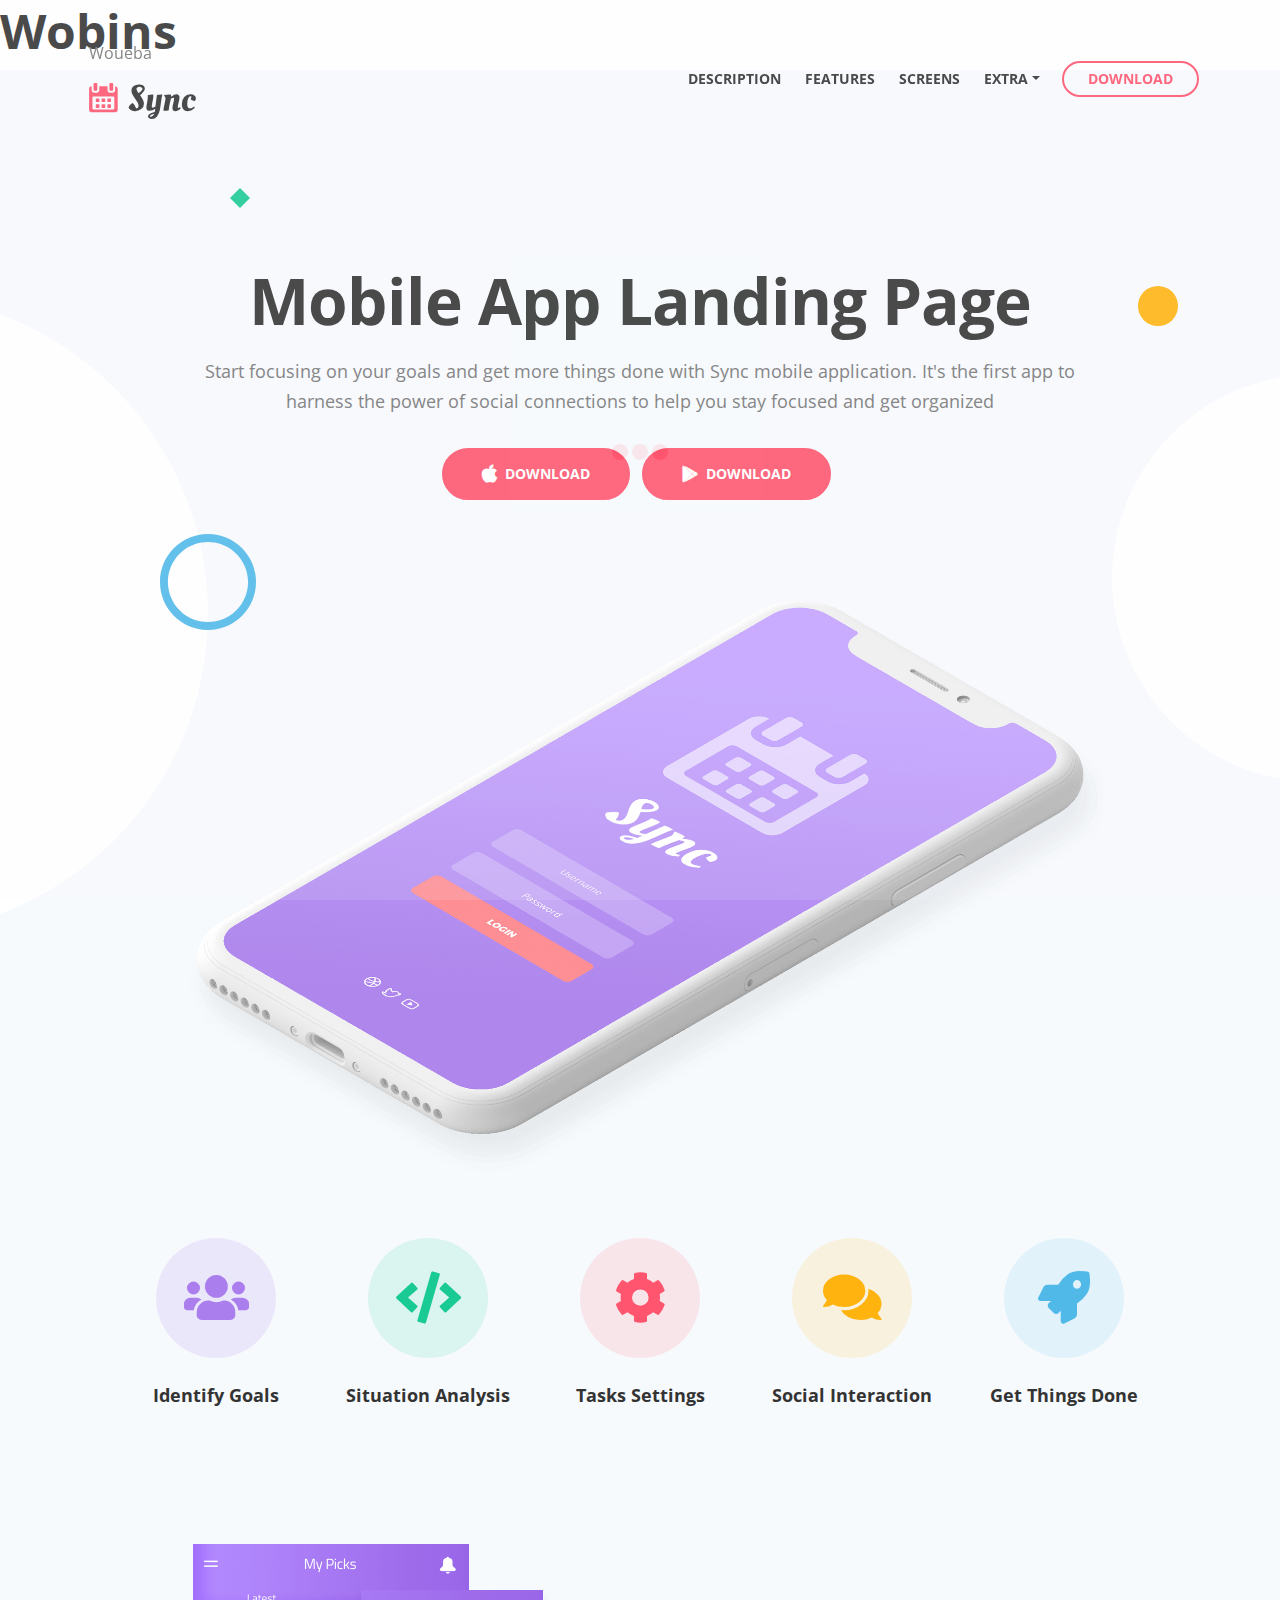
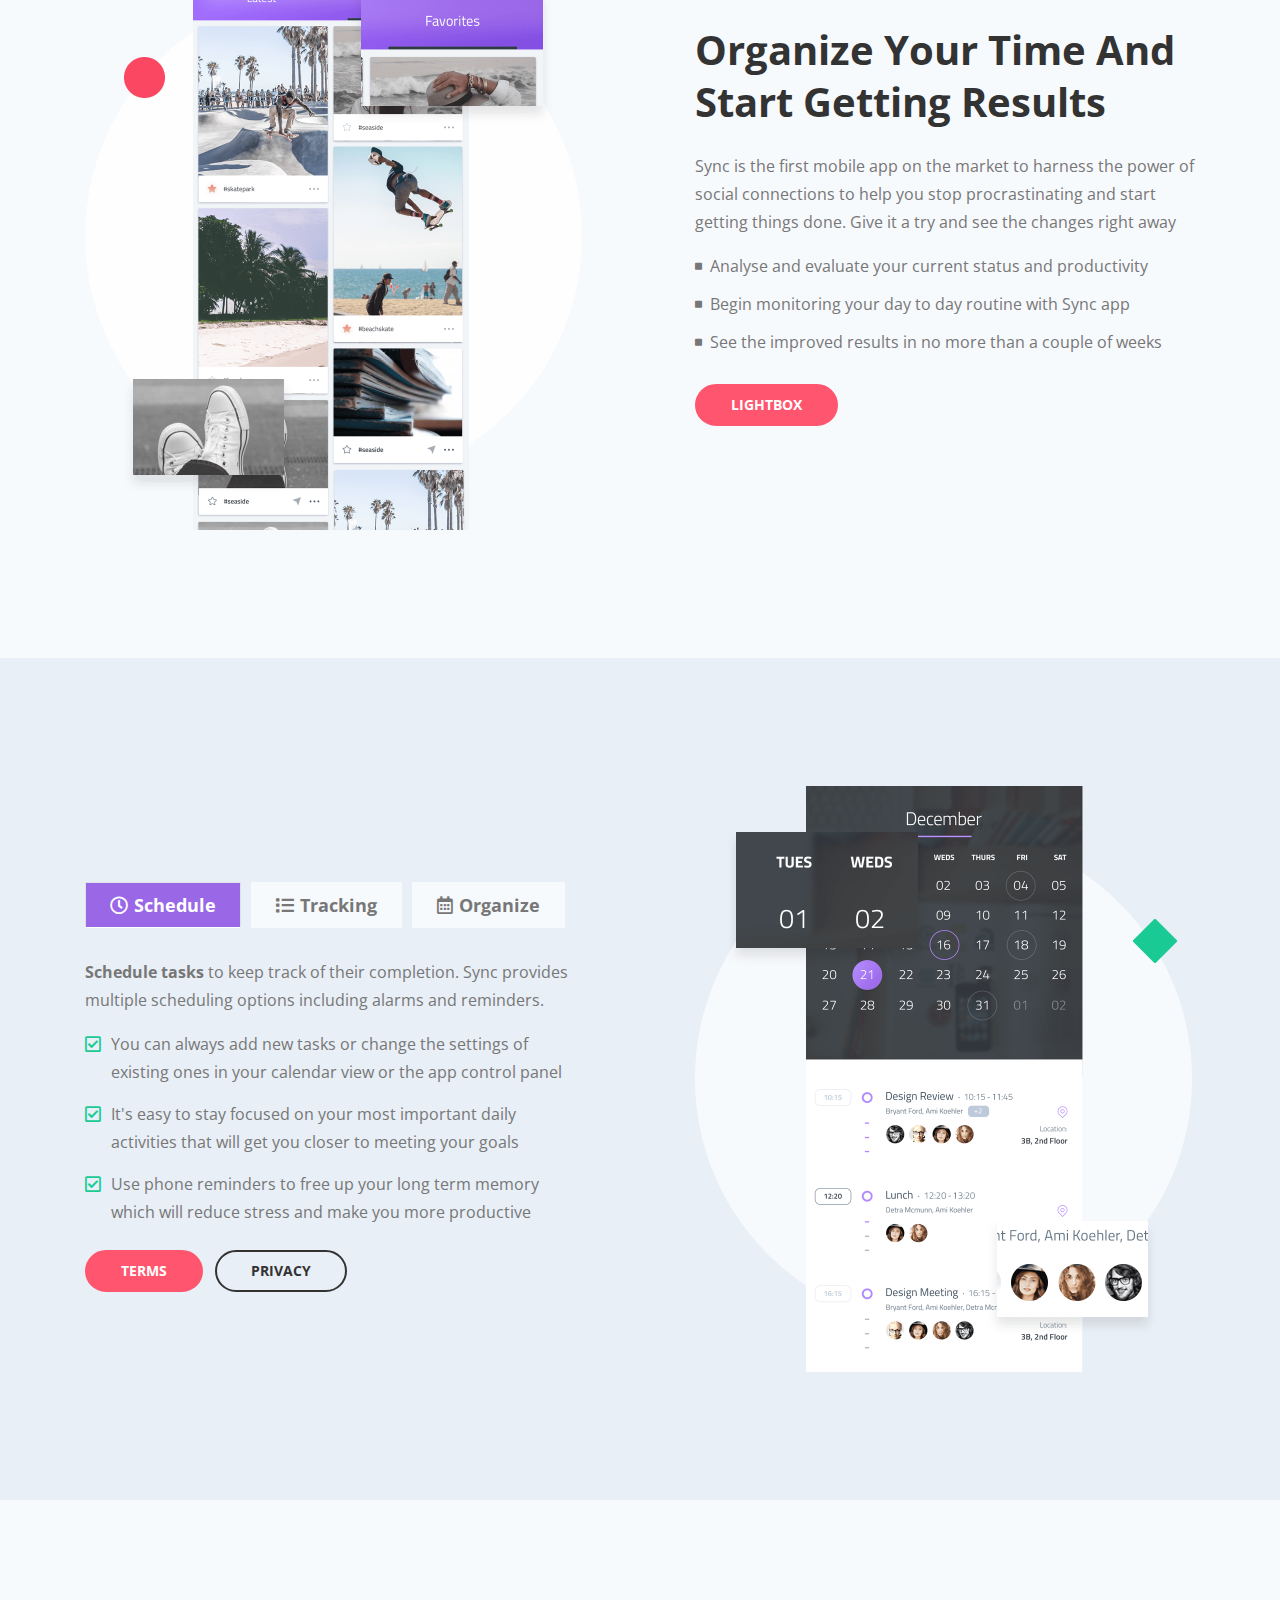
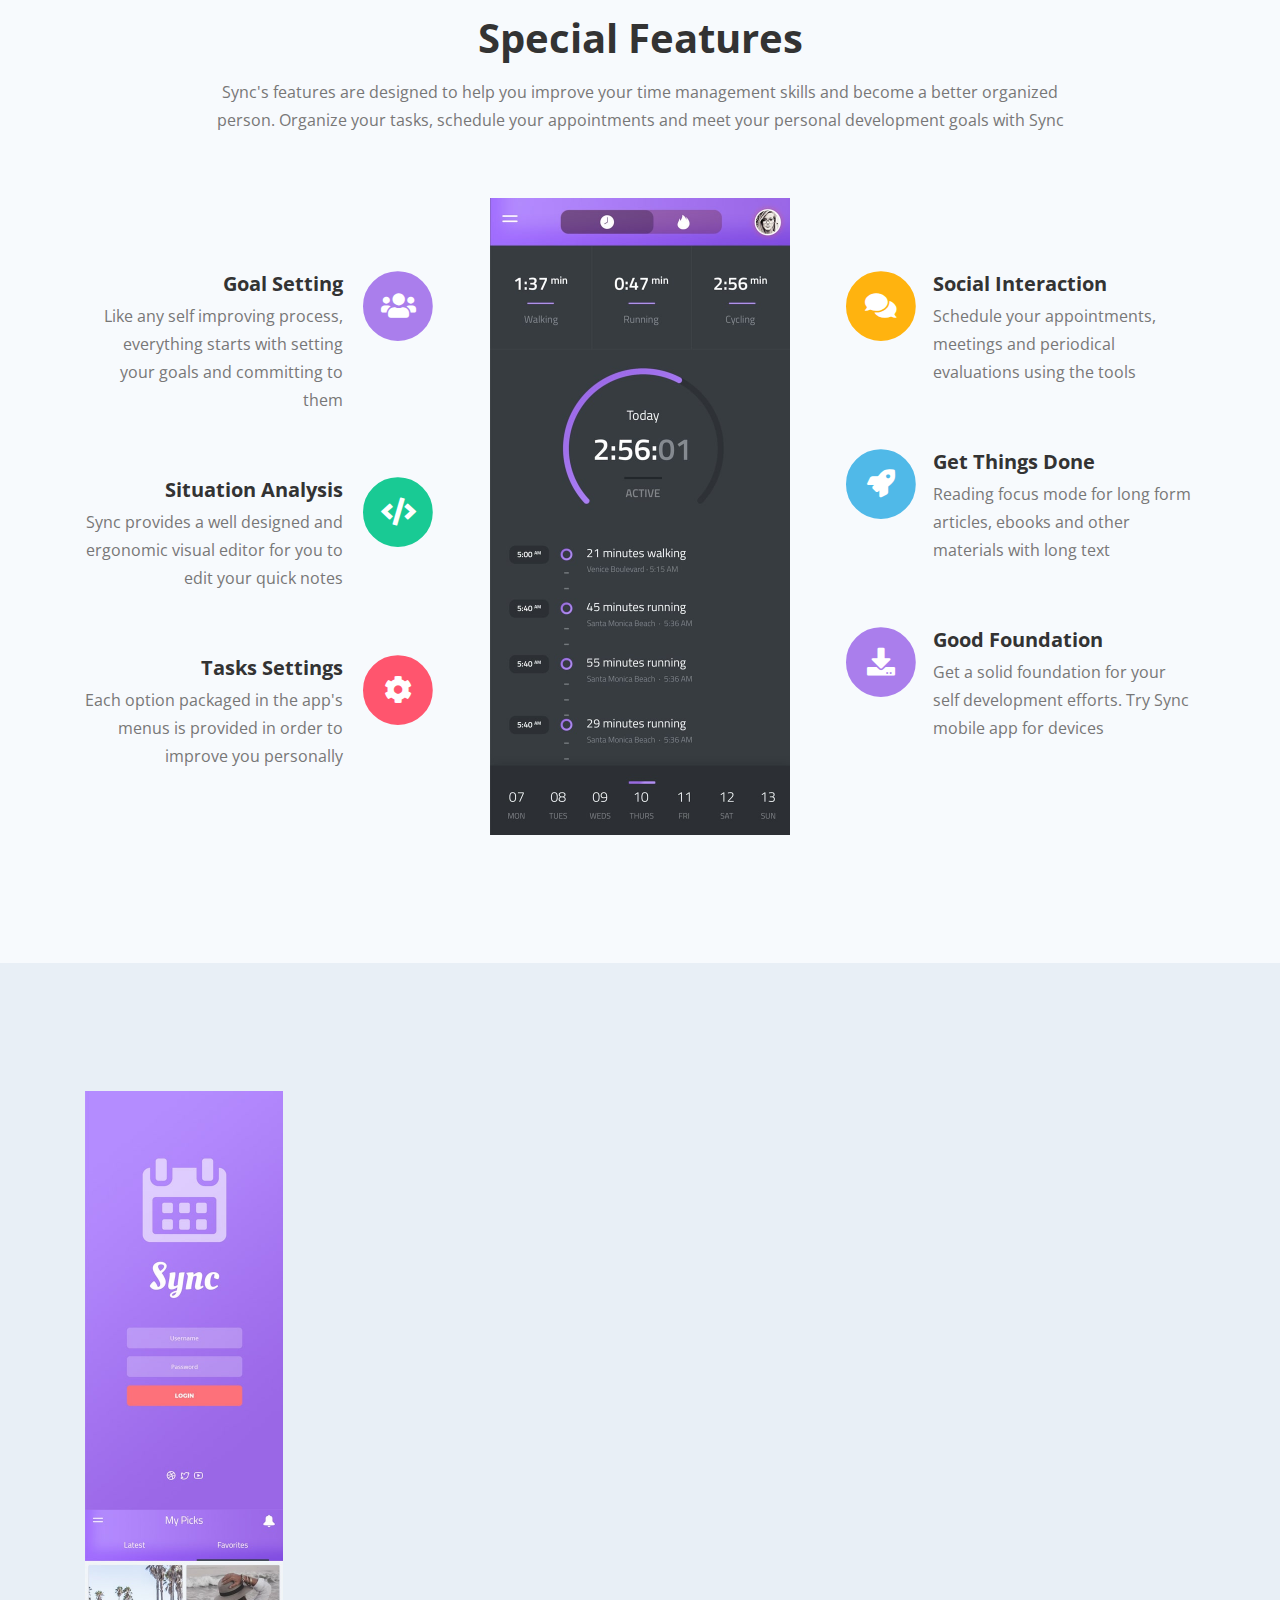
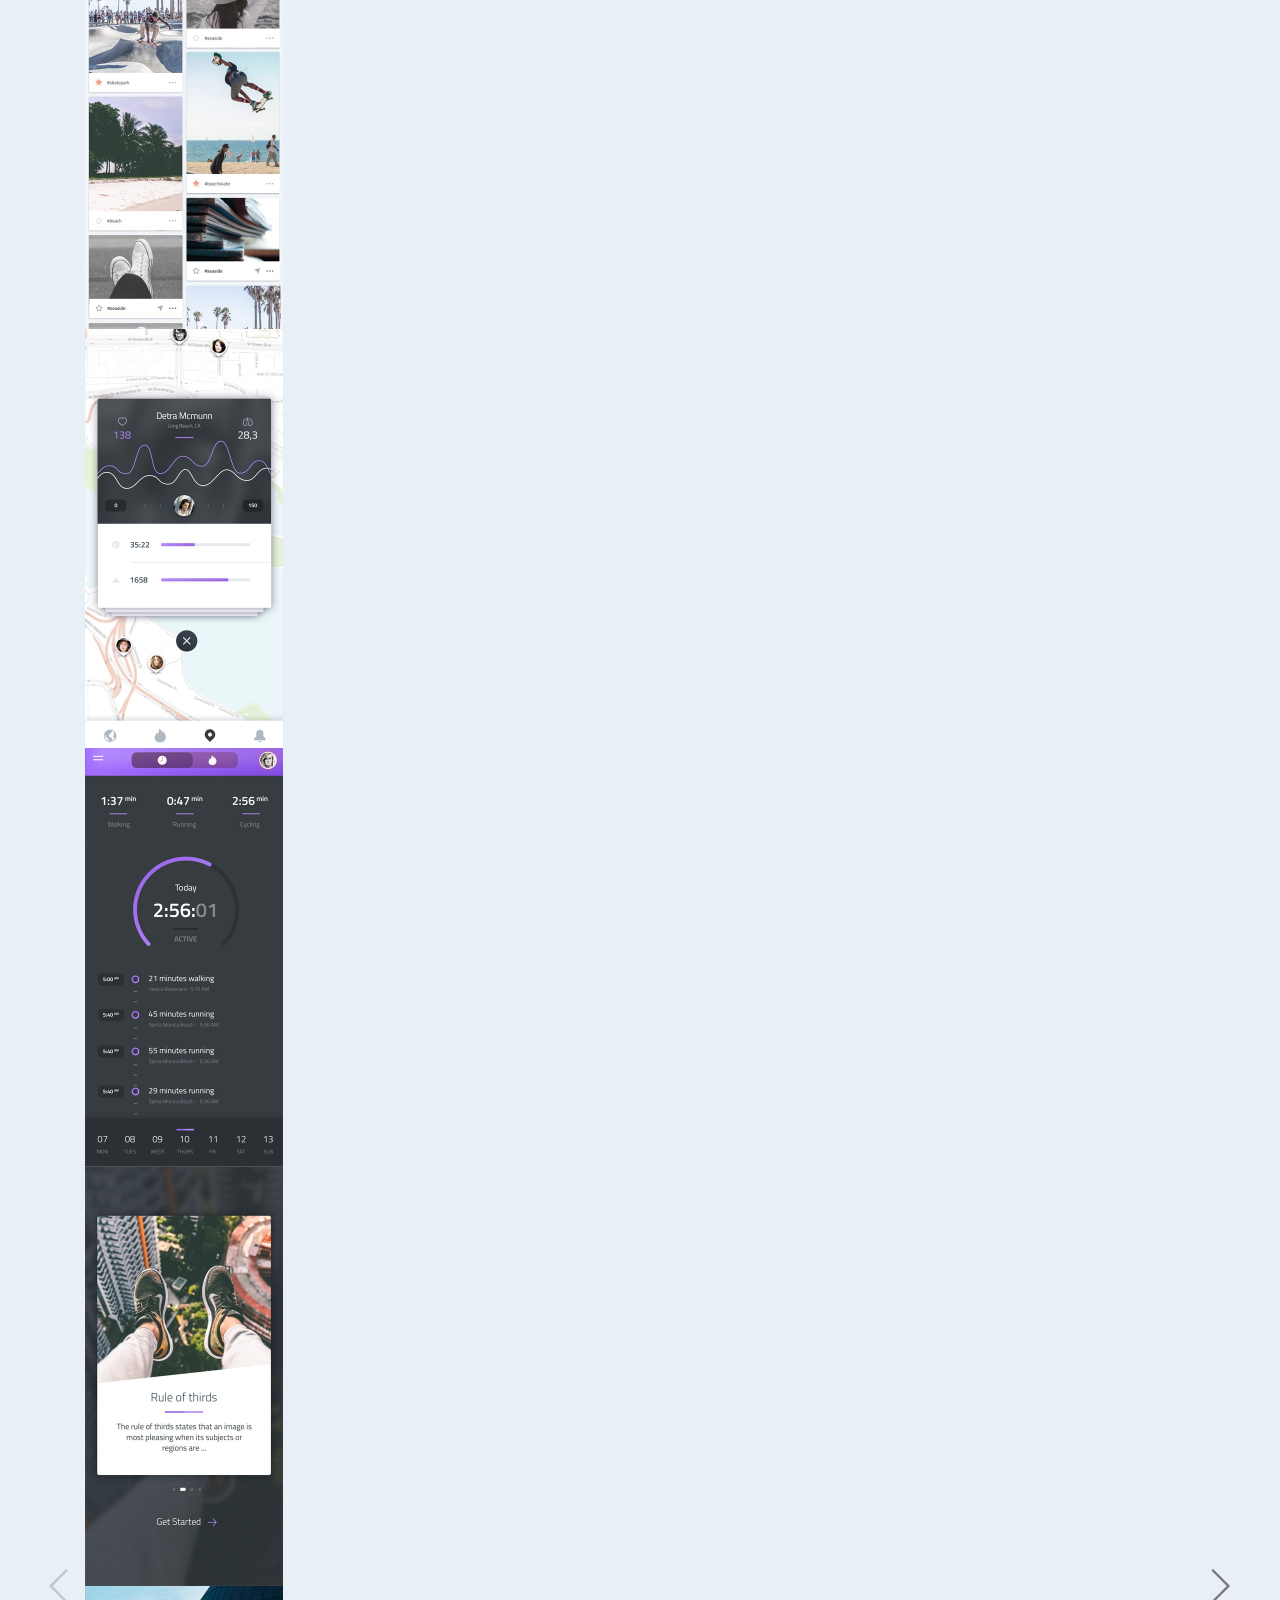
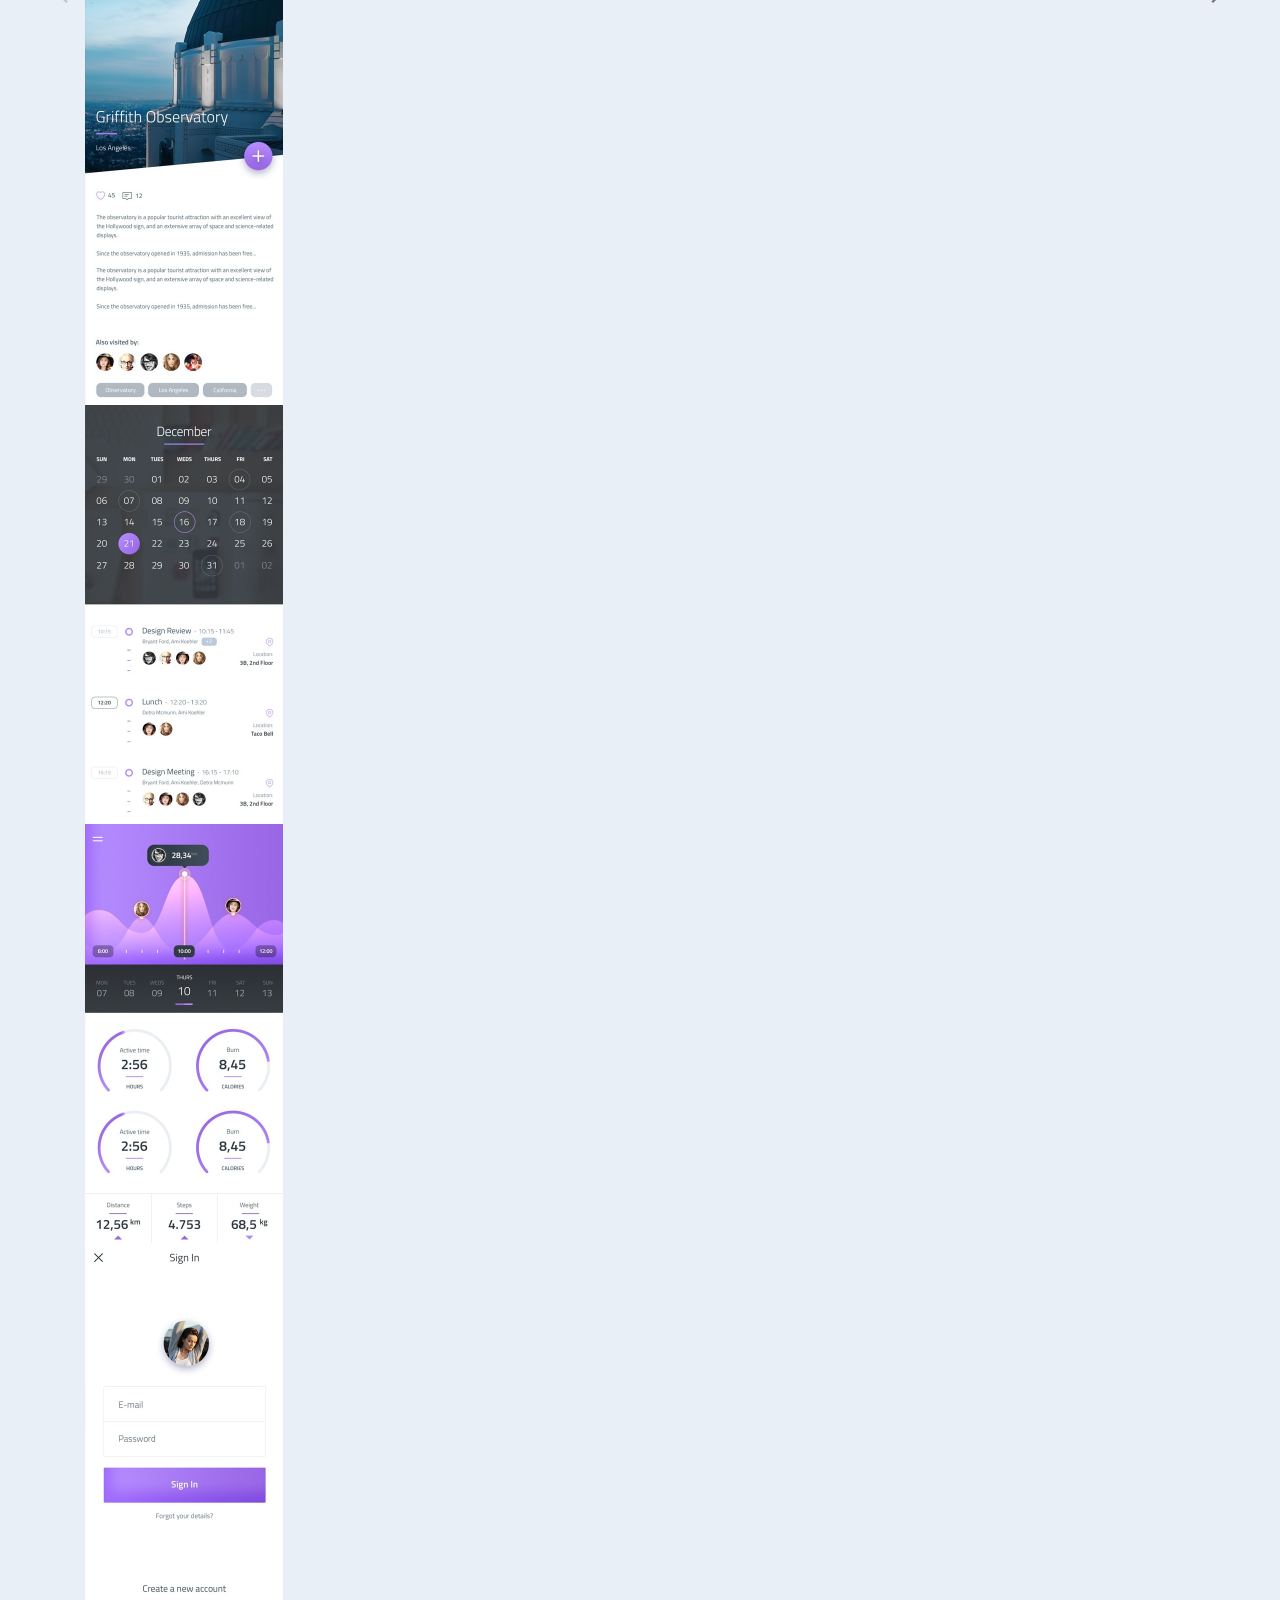
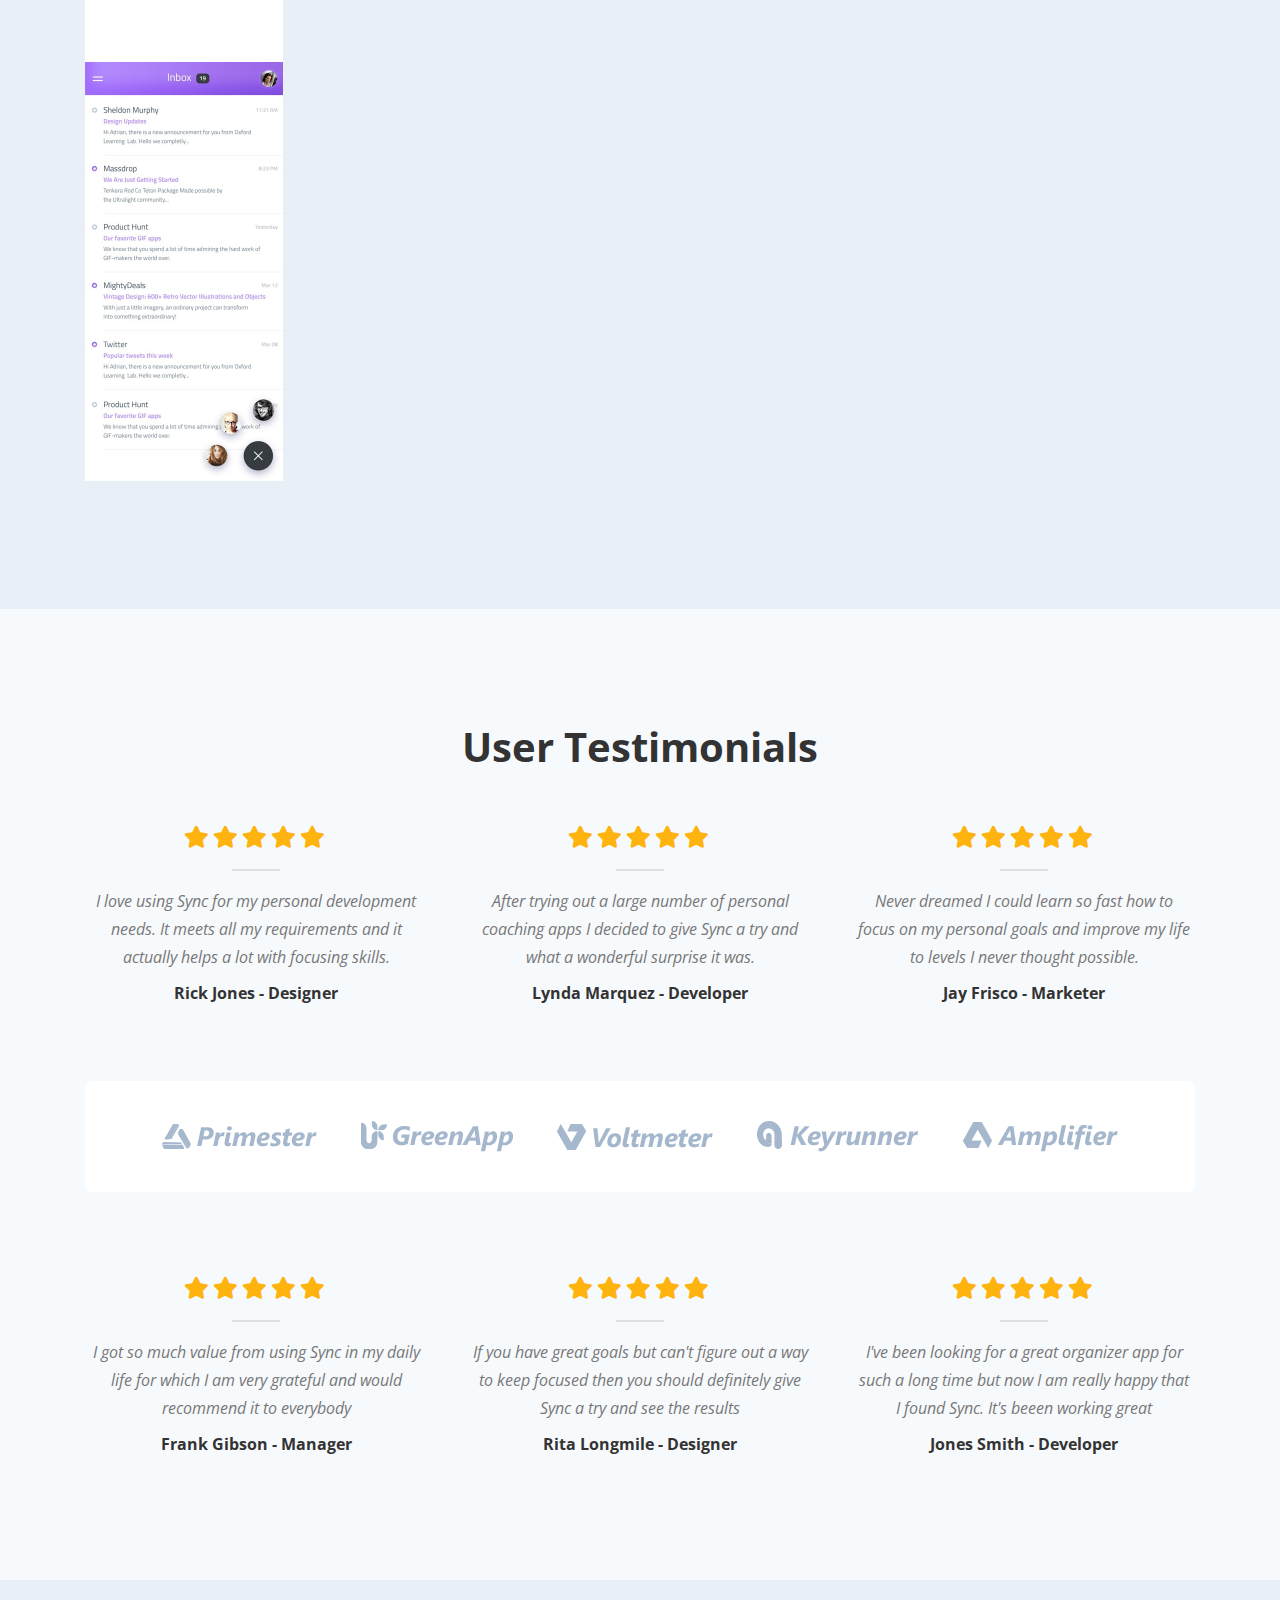
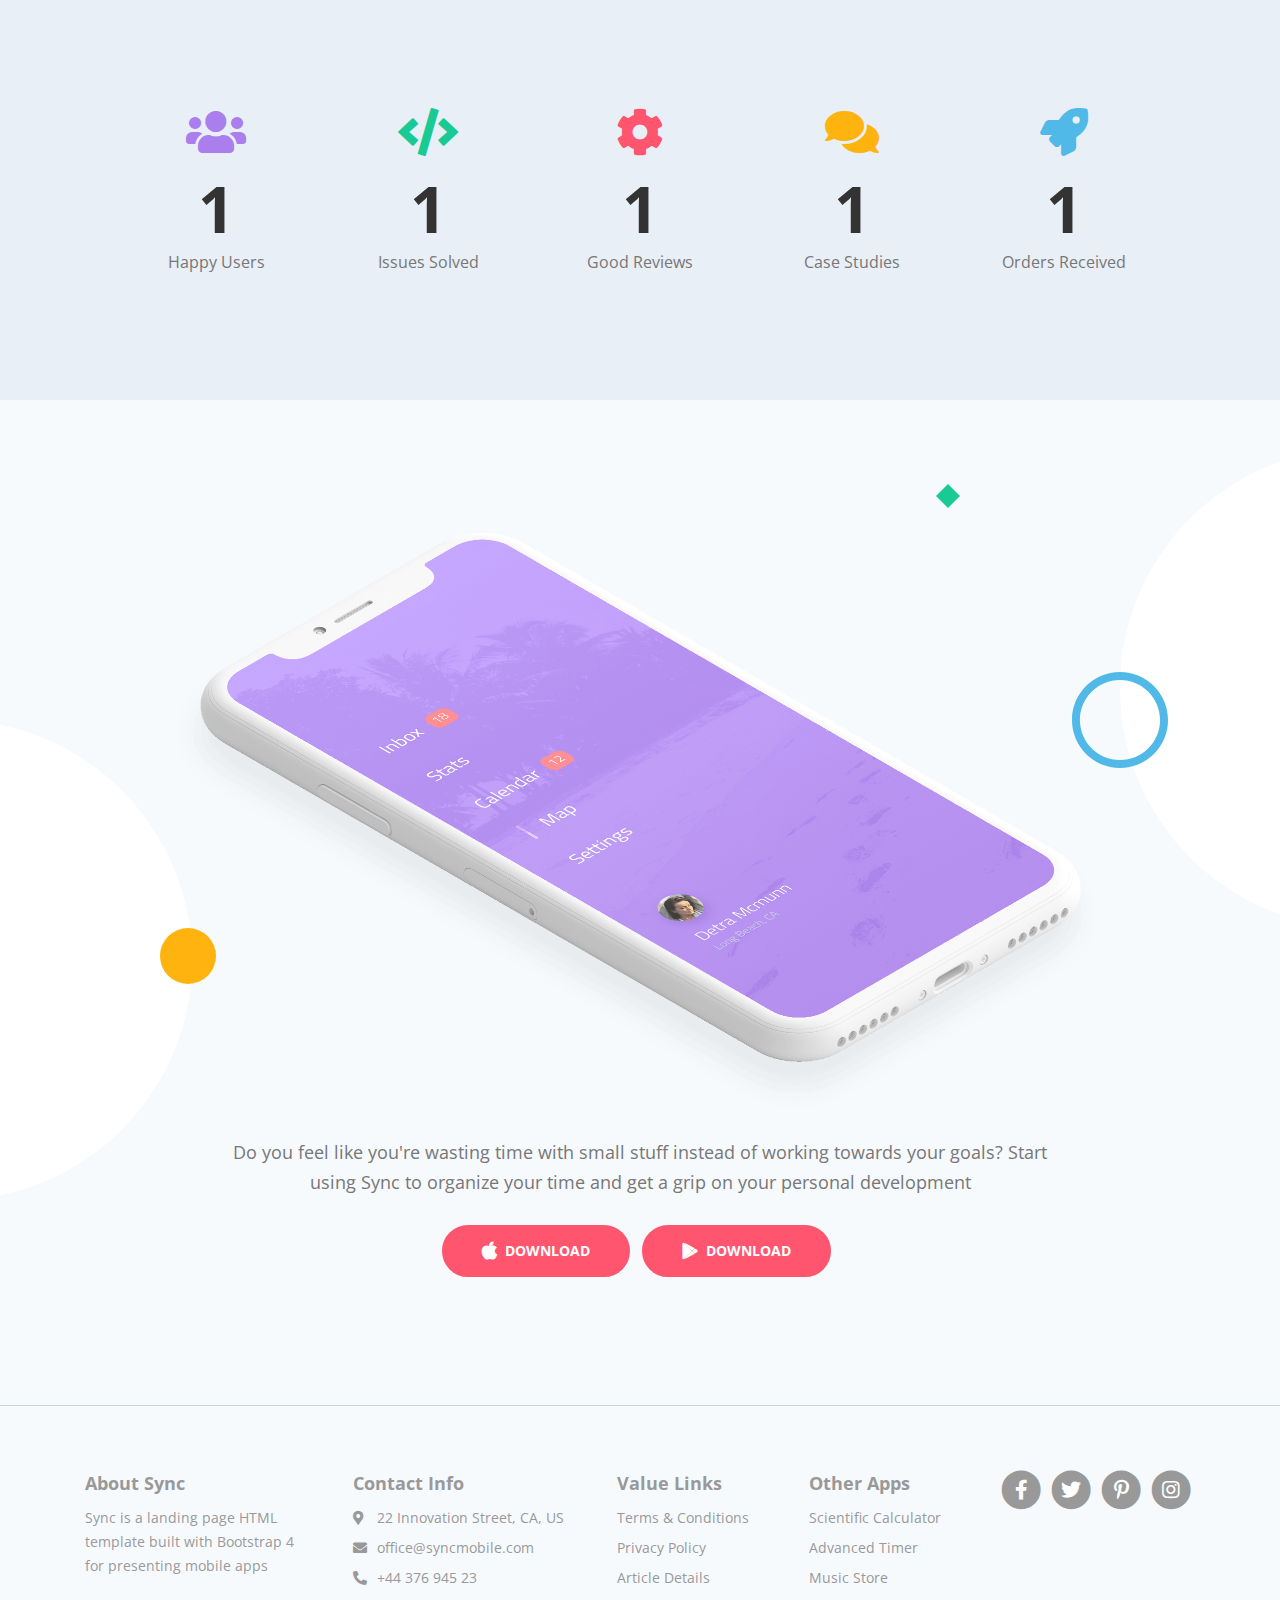
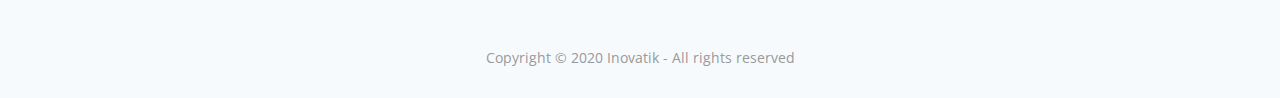
<file: index.html>
<!DOCTYPE html>
<html lang="fr">
<head>
    <meta charset="utf-8">
    <meta name="viewport" content="width=device-width, initial-scale=1, shrink-to-fit=no">
    
    <!-- SEO Meta Tags -->
    <meta name="description" content="Sync is a landing page HTML template built with Bootstrap 4 for presenting mobile apps to the online audience and for getting visitors to become users.">
    <meta name="author" content="Inovatik">

    <!-- OG Meta Tags to improve the way the post looks when you share the page on LinkedIn, Facebook, Google+ -->
	<meta property="og:site_name" content="" /> <!-- website name -->
	<meta property="og:site" content="" /> <!-- website link -->
	<meta property="og:title" content=""/> <!-- title shown in the actual shared post -->
	<meta property="og:description" content="" /> <!-- description shown in the actual shared post -->
	<meta property="og:image" content="" /> <!-- image link, make sure it's jpg -->
	<meta property="og:url" content="" /> <!-- where do you want your post to link to -->
	<meta property="og:type" content="article" />

    <!-- Webpage Title -->
    <title>Sync - Mobile App Landing Page HTML Template</title>
    
    <!-- Styles -->
    <link href="https://fonts.googleapis.com/css?family=Open+Sans:400,400i,700&display=swap&subset=latin-ext" rel="stylesheet">
    <link href="css/bootstrap.css" rel="stylesheet">
    <link href="css/fontawesome-all.css" rel="stylesheet">
    <link href="css/swiper.css" rel="stylesheet">
	<link href="css/magnific-popup.css" rel="stylesheet">
	<link href="css/styles.css" rel="stylesheet">
	
	<!-- Favicon  -->
    <link rel="icon" href="images/favicon.png">
</head>
<body data-spy="scroll" data-target=".fixed-top">
    
    <!-- Preloader -->
	<div class="spinner-wrapper">
        <div class="spinner">
            <div class="bounce1"></div>
            <div class="bounce2"></div>
            <div class="bounce3"></div>
        </div>
    </div>
    <!-- end of preloader -->

<div><h1>Wobins</h1></div>    
    

    <!-- Navigation -->
    <nav class="navbar navbar-expand-lg navbar-dark navbar-custom fixed-top">
        <div class="container">
            <!-- Text Logo - Use this if you don't have a graphic logo -->
            <!-- <a class="navbar-brand logo-text page-scroll" href="index.html">Sync</a> -->

            <!-- Image Logo -->
            <a class="navbar-brand logo-image" href="index.html"><p>Woueba</p><img src="images/logo.svg" alt="alternative"></a> 
            
            <!-- Mobile Menu Toggle Button -->
            <button class="navbar-toggler" type="button" data-toggle="collapse" data-target="#navbarsExampleDefault" aria-controls="navbarsExampleDefault" aria-expanded="false" aria-label="Toggle navigation">
                <span class="navbar-toggler-awesome fas fa-bars"></span>
                <span class="navbar-toggler-awesome fas fa-times"></span>
            </button>
            <!-- end of mobile menu toggle button -->

            <div class="collapse navbar-collapse" id="navbarsExampleDefault">
                <ul class="navbar-nav ml-auto">
                    <li class="nav-item">
                        <a class="nav-link page-scroll" href="#description">DESCRIPTION <span class="sr-only">(current)</span></a>
                    </li>
                    <li class="nav-item">
                        <a class="nav-link page-scroll" href="#features">FEATURES</a>
                    </li>
                    <li class="nav-item">
                        <a class="nav-link page-scroll" href="#screens">SCREENS</a>
                    </li>

                    <!-- Dropdown Menu -->          
                    <li class="nav-item dropdown">
                        <a class="nav-link dropdown-toggle page-scroll" id="navbarDropdown" role="button" aria-haspopup="true" aria-expanded="false">EXTRA</a>
                        <div class="dropdown-menu" aria-labelledby="navbarDropdown">
                            <a class="dropdown-item" href="article-details.html"><span class="item-text">ARTICLE DETAILS</span></a>
                            <div class="dropdown-divider"></div>
                            <a class="dropdown-item" href="terms-conditions.html"><span class="item-text">TERMS CONDITIONS</span></a>
                            <div class="dropdown-divider"></div>
                            <a class="dropdown-item" href="privacy-policy.html"><span class="item-text">PRIVACY POLICY</span></a>
                        </div>
                    </li>
                    <!-- end of dropdown menu -->
                </ul>
                <span class="nav-item">
                    <a class="btn-outline-sm page-scroll" href="#download">DOWNLOAD</a>
                </span>
            </div>
        </div> <!-- end of container -->
    </nav> <!-- end of navbar -->
    <!-- end of navigation -->


    <!-- Header -->
    <header class="header">
        <div class="container">
            <div class="row">
                <div class="col-lg-12">
                    <div class="text-container">
                        <h1>Mobile App Landing Page</h1>
                        <p class="p-large p-heading">Start focusing on your goals and get more things done with Sync mobile application. It's the first app to harness the power of social connections to help you stay focused and get organized</p>
                        <a class="btn-solid-lg" href="#your-link"><i class="fab fa-apple"></i>DOWNLOAD</a>
                        <a class="btn-solid-lg" href="#your-link"><i class="fab fa-google-play"></i>DOWNLOAD</a>
                    </div> <!-- end of text-container -->
                </div> <!-- end of col -->
            </div> <!-- end of row -->
            <div class="row">
                <div class="col-lg-12">
                    <div class="image-container">
                        <img class="img-fluid" src="images/header-iphone.png" alt="alternative">
                    </div> <!-- end of text-container -->
                </div> <!-- end of col -->
            </div> <!-- end of row -->
        </div> <!-- end of container -->
        <div class="deco-white-circle-1">
            <img src="images/decorative-white-circle.svg" alt="alternative">
        </div> <!-- end of deco-white-circle-1 -->
        <div class="deco-white-circle-2">
            <img src="images/decorative-white-circle.svg" alt="alternative">
        </div> <!-- end of deco-white-circle-2 -->
        <div class="deco-blue-circle">
            <img src="images/decorative-blue-circle.svg" alt="alternative">
        </div> <!-- end of deco-blue-circle -->
        <div class="deco-yellow-circle">
            <img src="images/decorative-yellow-circle.svg" alt="alternative">
        </div> <!-- end of deco-yellow-circle -->
        <div class="deco-green-diamond">
            <img src="images/decorative-green-diamond.svg" alt="alternative">
        </div> <!-- end of deco-yellow-circle -->
    </header> <!-- end of header -->
    <!-- end of header -->


    <!-- Small Features -->
    <div class="cards-1">
        <div class="container">
            <div class="row">
                <div class="col-lg-12">
                    
                    <!-- Card -->
                    <div class="card">
                        <div class="card-image">
                            <i class="fas fa-users"></i>
                        </div>
                        <div class="card-body">
                            <h5 class="card-title">Identify Goals</h5>
                        </div>
                    </div>
                    <!-- end of card -->

                    <!-- Card -->
                    <div class="card">
                        <div class="card-image green">
                            <i class="fas fa-code"></i>
                        </div>
                        <div class="card-body">
                            <h5 class="card-title">Situation Analysis</h5>
                        </div>
                    </div>
                    <!-- end of card -->

                    <!-- Card -->
                    <div class="card">
                        <div class="card-image red">
                            <i class="fas fa-cog"></i>
                        </div>
                        <div class="card-body">
                            <h5 class="card-title">Tasks Settings</h5>
                        </div>
                    </div>
                    <!-- end of card -->

                    <!-- Card -->
                    <div class="card">
                        <div class="card-image yellow">
                            <i class="fas fa-comments"></i>
                        </div>
                        <div class="card-body">
                            <h5 class="card-title">Social Interaction</h5>
                        </div>
                    </div>
                    <!-- end of card -->

                    <!-- Card -->
                    <div class="card">
                        <div class="card-image blue">
                            <i class="fas fa-rocket"></i>
                        </div>
                        <div class="card-body">
                            <h5 class="card-title">Get Things Done</h5>
                        </div>
                    </div>
                    <!-- end of card -->

                </div> <!-- end of col -->
            </div> <!-- end of row -->
        </div> <!-- end of container -->
    </div> <!-- end of cards-1 -->
    <!-- end of small features -->


    <!-- Description 1 -->
    <div id="description" class="basic-1">
        <div class="container">
            <div class="row">
                <div class="col-lg-6">
                    <div class="image-container">
                        <img class="img-fluid" src="images/description-1-app.png" alt="alternative">
                    </div> <!-- end of image-container -->
                </div> <!-- end of col -->
                <div class="col-lg-6">
                    <div class="text-container">
                        <h2>Organize Your Time And Start Getting Results</h2>
                        <p>Sync is the first mobile app on the market to harness the power of social connections to help you stop procrastinating and start getting things done. Give it a try and see the changes right away</p>
                        <ul class="list-unstyled li-space-lg">
                            <li class="media">
                                <i class="fas fa-square"></i>
                                <div class="media-body">Analyse and evaluate your current status and productivity</div>
                            </li>
                            <li class="media">
                                <i class="fas fa-square"></i>
                                <div class="media-body">Begin monitoring your day to day routine with Sync app</div>
                            </li>
                            <li class="media">
                                <i class="fas fa-square"></i>
                                <div class="media-body">See the improved results in no more than a couple of weeks</div>
                            </li>
                        </ul>
                        <a class="btn-solid-reg popup-with-move-anim" href="#description-1-details-lightbox">LIGHTBOX</a>
                    </div> <!-- end of text-container -->
                </div> <!-- end of col -->
            </div> <!-- end of row -->
        </div> <!-- end of container -->
    </div> <!-- end of basic-1 -->
    <!-- end of description 1 -->

    
    <!-- Description 1 Details Lightbox -->
	<!-- Details Lightbox -->
	<div id="description-1-details-lightbox" class="lightbox-basic zoom-anim-dialog mfp-hide">
        <div class="row">
            <button title="Close (Esc)" type="button" class="mfp-close x-button">×</button>
			<div class="col-lg-8">
                <div class="image-container">
                    <img class="img-fluid" src="images/description-1-details-lightbox.jpg" alt="alternative">
                </div> <!-- end of image-container -->
			</div>
			<div class="col-lg-4">
                <h3>Goals Setting</h3>
				<hr>
                <p>The app can easily help you track your personal development evolution if you take the time to set it up.</p>
                <h4>User Feedback</h4>
                <p>This is a great app which can help you save time and make your live easier. And it will help improve your productivity.</p>
                <ul class="list-unstyled li-space-lg">
                    <li class="media">
                        <i class="far fa-check-square"></i><div class="media-body">Splash screen panel</div>
                    </li>
                    <li class="media">
                        <i class="far fa-check-square"></i><div class="media-body">Statistics graph report</div>
                    </li>
                    <li class="media">
                        <i class="far fa-check-square"></i><div class="media-body">Events calendar layout</div>
                    </li>
                    <li class="media">
                        <i class="far fa-check-square"></i><div class="media-body">Location details screen</div>
                    </li>
                    <li class="media">
                        <i class="far fa-check-square"></i><div class="media-body">Onboarding steps interface</div>
                    </li>
                </ul>
                <a class="btn-solid-reg mfp-close page-scroll" href="#download">DOWNLOAD</a> <button class="btn-outline-reg mfp-close as-button" type="button">BACK</button>
			</div>
		</div> <!-- end of row -->
    </div> <!-- end of lightbox-basic -->
    <!-- end of details lightbox -->
    <!-- end of description 1 details lightbox -->



    <!-- Description 2 -->
    <div class="tabs">
        <div class="container">
            <div class="row">
                <div class="col-lg-6">
                    <div class="tabs-container">

                        <!-- Tabs Links -->
                        <ul class="nav nav-tabs" id="cedoTabs" role="tablist">
                            <li class="nav-item">
                                <a class="nav-link active" id="nav-tab-1" data-toggle="tab" href="#tab-1" role="tab" aria-controls="tab-1" aria-selected="true"><i class="far fa-clock"></i>Schedule</a>
                            </li>
                            <li class="nav-item">
                                <a class="nav-link" id="nav-tab-2" data-toggle="tab" href="#tab-2" role="tab" aria-controls="tab-2" aria-selected="false"><i class="fas fa-list"></i>Tracking</a>
                            </li>
                            <li class="nav-item">
                                <a class="nav-link" id="nav-tab-3" data-toggle="tab" href="#tab-3" role="tab" aria-controls="tab-3" aria-selected="false"><i class="far fa-calendar-alt"></i>Organize</a>
                            </li>
                        </ul>
                        <!-- end of tabs links -->
                        
                        <!-- Tabs Content -->
                        <div class="tab-content" id="cedoTabsContent">
                            <!-- Tab -->
                            <div class="tab-pane fade show active" id="tab-1" role="tabpanel" aria-labelledby="tab-1">
                                <p><strong>Schedule tasks</strong> to keep track of their completion. Sync provides multiple scheduling options including alarms and reminders.</p>
                                <ul class="list-unstyled li-space-lg">
                                    <li class="media">
                                        <i class="far fa-check-square"></i>
                                        <div class="media-body">You can always add new tasks or change the settings of existing ones in your calendar view or the app control panel</div>
                                    </li>
                                    <li class="media">
                                        <i class="far fa-check-square"></i>
                                        <div class="media-body">It's easy to stay focused on your most important daily activities that will get you closer to meeting your goals</div>
                                    </li>
                                    <li class="media">
                                        <i class="far fa-check-square"></i>
                                        <div class="media-body">Use phone reminders to free up your long term memory which will reduce stress and make you more productive</div>
                                    </li>
                                </ul>
                                <a class="btn-solid-reg page-scroll" href="terms-conditions.html">TERMS</a> <a class="btn-outline-reg page-scroll" href="privacy-policy.html">PRIVACY</a>
                            </div> <!-- end of tab-pane -->
                            <!-- end of tab -->

                            <!-- Tab -->
                            <div class="tab-pane fade" id="tab-2" role="tabpanel" aria-labelledby="tab-2">
                                <p><strong>Keep track of everything</strong> and analyse your progress while using the app. In less than a month you should be seeing improved results when it comes to time management and task prioritization</p>
                                <p><strong>Anyone can enjoy the app</strong> no matter their gender, age, occupation or location in the world. Sync's algorithms have been built to be flexible and functional for any person in the world</p>
                                <p><strong>Achieve the impossible</strong> just by carefully monitoring your progress and keeping the app updated with daily operations. It's easier than you think and it only takes a couple of minutes</p>
                                <a class="red" href="terms-conditions.html">Terms & Conditions >></a>
                            </div> <!-- end of tab-pane -->
                            <!-- end of tab -->

                            <!-- Tab -->
                            <div class="tab-pane fade" id="tab-3" role="tabpanel" aria-labelledby="tab-3">
                                <p><strong>Use the power of social interactivity</strong> to keep you motivated and focused on your daily and long term goals. It's revolutionary</p>
                                <ul class="list-unstyled li-space-lg">
                                    <li class="media">
                                        <i class="far fa-check-square"></i>
                                        <div class="media-body">Commiting to something in front of a crowd gives you little room to walk back on your promise and makes you push on</div>
                                    </li>
                                    <li class="media">
                                        <i class="far fa-check-square"></i>
                                        <div class="media-body">No more frustrations of loosing focus and not being efficient. Sync main purpose is to solve just that and make you happy</div>
                                    </li>
                                    <li class="media">
                                        <i class="far fa-check-square"></i>
                                        <div class="media-body">It's the first mobile app that can turn you in a better organized person without the pressure of failing like other systems</div>
                                    </li>
                                    <li class="media">
                                        <i class="far fa-check-square"></i>
                                        <div class="media-body">Recognized by a lot of trainers and life coaches Sync is the number one tool they recommend time management</div>
                                    </li>
                                </ul>
                            </div> <!-- end of tab-pane -->
                            <!-- end of tab -->
                        </div> <!-- end of tab-content -->
                        <!-- end of nav tabs content -->
                    
                    </div> <!-- end of tabs-container -->
                </div> <!-- end of col -->
                <div class="col-lg-6">
                    <div class="image-container">
                        <img class="img-fluid" src="images/description-2-app.png" alt="alternative">
                    </div> <!-- end of image-container -->
                </div> <!-- end of col -->
            </div> <!-- end of row -->
        </div> <!-- end of container -->
    </div> <!-- end of tabs -->
    <!-- end of description 2 -->


    <!-- Features -->
    <div id="features" class="basic-2">
        <div class="container">
            <div class="row">
                <div class="col-lg-12">
                    <h2>Special Features</h2>
                    <p class="p-heading">Sync's features are designed to help you improve your time management skills and become a better organized person. Organize your tasks, schedule your appointments and meet your personal development goals with Sync</p>
                </div> <!-- end of div -->
            </div> <!-- end of div -->
            <div class="row">
                <div class="col-lg-4">
                    <ul class="list-unstyled li-space-lg first">
                        <li class="media">
                            <span class="fa-stack">
                                <i class="fas fa-circle fa-stack-2x"></i>
                                <i class="fas fa-users fa-stack-1x"></i>
                            </span>
                            <div class="media-body">
                                <h4>Goal Setting</h4>
                                <p>Like any self improving process, everything starts with setting your goals and committing to them</p>
                            </div>
                        </li>
                        <li class="media">
                            <span class="fa-stack">
                                <i class="fas fa-circle fa-stack-2x green"></i>
                                <i class="fas fa-code fa-stack-1x"></i>
                            </span>
                            <div class="media-body">
                                <h4>Situation Analysis</h4>
                                <p>Sync provides a well designed and ergonomic visual editor for you to edit your quick notes</p>
                            </div>
                        </li>
                        <li class="media">
                            <span class="fa-stack">
                                <i class="fas fa-circle fa-stack-2x red"></i>
                                <i class="fas fa-cog fa-stack-1x"></i>
                            </span>
                            <div class="media-body">
                                <h4>Tasks Settings</h4>
                                <p>Each option packaged in the app's menus is provided in order to improve you personally</p>
                            </div>
                        </li>
                    </ul>
                </div> <!-- end of col -->
                <div class="col-lg-4">
                    <img class="img-fluid" src="images/features-app.jpg" alt="alternative">
                </div> <!-- end of col -->
                <div class="col-lg-4">
                    <ul class="list-unstyled li-space-lg">
                        <li class="media">
                            <span class="fa-stack">
                                <i class="fas fa-circle fa-stack-2x yellow"></i>
                                <i class="fas fa-comments fa-stack-1x"></i>
                            </span>
                            <div class="media-body">
                                <h4>Social Interaction</h4>
                                <p>Schedule your appointments, meetings and periodical evaluations using the tools</p>
                            </div>
                        </li>
                        <li class="media">
                            <span class="fa-stack">
                                <i class="fas fa-circle fa-stack-2x blue"></i>
                                <i class="fas fa-rocket fa-stack-1x"></i>
                            </span>
                            <div class="media-body">
                                <h4>Get Things Done</h4>
                                <p>Reading focus mode for long form articles, ebooks and other materials with long text</p>
                            </div>
                        </li>
                        <li class="media">
                            <span class="fa-stack">
                                <i class="fas fa-circle fa-stack-2x"></i>
                                <i class="fas fa-download fa-stack-1x"></i>
                            </span>
                            <div class="media-body">
                                <h4>Good Foundation</h4>
                                <p>Get a solid foundation for your self development efforts. Try Sync mobile app for devices</p>
                            </div>
                        </li>
                    </ul>
                </div> <!-- end of col -->
            </div> <!-- end of row -->
        </div> <!-- end of container -->
    </div> <!-- end of basic-2 -->
    <!-- end of features -->


    <!-- Screenshots -->
    <div id="screens" class="slider">
        <div class="container">
            <div class="row">
                <div class="col-lg-12">
                    
                    <!-- Image Slider -->
                    <div class="slider-container">
                        <div class="swiper-container image-slider">
                            <div class="swiper-wrapper">
                                
                                <!-- Slide -->
                                <div class="swiper-slide">
                                    <a href="images/screenshot-1.jpg" class="popup-link" data-effect="fadeIn">
                                        <img class="img-fluid" src="images/screenshot-1.jpg" alt="alternative">
                                    </a>
                                </div>
                                <!-- end of slide -->

                                <!-- Slide -->
                                <div class="swiper-slide">
                                    <a href="images/screenshot-2.jpg" class="popup-link" data-effect="fadeIn">
                                        <img class="img-fluid" src="images/screenshot-2.jpg" alt="alternative">
                                    </a>
                                </div>
                                <!-- end of slide -->

                                <!-- Slide -->
                                <div class="swiper-slide">
                                    <a href="images/screenshot-3.jpg" class="popup-link" data-effect="fadeIn">
                                        <img class="img-fluid" src="images/screenshot-3.jpg" alt="alternative">
                                    </a>
                                </div>
                                <!-- end of slide -->

                                <!-- Slide -->
                                <div class="swiper-slide">
                                    <a href="images/screenshot-4.jpg" class="popup-link" data-effect="fadeIn">
                                        <img class="img-fluid" src="images/screenshot-4.jpg" alt="alternative">
                                    </a>
                                </div>
                                <!-- end of slide -->

                                <!-- Slide -->
                                <div class="swiper-slide">
                                    <a href="images/screenshot-5.jpg" class="popup-link" data-effect="fadeIn">
                                        <img class="img-fluid" src="images/screenshot-5.jpg" alt="alternative">
                                    </a>
                                </div>
                                <!-- end of slide -->

                                <!-- Slide -->
                                <div class="swiper-slide">
                                    <a href="images/screenshot-1.jpg" class="popup-link" data-effect="fadeIn">
                                        <img class="img-fluid" src="images/screenshot-6.jpg" alt="alternative">
                                    </a>
                                </div>
                                <!-- end of slide -->

                                <!-- Slide -->
                                <div class="swiper-slide">
                                    <a href="images/screenshot-2.jpg" class="popup-link" data-effect="fadeIn">
                                        <img class="img-fluid" src="images/screenshot-7.jpg" alt="alternative">
                                    </a>
                                </div>
                                <!-- end of slide -->

                                <!-- Slide -->
                                <div class="swiper-slide">
                                    <a href="images/screenshot-3.jpg" class="popup-link" data-effect="fadeIn">
                                        <img class="img-fluid" src="images/screenshot-8.jpg" alt="alternative">
                                    </a>
                                </div>
                                <!-- end of slide -->

                                <!-- Slide -->
                                <div class="swiper-slide">
                                    <a href="images/screenshot-4.jpg" class="popup-link" data-effect="fadeIn">
                                        <img class="img-fluid" src="images/screenshot-9.jpg" alt="alternative">
                                    </a>
                                </div>
                                <!-- end of slide -->

                                <!-- Slide -->
                                <div class="swiper-slide">
                                    <a href="images/screenshot-5.jpg" class="popup-link" data-effect="fadeIn">
                                        <img class="img-fluid" src="images/screenshot-10.jpg" alt="alternative">
                                    </a>
                                </div>
                                <!-- end of slide -->
                                
                            </div> <!-- end of swiper-wrapper -->

                            <!-- Add Arrows -->
                            <div class="swiper-button-next"></div>
                            <div class="swiper-button-prev"></div>
                            <!-- end of add arrows -->

                        </div> <!-- end of swiper-container -->
                    </div> <!-- end of slider-container -->
                    <!-- end of image slider -->

                </div> <!-- end of col -->
            </div> <!-- end of row -->
        </div> <!-- end of container -->
    </div> <!-- end of slider -->
    <!-- end of screenshots -->


    <!-- Testimonials -->
    <div class="cards-2">
        <div class="container">
            <div class="row">
                <div class="col-lg-12">
                    <h2>User Testimonials</h2>
                </div> <!-- end of col -->
            </div> <!-- end of row -->
            <div class="row">
                <div class="col-lg-12">

                    <!-- Card -->
                    <div class="card">
                        <div class="card-image">
                            <i class="fas fa-star"></i><i class="fas fa-star"></i><i class="fas fa-star"></i><i class="fas fa-star"></i><i class="fas fa-star"></i>
                            <hr class="testimonial-line">
                        </div>
                        <div class="card-body">
                            <div class="testimonial-text">I love using Sync for my personal development needs. It meets all my requirements and it actually helps a lot with focusing skills.</div>
                            <div class="testimonial-author">Rick Jones - Designer</div>
                        </div>
                    </div>
                    <!-- end of card -->

                    <!-- Card -->
                    <div class="card">
                        <div class="card-image">
                            <i class="fas fa-star"></i><i class="fas fa-star"></i><i class="fas fa-star"></i><i class="fas fa-star"></i><i class="fas fa-star"></i>
                            <hr class="testimonial-line">
                        </div>
                        <div class="card-body">
                            <div class="testimonial-text">After trying out a large number of personal coaching apps I decided to give Sync a try and what a wonderful surprise it was.</div>
                            <div class="testimonial-author">Lynda Marquez - Developer</div>
                        </div>
                    </div>
                    <!-- end of card -->

                    <!-- Card -->
                    <div class="card">
                        <div class="card-image">
                            <i class="fas fa-star"></i><i class="fas fa-star"></i><i class="fas fa-star"></i><i class="fas fa-star"></i><i class="fas fa-star"></i>
                            <hr class="testimonial-line">
                        </div>
                        <div class="card-body">
                            <div class="testimonial-text">Never dreamed I could learn so fast how to focus on my personal goals and improve my life to levels I never thought possible.</div>
                            <div class="testimonial-author">Jay Frisco - Marketer</div>
                        </div>
                    </div>
                    <!-- end of card -->

                </div> <!-- end of col -->
            </div> <!-- end of row -->
            <div class="row">
                <div class="col-lg-12">
                    <div class="image-container">
                        <img class="img-fluid" src="images/customer-logo-1.png" alt="alternative">
                        <img class="img-fluid" src="images/customer-logo-2.png" alt="alternative">
                        <img class="img-fluid" src="images/customer-logo-3.png" alt="alternative">
                        <img class="img-fluid" src="images/customer-logo-4.png" alt="alternative">
                        <img class="img-fluid" src="images/customer-logo-5.png" alt="alternative">
                    </div> <!-- end of image-container -->
                </div> <!-- end of col -->
            </div> <!-- end of row -->
            <div class="row">
                <div class="col-lg-12">

                    <!-- Card -->
                    <div class="card">
                        <div class="card-image">
                            <i class="fas fa-star"></i><i class="fas fa-star"></i><i class="fas fa-star"></i><i class="fas fa-star"></i><i class="fas fa-star"></i>
                            <hr class="testimonial-line">
                        </div>
                        <div class="card-body">
                            <div class="testimonial-text">I got so much value from using Sync in my daily life for which I am very grateful and would recommend it to everybody</div>
                            <div class="testimonial-author">Frank Gibson - Manager</div>
                        </div>
                    </div>
                    <!-- end of card -->

                    <!-- Card -->
                    <div class="card">
                        <div class="card-image">
                            <i class="fas fa-star"></i><i class="fas fa-star"></i><i class="fas fa-star"></i><i class="fas fa-star"></i><i class="fas fa-star"></i>
                            <hr class="testimonial-line">
                        </div>
                        <div class="card-body">
                            <div class="testimonial-text">If you have great goals but can't figure out a way to keep focused then you should definitely give Sync a try and see the results</div>
                            <div class="testimonial-author">Rita Longmile - Designer</div>
                        </div>
                    </div>
                    <!-- end of card -->

                    <!-- Card -->
                    <div class="card">
                        <div class="card-image">
                            <i class="fas fa-star"></i><i class="fas fa-star"></i><i class="fas fa-star"></i><i class="fas fa-star"></i><i class="fas fa-star"></i>
                            <hr class="testimonial-line">
                        </div>
                        <div class="card-body">
                            <div class="testimonial-text">I've been looking for a great organizer app for such a long time but now I am really happy that I found Sync. It's beeen working great</div>
                            <div class="testimonial-author">Jones Smith - Developer</div>
                        </div>
                    </div>
                    <!-- end of card -->

                </div> <!-- end of col -->
            </div> <!-- end of row -->
        </div> <!-- end of container -->
    </div> <!-- end of cards-2 -->
    <!-- end of testimonials -->


    <!-- Statistics -->
    <div class="counter">
        <div class="container">
            <div class="row">
                <div class="col-lg-12">
                    
                    <!-- Counter -->
                    <div id="counter">
                        <div class="cell">
                            <i class="fas fa-users"></i>
                            <div class="counter-value number-count" data-count="231">1</div>
                            <p class="counter-info">Happy Users</p>
                        </div>
                        <div class="cell">
                            <i class="fas fa-code green"></i>
                            <div class="counter-value number-count" data-count="385">1</div>
                            <p class="counter-info">Issues Solved</p>
                        </div>
                        <div class="cell">
                            <i class="fas fa-cog red"></i>
                            <div class="counter-value number-count" data-count="159">1</div>
                            <p class="counter-info">Good Reviews</p>
                        </div>
                        <div class="cell">
                            <i class="fas fa-comments yellow"></i>
                            <div class="counter-value number-count" data-count="127">1</div>
                            <p class="counter-info">Case Studies</p>
                        </div>
                        <div class="cell">
                            <i class="fas fa-rocket blue"></i>
                            <div class="counter-value number-count" data-count="211">1</div>
                            <p class="counter-info">Orders Received</p>
                        </div>
                    </div>
                    <!-- end of counter -->

                </div> <!-- end of col -->
            </div> <!-- end of row -->
        </div> <!-- end of container -->
    </div> <!-- end of counter -->
    <!-- end of statistics -->


    <!-- Download -->
    <div id="download" class="basic-3">
        <div class="container">
            <div class="row">
                <div class="col-lg-12">
                    <div class="image-container">
                        <img class="img-fluid" src="images/download-iphone.png" alt="alternative">
                    </div> <!-- end of image-container -->
                    <p class="p-large">Do you feel like you're wasting time with small stuff instead of working towards your goals? Start using Sync to organize your time and get a grip on your personal development</p>
                    <a class="btn-solid-lg" href="#your-link"><i class="fab fa-apple"></i>DOWNLOAD</a>
                    <a class="btn-solid-lg" href="#your-link"><i class="fab fa-google-play"></i>DOWNLOAD</a>
                </div> <!-- end of col -->
            </div> <!-- end of row -->
        </div> <!-- end of container -->
        <div class="deco-white-circle-1">
            <img src="images/decorative-white-circle.svg" alt="alternative">
        </div> <!-- end of deco-white-circle-1 -->
        <div class="deco-white-circle-2">
            <img src="images/decorative-white-circle.svg" alt="alternative">
        </div> <!-- end of deco-white-circle-2 -->
        <div class="deco-blue-circle">
            <img src="images/decorative-blue-circle.svg" alt="alternative">
        </div> <!-- end of deco-blue-circle -->
        <div class="deco-yellow-circle">
            <img src="images/decorative-yellow-circle.svg" alt="alternative">
        </div> <!-- end of deco-yellow-circle -->
        <div class="deco-green-diamond">
            <img src="images/decorative-green-diamond.svg" alt="alternative">
        </div> <!-- end of deco-yellow-circle -->
    </div> <!-- end of basic-3 -->
    <!-- end of download -->


    <!-- Footer -->
    <div class="footer">
        <div class="container">
            <div class="row">
                <div class="col-lg-12">
                    <div class="footer-col first">
                        <h5>About Sync</h5>
                        <p class="p-small">Sync is a landing page HTML template built with Bootstrap 4 for presenting mobile apps</p>
                    </div> <!-- end of footer-col -->
                    <div class="footer-col second">
                        <h5>Contact Info</h5>
                        <ul class="list-unstyled li-space-lg p-small">
                            <li class="media">
                                <i class="fas fa-map-marker-alt"></i>
                                <div class="media-body">22 Innovation Street, CA, US</div>
                            </li>
                            <li class="media">
                                <i class="fas fa-envelope"></i>
                                <div class="media-body"><a href="#your-link">office@syncmobile.com</a></div>
                            </li>
                            <li class="media">
                                <i class="fas fa-phone-alt"></i>
                                <div class="media-body"><a href="#your-link">+44 376 945 23</a></div>
                            </li>
                        </ul>
                    </div> <!-- end of footer-col -->
                    <div class="footer-col third">
                        <h5>Value Links</h5>
                        <ul class="list-unstyled li-space-lg p-small">
                            <li><a href="terms-conditions.html">Terms & Conditions</a></li>
                            <li><a href="privacy-policy.html">Privacy Policy</a></li>
                            <li><a href="article-details.html">Article Details</a></li>
                        </ul>
                    </div> <!-- end of footer-col -->
                    <div class="footer-col fourth">
                        <h5>Other Apps</h5>
                        <ul class="list-unstyled li-space-lg p-small">
                            <li><a href="#your-link">Scientific Calculator</a></li>
                            <li><a href="#your-link">Advanced Timer</a></li>
                            <li><a href="#your-link">Music Store</a></li>
                        </ul>
                    </div> <!-- end of footer-col -->
                    <div class="footer-col fifth">
                        <span class="fa-stack">
                            <a href="#your-link">
                                <i class="fas fa-circle fa-stack-2x"></i>
                                <i class="fab fa-facebook-f fa-stack-1x"></i>
                            </a>
                        </span>
                        <span class="fa-stack">
                            <a href="#your-link">
                                <i class="fas fa-circle fa-stack-2x"></i>
                                <i class="fab fa-twitter fa-stack-1x"></i>
                            </a>
                        </span>
                        <span class="fa-stack">
                            <a href="#your-link">
                                <i class="fas fa-circle fa-stack-2x"></i>
                                <i class="fab fa-pinterest-p fa-stack-1x"></i>
                            </a>
                        </span>
                        <span class="fa-stack">
                            <a href="#your-link">
                                <i class="fas fa-circle fa-stack-2x"></i>
                                <i class="fab fa-instagram fa-stack-1x"></i>
                            </a>
                        </span>
                    </div> <!-- end of footer-col -->
                </div> <!-- end of col -->
            </div> <!-- end of row -->
        </div> <!-- end of container -->
    </div> <!-- end of footer -->  
    <!-- end of footer -->


    <!-- Copyright -->
    <div class="copyright">
        <div class="container">
            <div class="row">
                <div class="col-lg-12">
                    <p class="p-small">Copyright © 2020 <a href="https://inovatik.com">Inovatik</a> - All rights reserved</p>
                </div> <!-- end of col -->
            </div> <!-- enf of row -->
        </div> <!-- end of container -->
    </div> <!-- end of copyright --> 
    <!-- end of copyright -->
    
    	
    <!-- Scripts -->
    <script src="js/jquery.min.js"></script> <!-- jQuery for Bootstrap's JavaScript plugins -->
    <script src="js/popper.min.js"></script> <!-- Popper tooltip library for Bootstrap -->
    <script src="js/bootstrap.min.js"></script> <!-- Bootstrap framework -->
    <script src="js/jquery.easing.min.js"></script> <!-- jQuery Easing for smooth scrolling between anchors -->
    <script src="js/swiper.min.js"></script> <!-- Swiper for image and text sliders -->
    <script src="js/jquery.magnific-popup.js"></script> <!-- Magnific Popup for lightboxes -->
    <script src="js/validator.min.js"></script> <!-- Validator.js - Bootstrap plugin that validates forms -->
    <script src="js/scripts.js"></script> <!-- Custom scripts -->
</body>
</html>
</file>
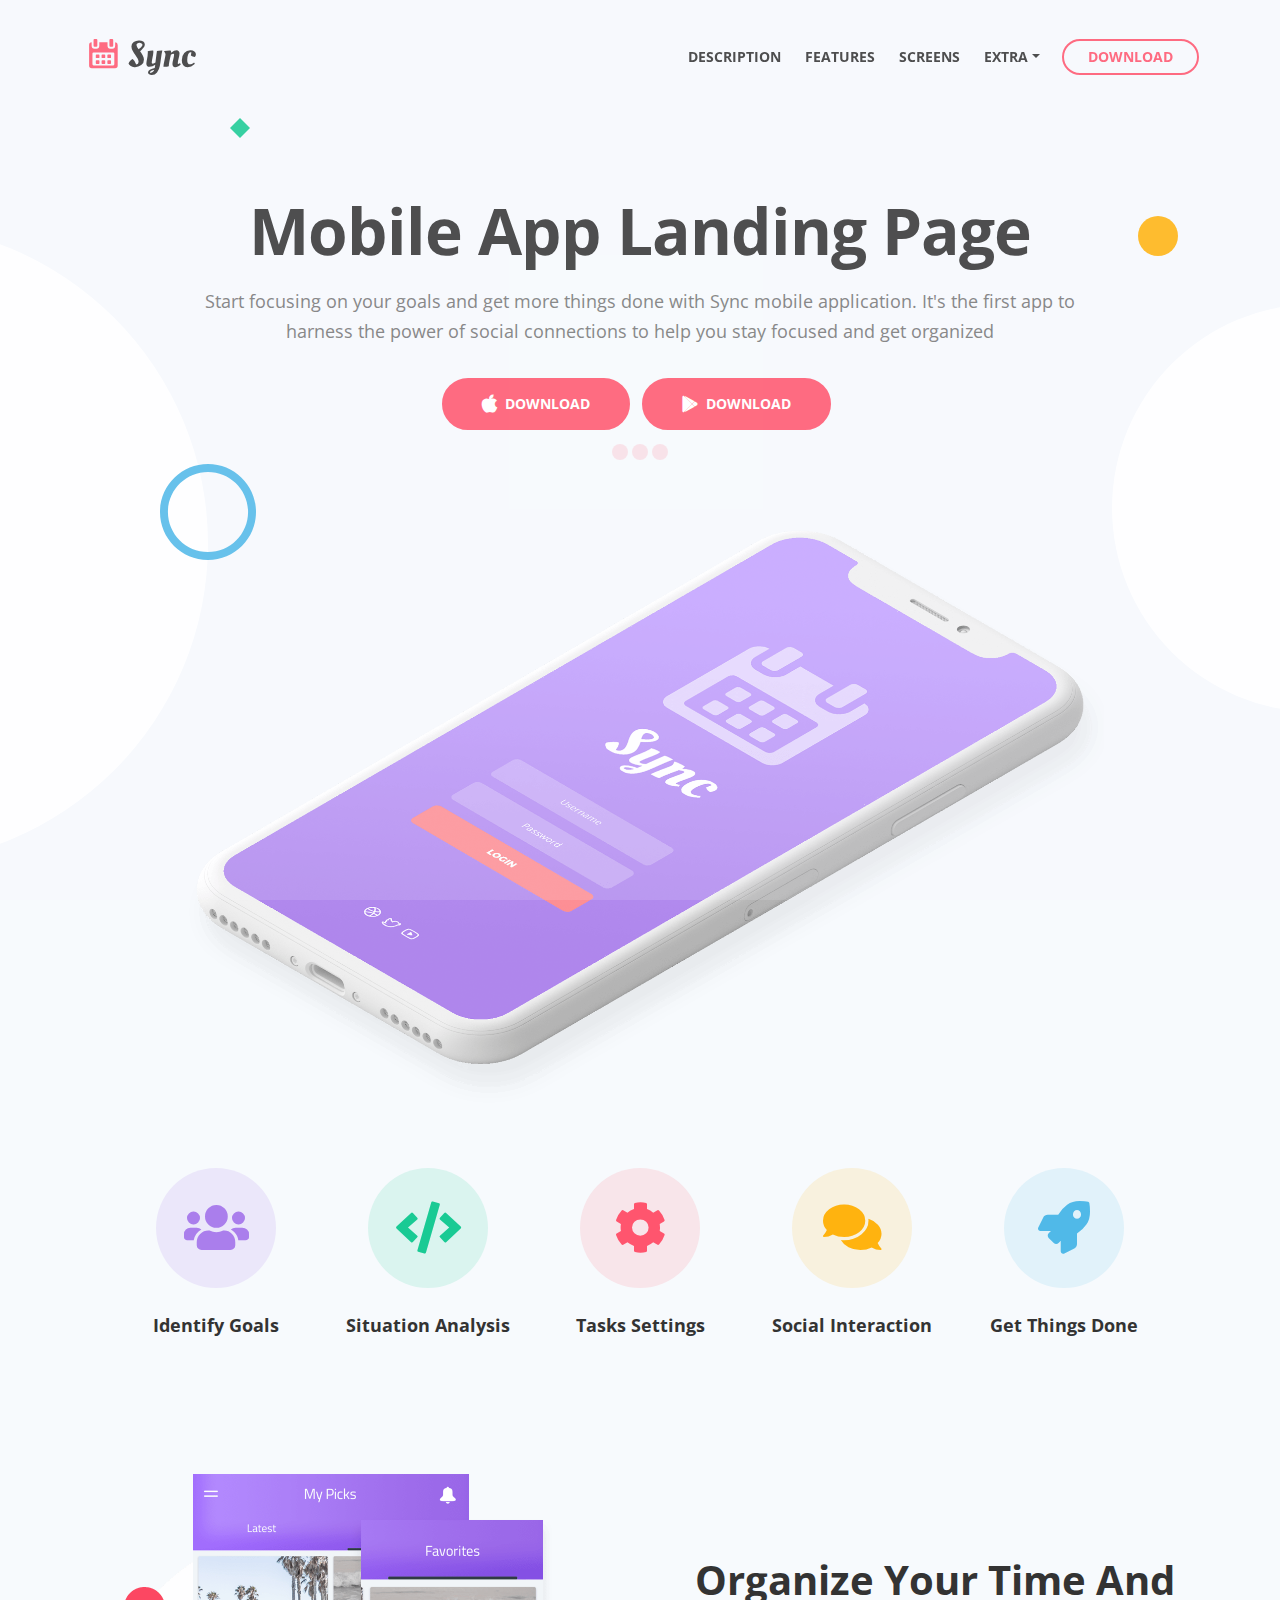
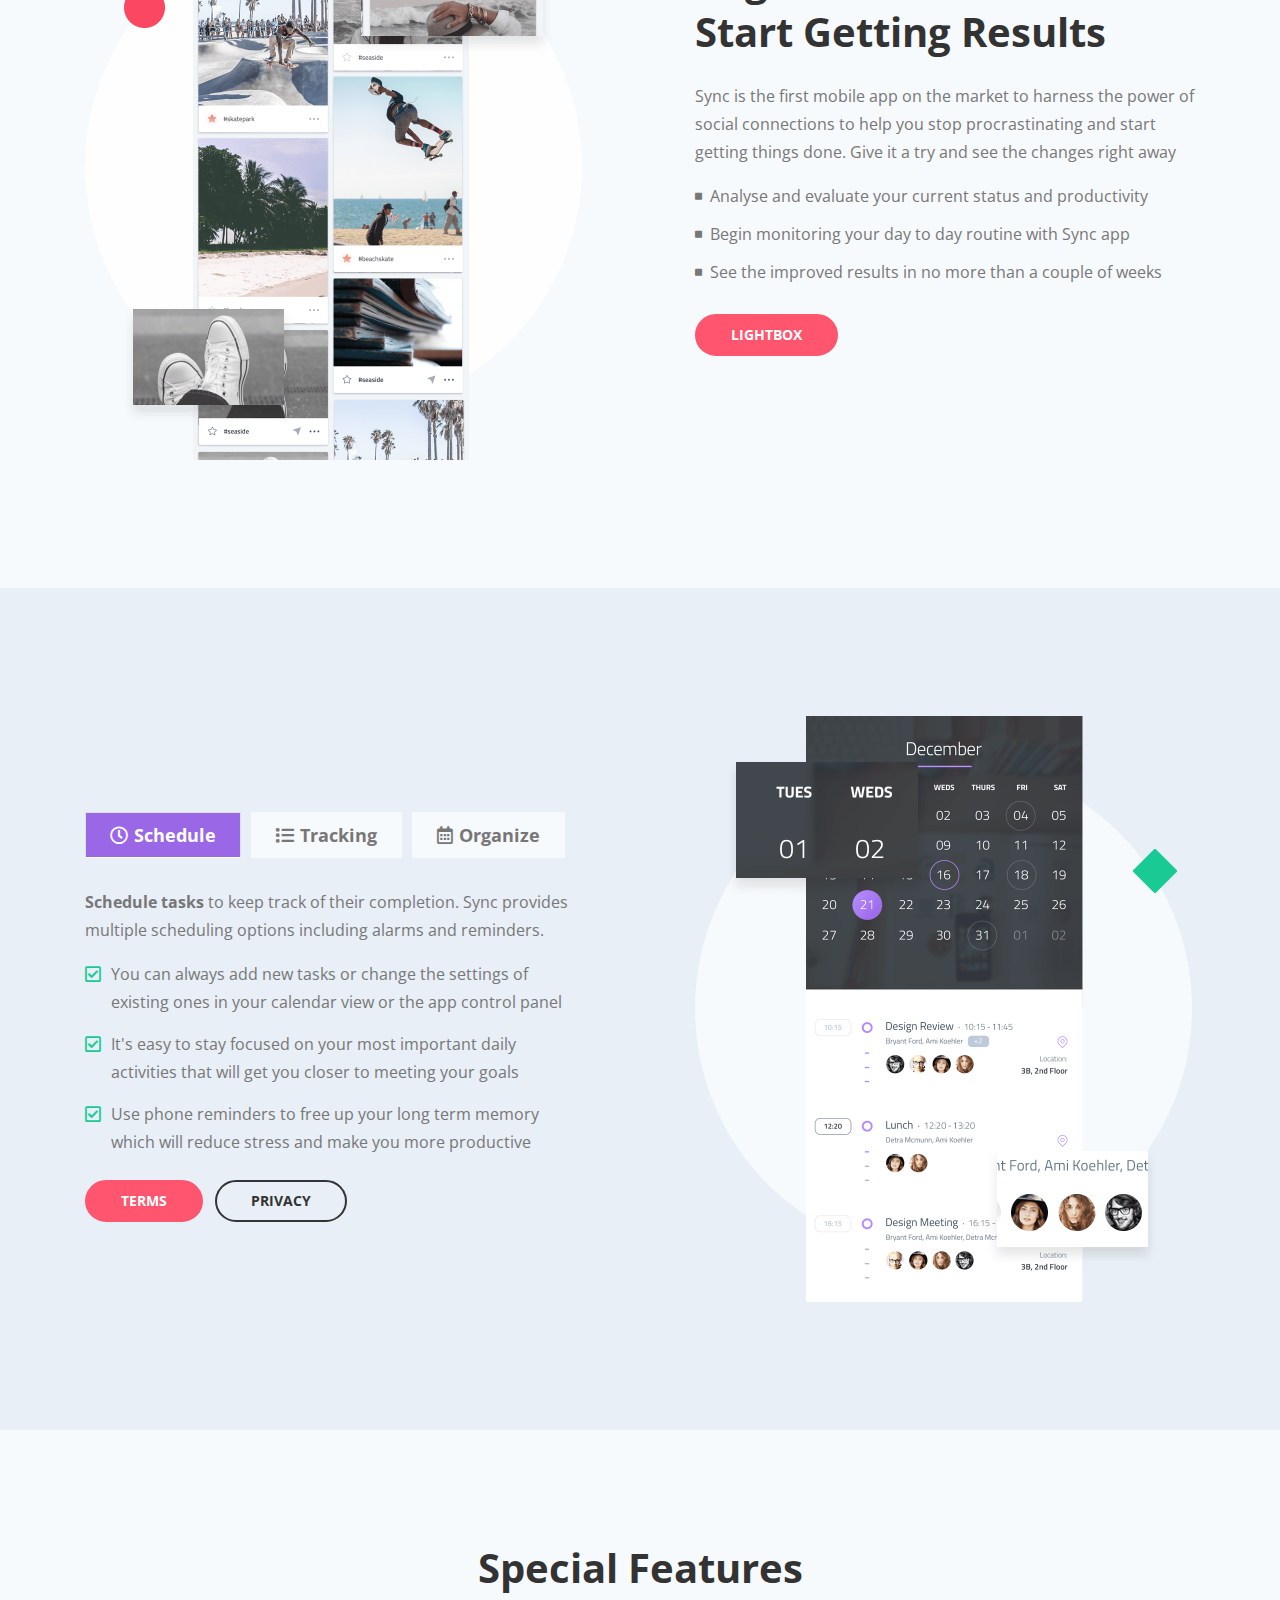
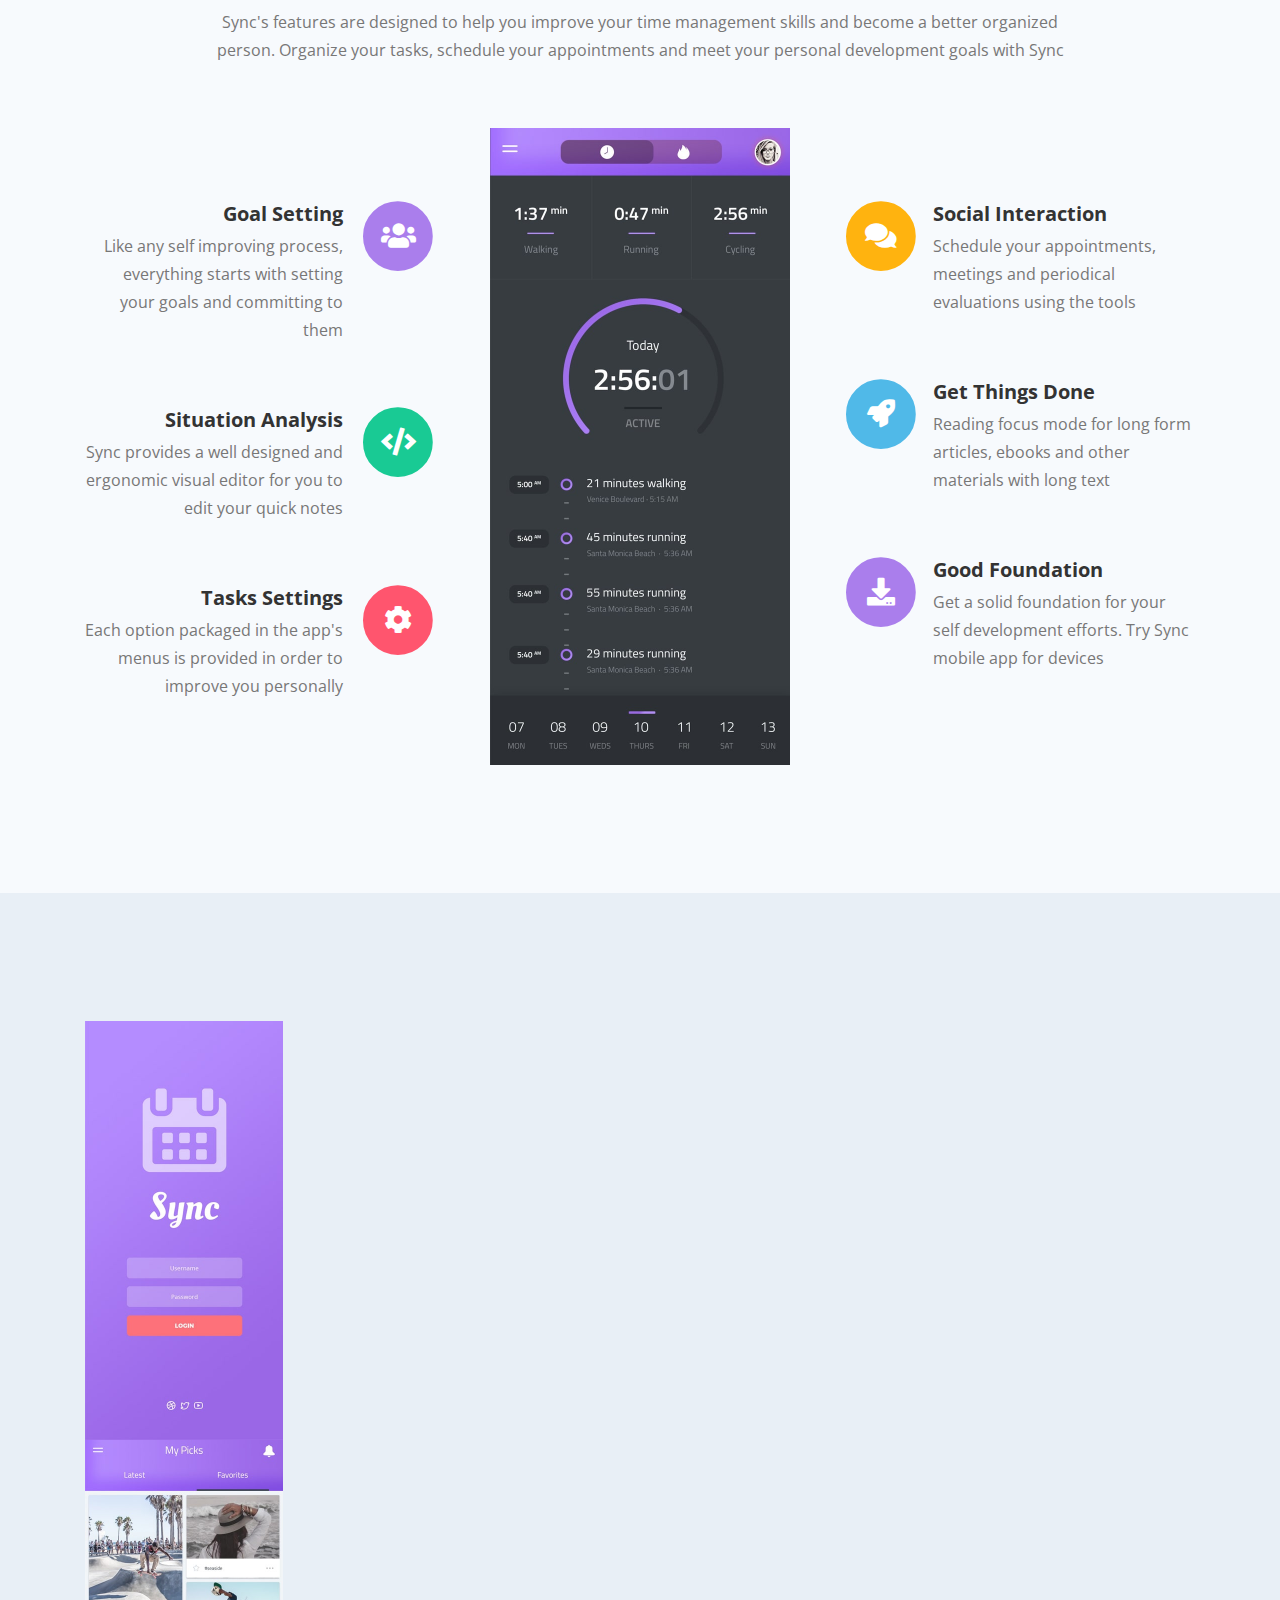
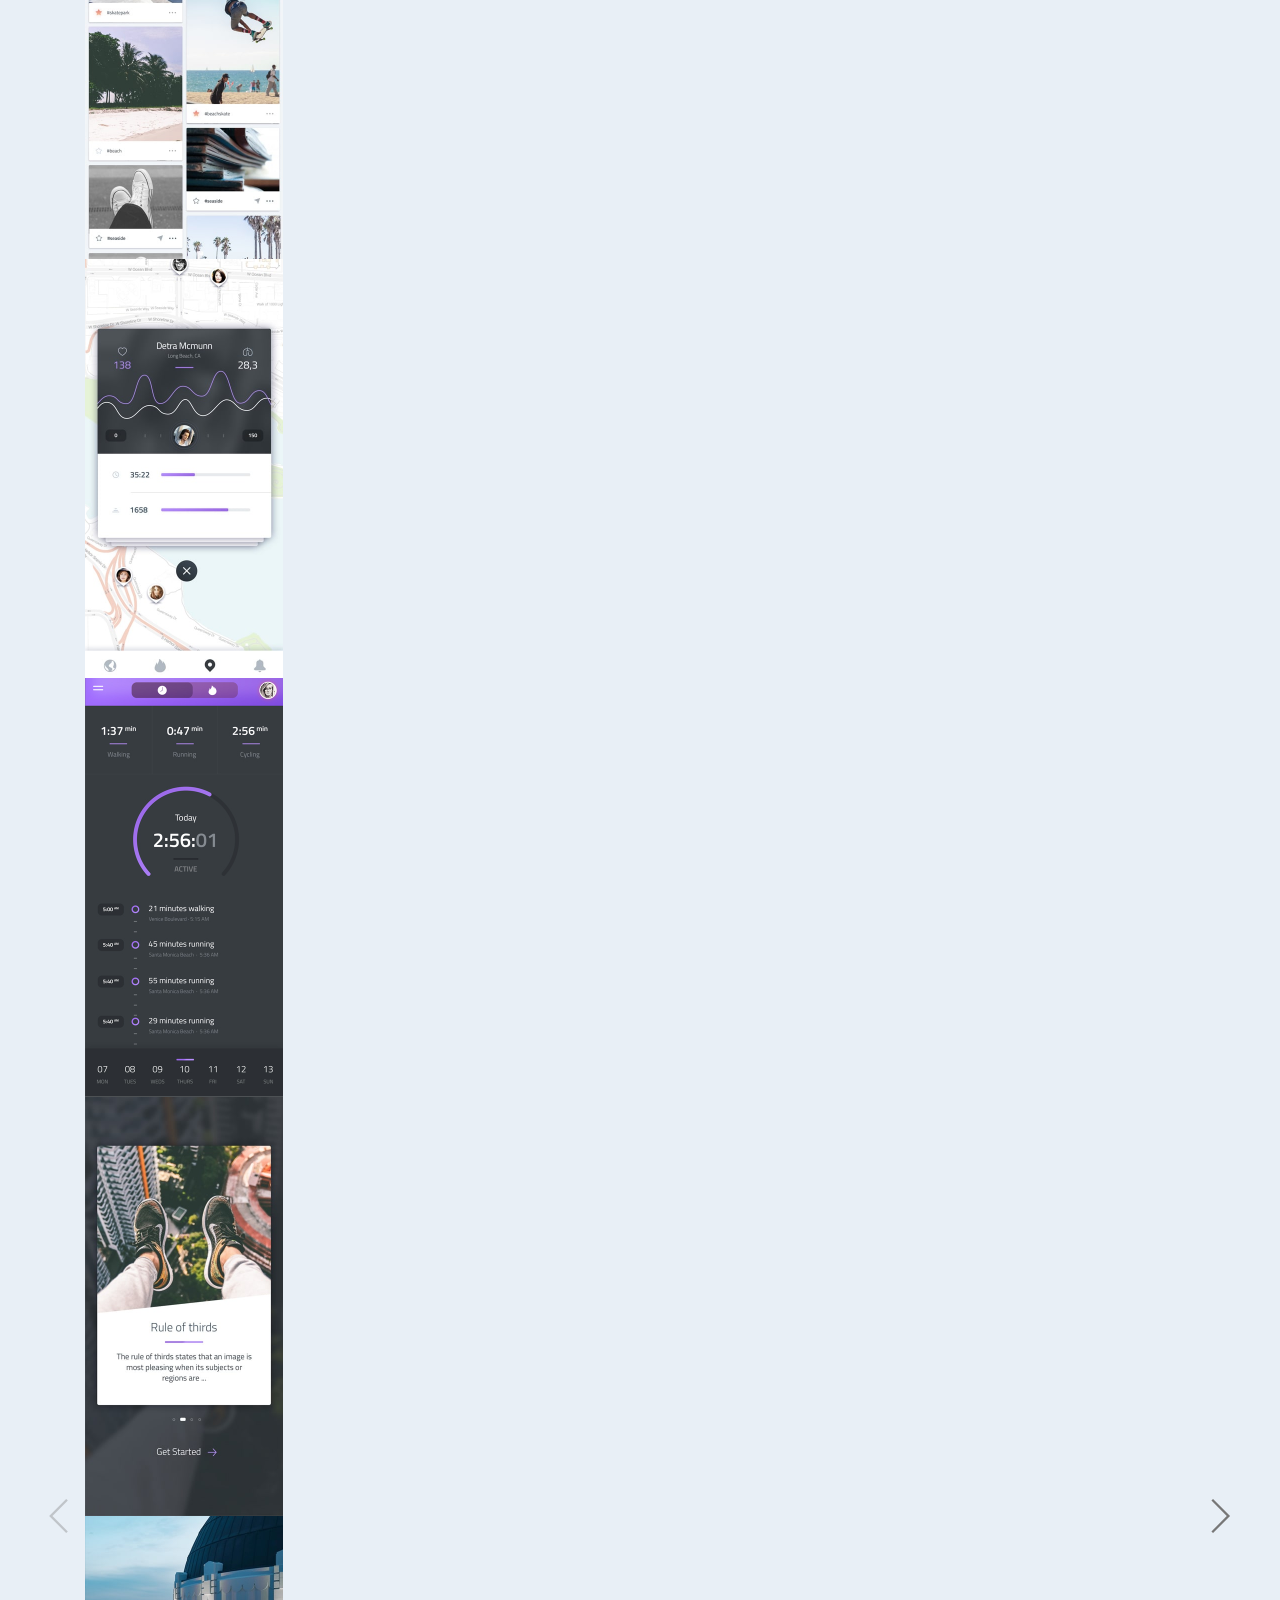
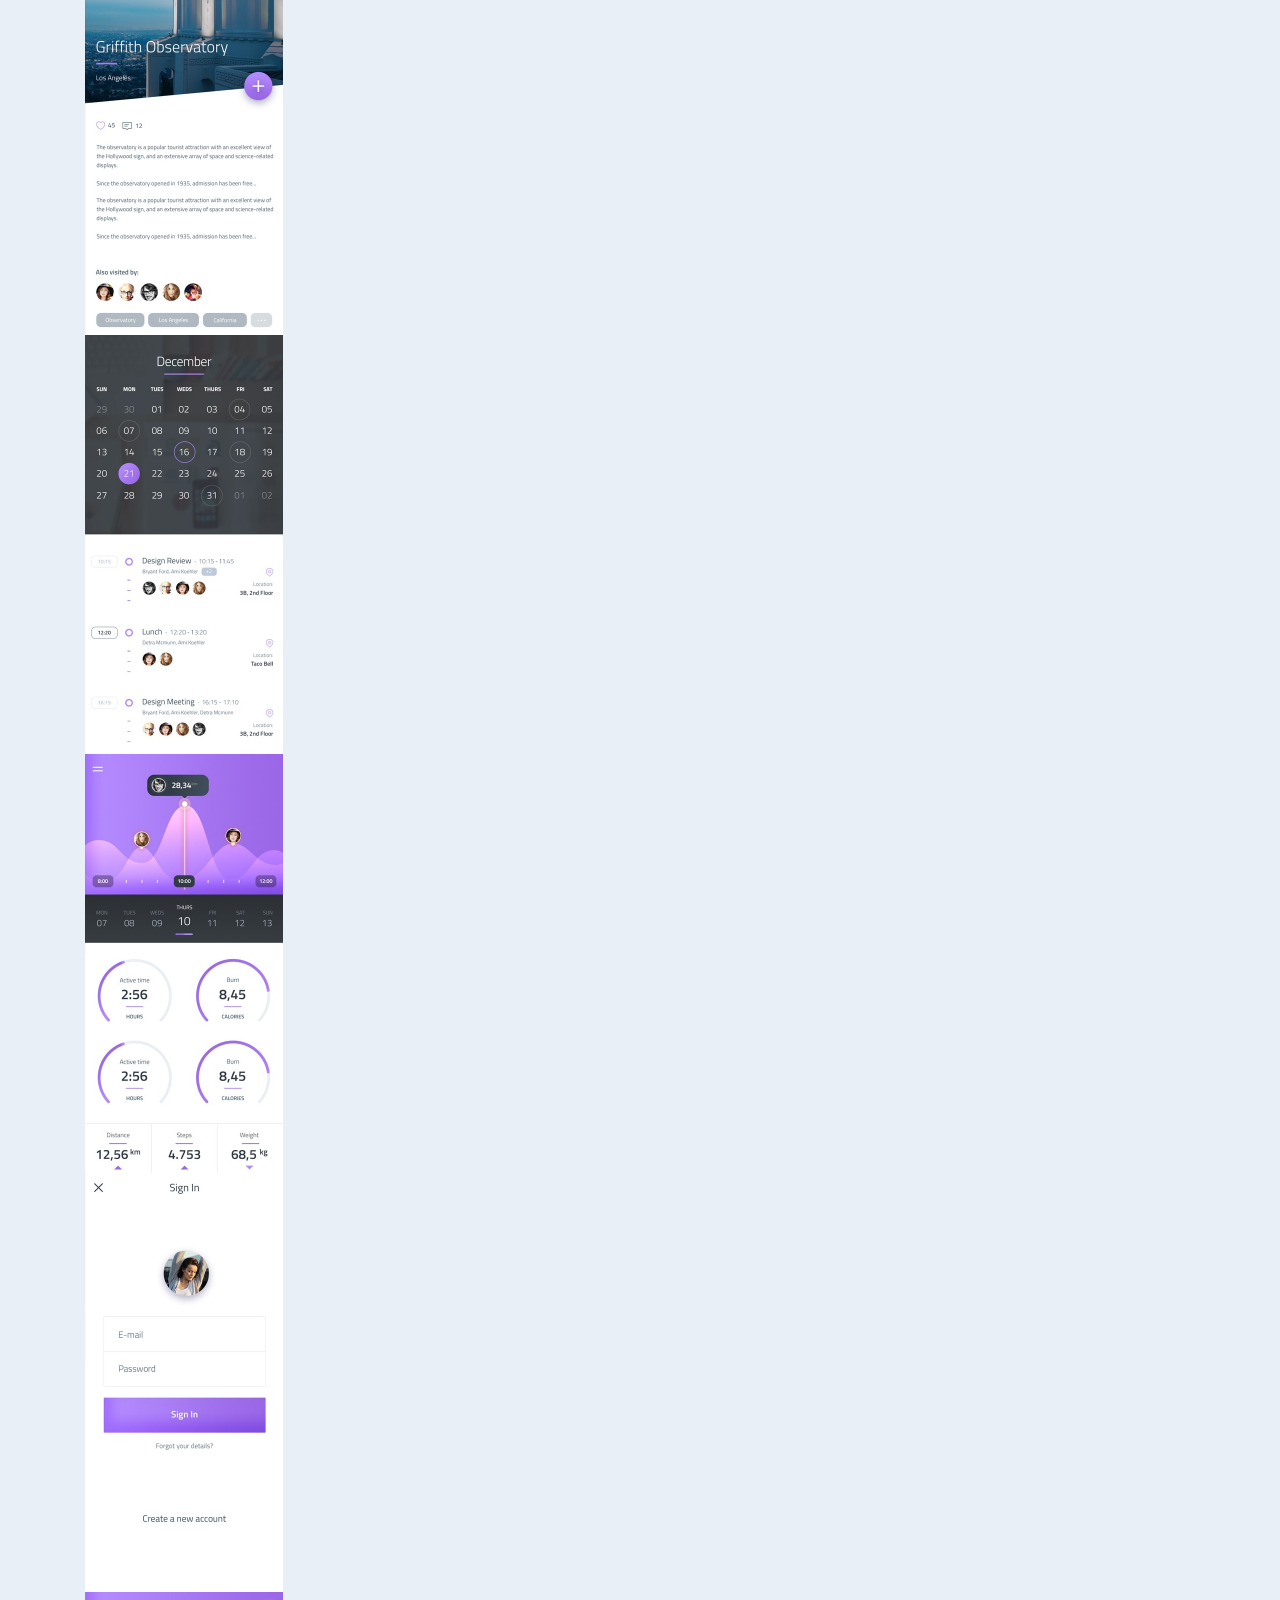
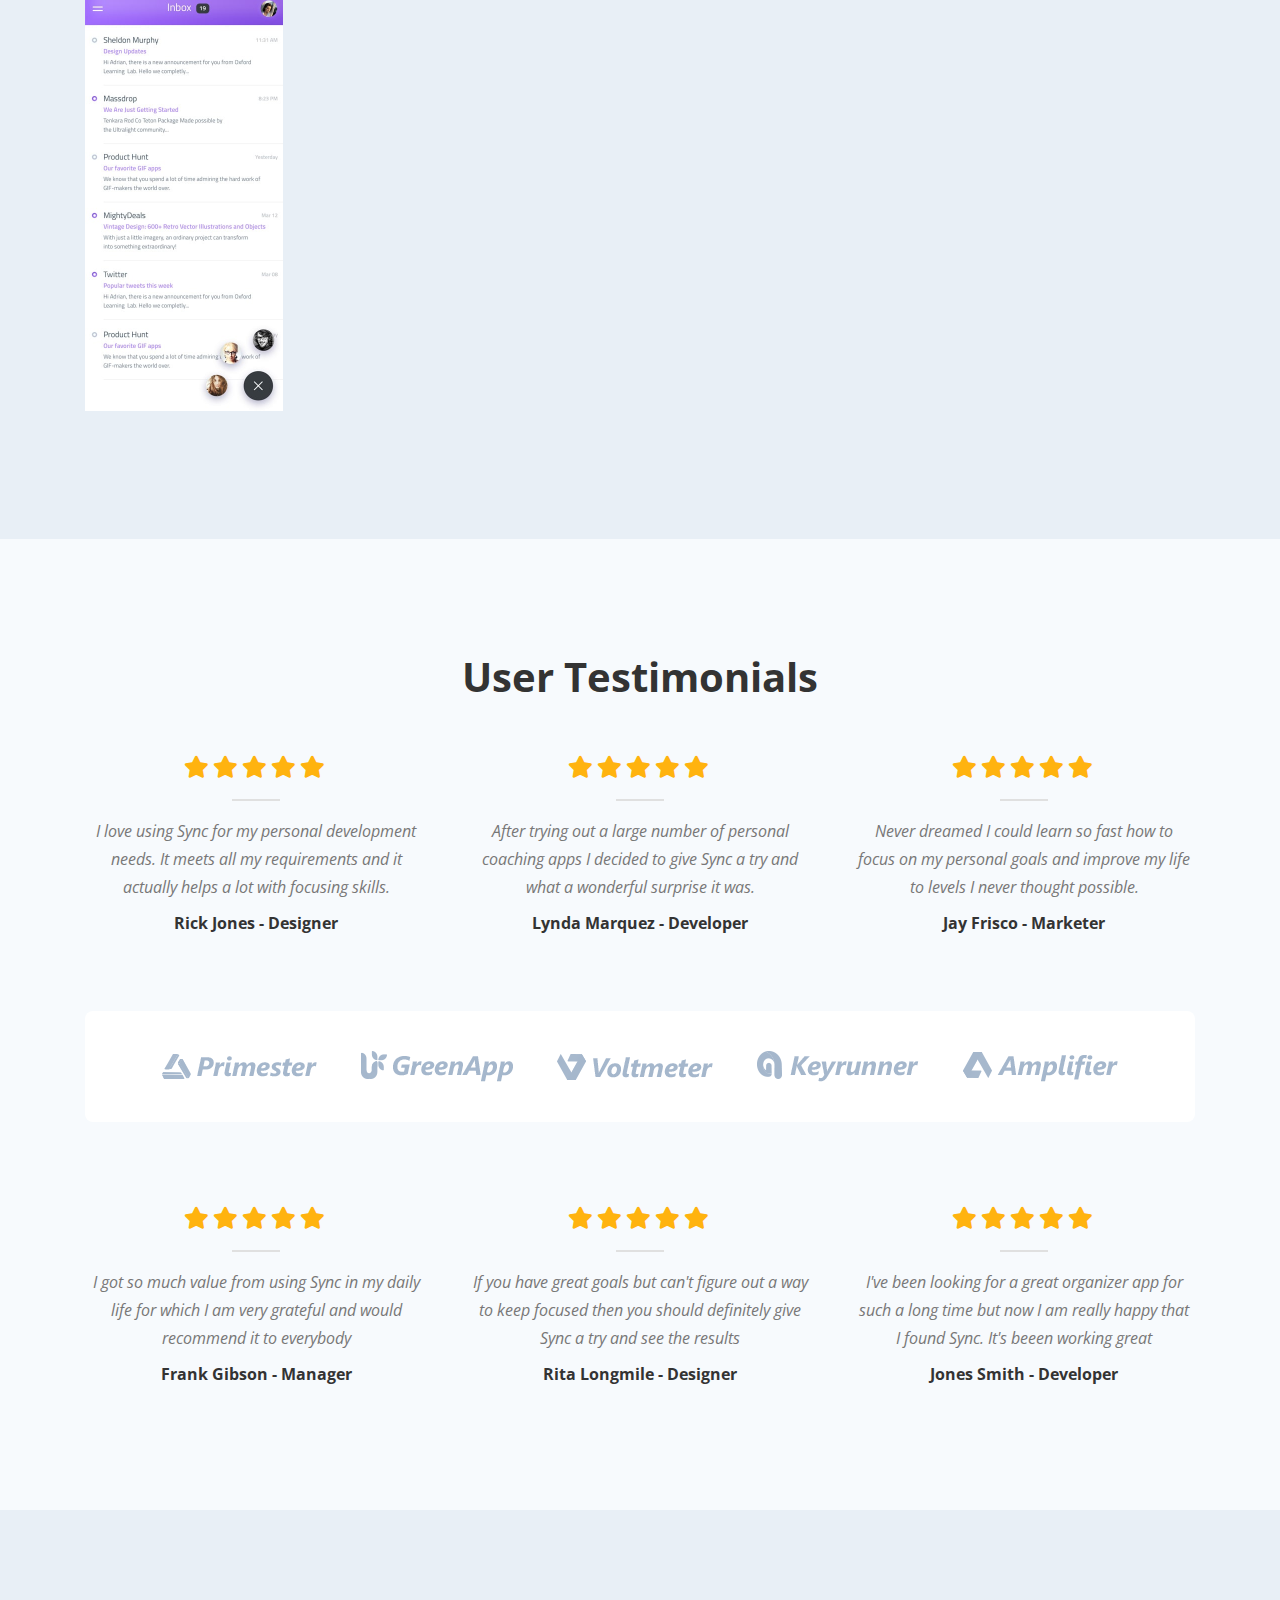
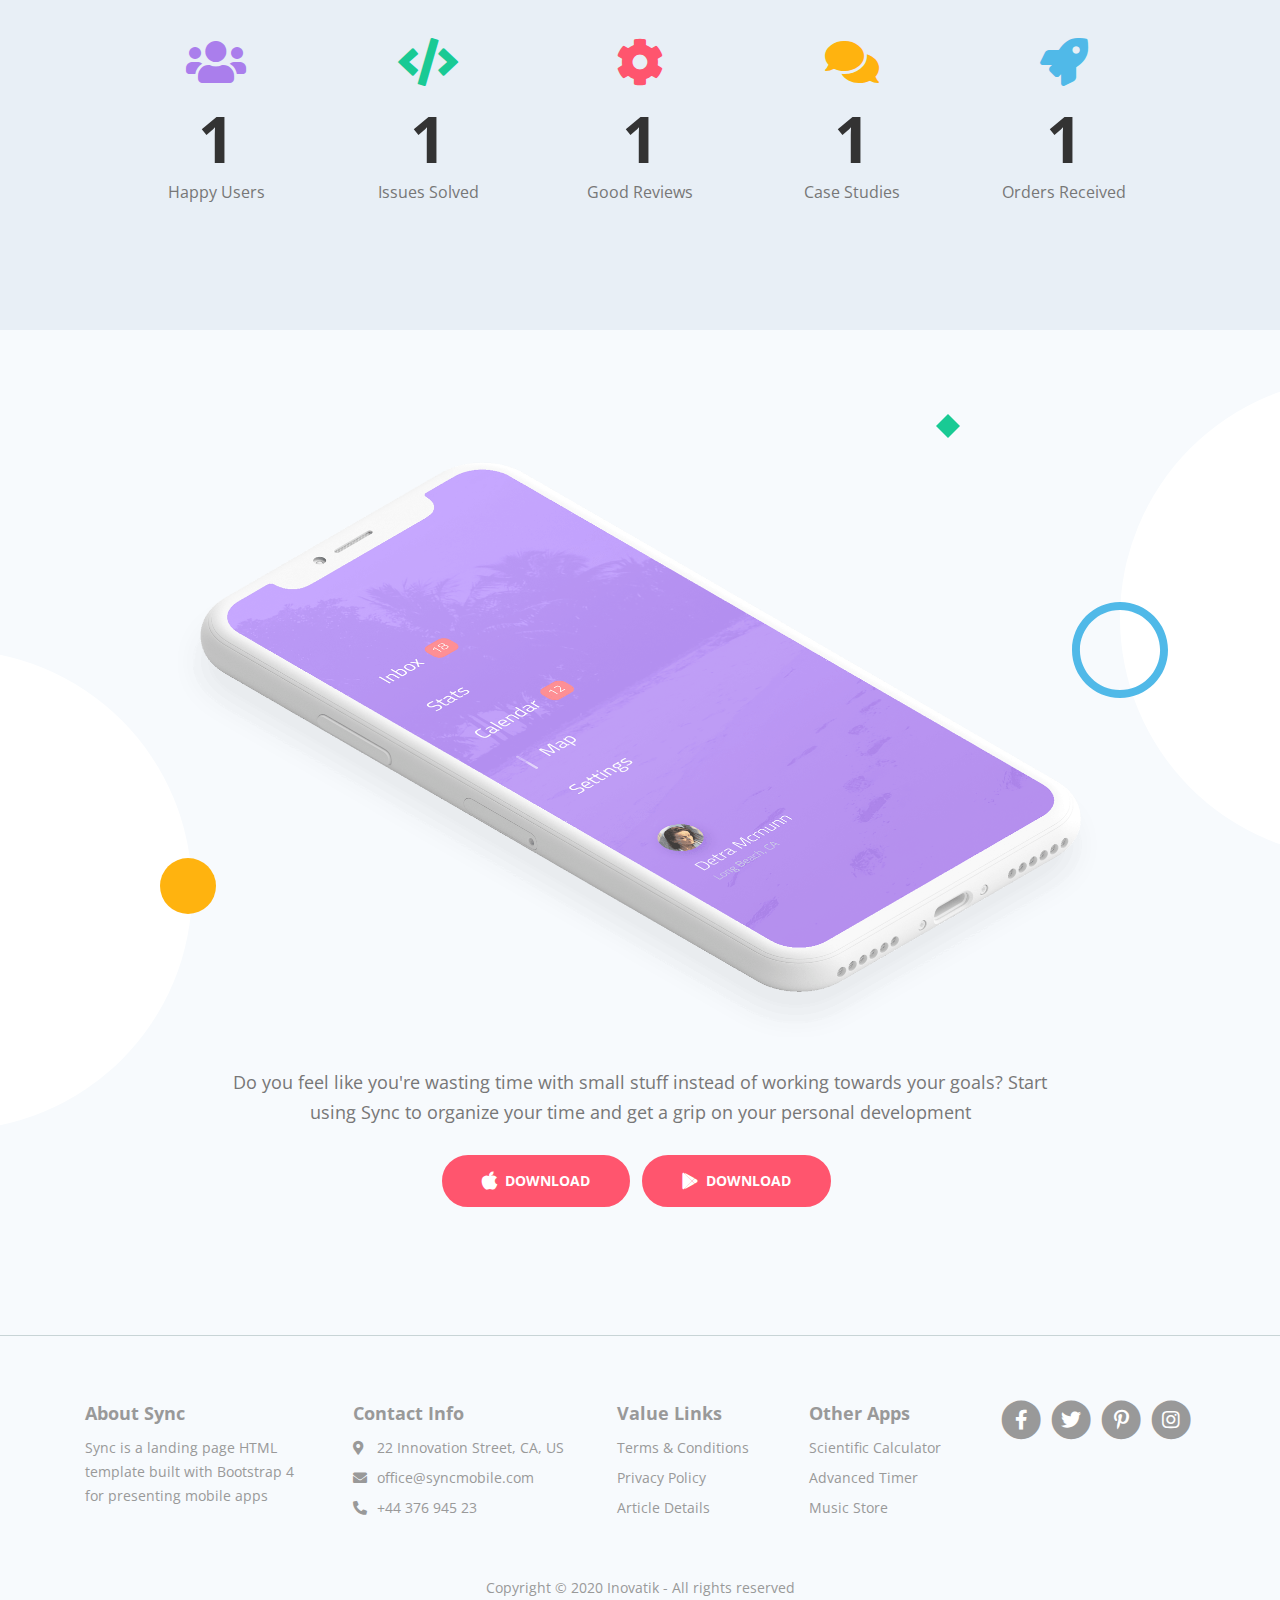
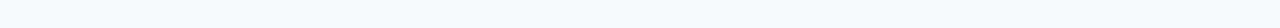
<file: acceuil.html>
<!DOCTYPE html>
<html lang="en">
<head>
    <meta charset="utf-8">
    <meta name="viewport" content="width=device-width, initial-scale=1, shrink-to-fit=no">
    
    <!-- SEO Meta Tags -->
    <meta name="description" content="Sync is a landing page HTML template built with Bootstrap 4 for presenting mobile apps to the online audience and for getting visitors to become users.">
    <meta name="author" content="Inovatik">

    <!-- OG Meta Tags to improve the way the post looks when you share the page on LinkedIn, Facebook, Google+ -->
	<meta property="og:site_name" content="" /> <!-- website name -->
	<meta property="og:site" content="" /> <!-- website link -->
	<meta property="og:title" content=""/> <!-- title shown in the actual shared post -->
	<meta property="og:description" content="" /> <!-- description shown in the actual shared post -->
	<meta property="og:image" content="" /> <!-- image link, make sure it's jpg -->
	<meta property="og:url" content="" /> <!-- where do you want your post to link to -->
	<meta property="og:type" content="article" />

    <!-- Webpage Title -->
    <title>Sync - Mobile App Landing Page HTML Template</title>
    
    <!-- Styles -->
    <link href="https://fonts.googleapis.com/css?family=Open+Sans:400,400i,700&display=swap&subset=latin-ext" rel="stylesheet">
    <link href="css/bootstrap.css" rel="stylesheet">
    <link href="css/fontawesome-all.css" rel="stylesheet">
    <link href="css/swiper.css" rel="stylesheet">
	<link href="css/magnific-popup.css" rel="stylesheet">
	<link href="css/styles.css" rel="stylesheet">
	
	<!-- Favicon  -->
    <link rel="icon" href="images/favicon.png">
</head>
<body data-spy="scroll" data-target=".fixed-top">
    
    <!-- Preloader -->
	<div class="spinner-wrapper">
        <div class="spinner">
            <div class="bounce1"></div>
            <div class="bounce2"></div>
            <div class="bounce3"></div>
        </div>
    </div>
    <!-- end of preloader -->
    

    <!-- Navigation -->
    <nav class="navbar navbar-expand-lg navbar-dark navbar-custom fixed-top">
        <div class="container">
            <!-- Text Logo - Use this if you don't have a graphic logo -->
            <!-- <a class="navbar-brand logo-text page-scroll" href="index.html">Sync</a> -->

            <!-- Image Logo -->
            <a class="navbar-brand logo-image" href="index.html"><img src="images/logo.svg" alt="alternative"></a> 
            
            <!-- Mobile Menu Toggle Button -->
            <button class="navbar-toggler" type="button" data-toggle="collapse" data-target="#navbarsExampleDefault" aria-controls="navbarsExampleDefault" aria-expanded="false" aria-label="Toggle navigation">
                <span class="navbar-toggler-awesome fas fa-bars"></span>
                <span class="navbar-toggler-awesome fas fa-times"></span>
            </button>
            <!-- end of mobile menu toggle button -->

            <div class="collapse navbar-collapse" id="navbarsExampleDefault">
                <ul class="navbar-nav ml-auto">
                    <li class="nav-item">
                        <a class="nav-link page-scroll" href="#description">DESCRIPTION <span class="sr-only">(current)</span></a>
                    </li>
                    <li class="nav-item">
                        <a class="nav-link page-scroll" href="#features">FEATURES</a>
                    </li>
                    <li class="nav-item">
                        <a class="nav-link page-scroll" href="#screens">SCREENS</a>
                    </li>

                    <!-- Dropdown Menu -->          
                    <li class="nav-item dropdown">
                        <a class="nav-link dropdown-toggle page-scroll" id="navbarDropdown" role="button" aria-haspopup="true" aria-expanded="false">EXTRA</a>
                        <div class="dropdown-menu" aria-labelledby="navbarDropdown">
                            <a class="dropdown-item" href="article-details.html"><span class="item-text">ARTICLE DETAILS</span></a>
                            <div class="dropdown-divider"></div>
                            <a class="dropdown-item" href="terms-conditions.html"><span class="item-text">TERMS CONDITIONS</span></a>
                            <div class="dropdown-divider"></div>
                            <a class="dropdown-item" href="privacy-policy.html"><span class="item-text">PRIVACY POLICY</span></a>
                        </div>
                    </li>
                    <!-- end of dropdown menu -->
                </ul>
                <span class="nav-item">
                    <a class="btn-outline-sm page-scroll" href="#download">DOWNLOAD</a>
                </span>
            </div>
        </div> <!-- end of container -->
    </nav> <!-- end of navbar -->
    <!-- end of navigation -->


    <!-- Header -->
    <header class="header">
        <div class="container">
            <div class="row">
                <div class="col-lg-12">
                    <div class="text-container">
                        <h1>Mobile App Landing Page</h1>
                        <p class="p-large p-heading">Start focusing on your goals and get more things done with Sync mobile application. It's the first app to harness the power of social connections to help you stay focused and get organized</p>
                        <a class="btn-solid-lg" href="#your-link"><i class="fab fa-apple"></i>DOWNLOAD</a>
                        <a class="btn-solid-lg" href="#your-link"><i class="fab fa-google-play"></i>DOWNLOAD</a>
                    </div> <!-- end of text-container -->
                </div> <!-- end of col -->
            </div> <!-- end of row -->
            <div class="row">
                <div class="col-lg-12">
                    <div class="image-container">
                        <img class="img-fluid" src="images/header-iphone.png" alt="alternative">
                    </div> <!-- end of text-container -->
                </div> <!-- end of col -->
            </div> <!-- end of row -->
        </div> <!-- end of container -->
        <div class="deco-white-circle-1">
            <img src="images/decorative-white-circle.svg" alt="alternative">
        </div> <!-- end of deco-white-circle-1 -->
        <div class="deco-white-circle-2">
            <img src="images/decorative-white-circle.svg" alt="alternative">
        </div> <!-- end of deco-white-circle-2 -->
        <div class="deco-blue-circle">
            <img src="images/decorative-blue-circle.svg" alt="alternative">
        </div> <!-- end of deco-blue-circle -->
        <div class="deco-yellow-circle">
            <img src="images/decorative-yellow-circle.svg" alt="alternative">
        </div> <!-- end of deco-yellow-circle -->
        <div class="deco-green-diamond">
            <img src="images/decorative-green-diamond.svg" alt="alternative">
        </div> <!-- end of deco-yellow-circle -->
    </header> <!-- end of header -->
    <!-- end of header -->


    <!-- Small Features -->
    <div class="cards-1">
        <div class="container">
            <div class="row">
                <div class="col-lg-12">
                    
                    <!-- Card -->
                    <div class="card">
                        <div class="card-image">
                            <i class="fas fa-users"></i>
                        </div>
                        <div class="card-body">
                            <h5 class="card-title">Identify Goals</h5>
                        </div>
                    </div>
                    <!-- end of card -->

                    <!-- Card -->
                    <div class="card">
                        <div class="card-image green">
                            <i class="fas fa-code"></i>
                        </div>
                        <div class="card-body">
                            <h5 class="card-title">Situation Analysis</h5>
                        </div>
                    </div>
                    <!-- end of card -->

                    <!-- Card -->
                    <div class="card">
                        <div class="card-image red">
                            <i class="fas fa-cog"></i>
                        </div>
                        <div class="card-body">
                            <h5 class="card-title">Tasks Settings</h5>
                        </div>
                    </div>
                    <!-- end of card -->

                    <!-- Card -->
                    <div class="card">
                        <div class="card-image yellow">
                            <i class="fas fa-comments"></i>
                        </div>
                        <div class="card-body">
                            <h5 class="card-title">Social Interaction</h5>
                        </div>
                    </div>
                    <!-- end of card -->

                    <!-- Card -->
                    <div class="card">
                        <div class="card-image blue">
                            <i class="fas fa-rocket"></i>
                        </div>
                        <div class="card-body">
                            <h5 class="card-title">Get Things Done</h5>
                        </div>
                    </div>
                    <!-- end of card -->

                </div> <!-- end of col -->
            </div> <!-- end of row -->
        </div> <!-- end of container -->
    </div> <!-- end of cards-1 -->
    <!-- end of small features -->


    <!-- Description 1 -->
    <div id="description" class="basic-1">
        <div class="container">
            <div class="row">
                <div class="col-lg-6">
                    <div class="image-container">
                        <img class="img-fluid" src="images/description-1-app.png" alt="alternative">
                    </div> <!-- end of image-container -->
                </div> <!-- end of col -->
                <div class="col-lg-6">
                    <div class="text-container">
                        <h2>Organize Your Time And Start Getting Results</h2>
                        <p>Sync is the first mobile app on the market to harness the power of social connections to help you stop procrastinating and start getting things done. Give it a try and see the changes right away</p>
                        <ul class="list-unstyled li-space-lg">
                            <li class="media">
                                <i class="fas fa-square"></i>
                                <div class="media-body">Analyse and evaluate your current status and productivity</div>
                            </li>
                            <li class="media">
                                <i class="fas fa-square"></i>
                                <div class="media-body">Begin monitoring your day to day routine with Sync app</div>
                            </li>
                            <li class="media">
                                <i class="fas fa-square"></i>
                                <div class="media-body">See the improved results in no more than a couple of weeks</div>
                            </li>
                        </ul>
                        <a class="btn-solid-reg popup-with-move-anim" href="#description-1-details-lightbox">LIGHTBOX</a>
                    </div> <!-- end of text-container -->
                </div> <!-- end of col -->
            </div> <!-- end of row -->
        </div> <!-- end of container -->
    </div> <!-- end of basic-1 -->
    <!-- end of description 1 -->

    
    <!-- Description 1 Details Lightbox -->
	<!-- Details Lightbox -->
	<div id="description-1-details-lightbox" class="lightbox-basic zoom-anim-dialog mfp-hide">
        <div class="row">
            <button title="Close (Esc)" type="button" class="mfp-close x-button">×</button>
			<div class="col-lg-8">
                <div class="image-container">
                    <img class="img-fluid" src="images/description-1-details-lightbox.jpg" alt="alternative">
                </div> <!-- end of image-container -->
			</div>
			<div class="col-lg-4">
                <h3>Goals Setting</h3>
				<hr>
                <p>The app can easily help you track your personal development evolution if you take the time to set it up.</p>
                <h4>User Feedback</h4>
                <p>This is a great app which can help you save time and make your live easier. And it will help improve your productivity.</p>
                <ul class="list-unstyled li-space-lg">
                    <li class="media">
                        <i class="far fa-check-square"></i><div class="media-body">Splash screen panel</div>
                    </li>
                    <li class="media">
                        <i class="far fa-check-square"></i><div class="media-body">Statistics graph report</div>
                    </li>
                    <li class="media">
                        <i class="far fa-check-square"></i><div class="media-body">Events calendar layout</div>
                    </li>
                    <li class="media">
                        <i class="far fa-check-square"></i><div class="media-body">Location details screen</div>
                    </li>
                    <li class="media">
                        <i class="far fa-check-square"></i><div class="media-body">Onboarding steps interface</div>
                    </li>
                </ul>
                <a class="btn-solid-reg mfp-close page-scroll" href="#download">DOWNLOAD</a> <button class="btn-outline-reg mfp-close as-button" type="button">BACK</button>
			</div>
		</div> <!-- end of row -->
    </div> <!-- end of lightbox-basic -->
    <!-- end of details lightbox -->
    <!-- end of description 1 details lightbox -->



    <!-- Description 2 -->
    <div class="tabs">
        <div class="container">
            <div class="row">
                <div class="col-lg-6">
                    <div class="tabs-container">

                        <!-- Tabs Links -->
                        <ul class="nav nav-tabs" id="cedoTabs" role="tablist">
                            <li class="nav-item">
                                <a class="nav-link active" id="nav-tab-1" data-toggle="tab" href="#tab-1" role="tab" aria-controls="tab-1" aria-selected="true"><i class="far fa-clock"></i>Schedule</a>
                            </li>
                            <li class="nav-item">
                                <a class="nav-link" id="nav-tab-2" data-toggle="tab" href="#tab-2" role="tab" aria-controls="tab-2" aria-selected="false"><i class="fas fa-list"></i>Tracking</a>
                            </li>
                            <li class="nav-item">
                                <a class="nav-link" id="nav-tab-3" data-toggle="tab" href="#tab-3" role="tab" aria-controls="tab-3" aria-selected="false"><i class="far fa-calendar-alt"></i>Organize</a>
                            </li>
                        </ul>
                        <!-- end of tabs links -->
                        
                        <!-- Tabs Content -->
                        <div class="tab-content" id="cedoTabsContent">
                            <!-- Tab -->
                            <div class="tab-pane fade show active" id="tab-1" role="tabpanel" aria-labelledby="tab-1">
                                <p><strong>Schedule tasks</strong> to keep track of their completion. Sync provides multiple scheduling options including alarms and reminders.</p>
                                <ul class="list-unstyled li-space-lg">
                                    <li class="media">
                                        <i class="far fa-check-square"></i>
                                        <div class="media-body">You can always add new tasks or change the settings of existing ones in your calendar view or the app control panel</div>
                                    </li>
                                    <li class="media">
                                        <i class="far fa-check-square"></i>
                                        <div class="media-body">It's easy to stay focused on your most important daily activities that will get you closer to meeting your goals</div>
                                    </li>
                                    <li class="media">
                                        <i class="far fa-check-square"></i>
                                        <div class="media-body">Use phone reminders to free up your long term memory which will reduce stress and make you more productive</div>
                                    </li>
                                </ul>
                                <a class="btn-solid-reg page-scroll" href="terms-conditions.html">TERMS</a> <a class="btn-outline-reg page-scroll" href="privacy-policy.html">PRIVACY</a>
                            </div> <!-- end of tab-pane -->
                            <!-- end of tab -->

                            <!-- Tab -->
                            <div class="tab-pane fade" id="tab-2" role="tabpanel" aria-labelledby="tab-2">
                                <p><strong>Keep track of everything</strong> and analyse your progress while using the app. In less than a month you should be seeing improved results when it comes to time management and task prioritization</p>
                                <p><strong>Anyone can enjoy the app</strong> no matter their gender, age, occupation or location in the world. Sync's algorithms have been built to be flexible and functional for any person in the world</p>
                                <p><strong>Achieve the impossible</strong> just by carefully monitoring your progress and keeping the app updated with daily operations. It's easier than you think and it only takes a couple of minutes</p>
                                <a class="red" href="terms-conditions.html">Terms & Conditions >></a>
                            </div> <!-- end of tab-pane -->
                            <!-- end of tab -->

                            <!-- Tab -->
                            <div class="tab-pane fade" id="tab-3" role="tabpanel" aria-labelledby="tab-3">
                                <p><strong>Use the power of social interactivity</strong> to keep you motivated and focused on your daily and long term goals. It's revolutionary</p>
                                <ul class="list-unstyled li-space-lg">
                                    <li class="media">
                                        <i class="far fa-check-square"></i>
                                        <div class="media-body">Commiting to something in front of a crowd gives you little room to walk back on your promise and makes you push on</div>
                                    </li>
                                    <li class="media">
                                        <i class="far fa-check-square"></i>
                                        <div class="media-body">No more frustrations of loosing focus and not being efficient. Sync main purpose is to solve just that and make you happy</div>
                                    </li>
                                    <li class="media">
                                        <i class="far fa-check-square"></i>
                                        <div class="media-body">It's the first mobile app that can turn you in a better organized person without the pressure of failing like other systems</div>
                                    </li>
                                    <li class="media">
                                        <i class="far fa-check-square"></i>
                                        <div class="media-body">Recognized by a lot of trainers and life coaches Sync is the number one tool they recommend time management</div>
                                    </li>
                                </ul>
                            </div> <!-- end of tab-pane -->
                            <!-- end of tab -->
                        </div> <!-- end of tab-content -->
                        <!-- end of nav tabs content -->
                    
                    </div> <!-- end of tabs-container -->
                </div> <!-- end of col -->
                <div class="col-lg-6">
                    <div class="image-container">
                        <img class="img-fluid" src="images/description-2-app.png" alt="alternative">
                    </div> <!-- end of image-container -->
                </div> <!-- end of col -->
            </div> <!-- end of row -->
        </div> <!-- end of container -->
    </div> <!-- end of tabs -->
    <!-- end of description 2 -->


    <!-- Features -->
    <div id="features" class="basic-2">
        <div class="container">
            <div class="row">
                <div class="col-lg-12">
                    <h2>Special Features</h2>
                    <p class="p-heading">Sync's features are designed to help you improve your time management skills and become a better organized person. Organize your tasks, schedule your appointments and meet your personal development goals with Sync</p>
                </div> <!-- end of div -->
            </div> <!-- end of div -->
            <div class="row">
                <div class="col-lg-4">
                    <ul class="list-unstyled li-space-lg first">
                        <li class="media">
                            <span class="fa-stack">
                                <i class="fas fa-circle fa-stack-2x"></i>
                                <i class="fas fa-users fa-stack-1x"></i>
                            </span>
                            <div class="media-body">
                                <h4>Goal Setting</h4>
                                <p>Like any self improving process, everything starts with setting your goals and committing to them</p>
                            </div>
                        </li>
                        <li class="media">
                            <span class="fa-stack">
                                <i class="fas fa-circle fa-stack-2x green"></i>
                                <i class="fas fa-code fa-stack-1x"></i>
                            </span>
                            <div class="media-body">
                                <h4>Situation Analysis</h4>
                                <p>Sync provides a well designed and ergonomic visual editor for you to edit your quick notes</p>
                            </div>
                        </li>
                        <li class="media">
                            <span class="fa-stack">
                                <i class="fas fa-circle fa-stack-2x red"></i>
                                <i class="fas fa-cog fa-stack-1x"></i>
                            </span>
                            <div class="media-body">
                                <h4>Tasks Settings</h4>
                                <p>Each option packaged in the app's menus is provided in order to improve you personally</p>
                            </div>
                        </li>
                    </ul>
                </div> <!-- end of col -->
                <div class="col-lg-4">
                    <img class="img-fluid" src="images/features-app.jpg" alt="alternative">
                </div> <!-- end of col -->
                <div class="col-lg-4">
                    <ul class="list-unstyled li-space-lg">
                        <li class="media">
                            <span class="fa-stack">
                                <i class="fas fa-circle fa-stack-2x yellow"></i>
                                <i class="fas fa-comments fa-stack-1x"></i>
                            </span>
                            <div class="media-body">
                                <h4>Social Interaction</h4>
                                <p>Schedule your appointments, meetings and periodical evaluations using the tools</p>
                            </div>
                        </li>
                        <li class="media">
                            <span class="fa-stack">
                                <i class="fas fa-circle fa-stack-2x blue"></i>
                                <i class="fas fa-rocket fa-stack-1x"></i>
                            </span>
                            <div class="media-body">
                                <h4>Get Things Done</h4>
                                <p>Reading focus mode for long form articles, ebooks and other materials with long text</p>
                            </div>
                        </li>
                        <li class="media">
                            <span class="fa-stack">
                                <i class="fas fa-circle fa-stack-2x"></i>
                                <i class="fas fa-download fa-stack-1x"></i>
                            </span>
                            <div class="media-body">
                                <h4>Good Foundation</h4>
                                <p>Get a solid foundation for your self development efforts. Try Sync mobile app for devices</p>
                            </div>
                        </li>
                    </ul>
                </div> <!-- end of col -->
            </div> <!-- end of row -->
        </div> <!-- end of container -->
    </div> <!-- end of basic-2 -->
    <!-- end of features -->


    <!-- Screenshots -->
    <div id="screens" class="slider">
        <div class="container">
            <div class="row">
                <div class="col-lg-12">
                    
                    <!-- Image Slider -->
                    <div class="slider-container">
                        <div class="swiper-container image-slider">
                            <div class="swiper-wrapper">
                                
                                <!-- Slide -->
                                <div class="swiper-slide">
                                    <a href="images/screenshot-1.jpg" class="popup-link" data-effect="fadeIn">
                                        <img class="img-fluid" src="images/screenshot-1.jpg" alt="alternative">
                                    </a>
                                </div>
                                <!-- end of slide -->

                                <!-- Slide -->
                                <div class="swiper-slide">
                                    <a href="images/screenshot-2.jpg" class="popup-link" data-effect="fadeIn">
                                        <img class="img-fluid" src="images/screenshot-2.jpg" alt="alternative">
                                    </a>
                                </div>
                                <!-- end of slide -->

                                <!-- Slide -->
                                <div class="swiper-slide">
                                    <a href="images/screenshot-3.jpg" class="popup-link" data-effect="fadeIn">
                                        <img class="img-fluid" src="images/screenshot-3.jpg" alt="alternative">
                                    </a>
                                </div>
                                <!-- end of slide -->

                                <!-- Slide -->
                                <div class="swiper-slide">
                                    <a href="images/screenshot-4.jpg" class="popup-link" data-effect="fadeIn">
                                        <img class="img-fluid" src="images/screenshot-4.jpg" alt="alternative">
                                    </a>
                                </div>
                                <!-- end of slide -->

                                <!-- Slide -->
                                <div class="swiper-slide">
                                    <a href="images/screenshot-5.jpg" class="popup-link" data-effect="fadeIn">
                                        <img class="img-fluid" src="images/screenshot-5.jpg" alt="alternative">
                                    </a>
                                </div>
                                <!-- end of slide -->

                                <!-- Slide -->
                                <div class="swiper-slide">
                                    <a href="images/screenshot-1.jpg" class="popup-link" data-effect="fadeIn">
                                        <img class="img-fluid" src="images/screenshot-6.jpg" alt="alternative">
                                    </a>
                                </div>
                                <!-- end of slide -->

                                <!-- Slide -->
                                <div class="swiper-slide">
                                    <a href="images/screenshot-2.jpg" class="popup-link" data-effect="fadeIn">
                                        <img class="img-fluid" src="images/screenshot-7.jpg" alt="alternative">
                                    </a>
                                </div>
                                <!-- end of slide -->

                                <!-- Slide -->
                                <div class="swiper-slide">
                                    <a href="images/screenshot-3.jpg" class="popup-link" data-effect="fadeIn">
                                        <img class="img-fluid" src="images/screenshot-8.jpg" alt="alternative">
                                    </a>
                                </div>
                                <!-- end of slide -->

                                <!-- Slide -->
                                <div class="swiper-slide">
                                    <a href="images/screenshot-4.jpg" class="popup-link" data-effect="fadeIn">
                                        <img class="img-fluid" src="images/screenshot-9.jpg" alt="alternative">
                                    </a>
                                </div>
                                <!-- end of slide -->

                                <!-- Slide -->
                                <div class="swiper-slide">
                                    <a href="images/screenshot-5.jpg" class="popup-link" data-effect="fadeIn">
                                        <img class="img-fluid" src="images/screenshot-10.jpg" alt="alternative">
                                    </a>
                                </div>
                                <!-- end of slide -->
                                
                            </div> <!-- end of swiper-wrapper -->

                            <!-- Add Arrows -->
                            <div class="swiper-button-next"></div>
                            <div class="swiper-button-prev"></div>
                            <!-- end of add arrows -->

                        </div> <!-- end of swiper-container -->
                    </div> <!-- end of slider-container -->
                    <!-- end of image slider -->

                </div> <!-- end of col -->
            </div> <!-- end of row -->
        </div> <!-- end of container -->
    </div> <!-- end of slider -->
    <!-- end of screenshots -->


    <!-- Testimonials -->
    <div class="cards-2">
        <div class="container">
            <div class="row">
                <div class="col-lg-12">
                    <h2>User Testimonials</h2>
                </div> <!-- end of col -->
            </div> <!-- end of row -->
            <div class="row">
                <div class="col-lg-12">

                    <!-- Card -->
                    <div class="card">
                        <div class="card-image">
                            <i class="fas fa-star"></i><i class="fas fa-star"></i><i class="fas fa-star"></i><i class="fas fa-star"></i><i class="fas fa-star"></i>
                            <hr class="testimonial-line">
                        </div>
                        <div class="card-body">
                            <div class="testimonial-text">I love using Sync for my personal development needs. It meets all my requirements and it actually helps a lot with focusing skills.</div>
                            <div class="testimonial-author">Rick Jones - Designer</div>
                        </div>
                    </div>
                    <!-- end of card -->

                    <!-- Card -->
                    <div class="card">
                        <div class="card-image">
                            <i class="fas fa-star"></i><i class="fas fa-star"></i><i class="fas fa-star"></i><i class="fas fa-star"></i><i class="fas fa-star"></i>
                            <hr class="testimonial-line">
                        </div>
                        <div class="card-body">
                            <div class="testimonial-text">After trying out a large number of personal coaching apps I decided to give Sync a try and what a wonderful surprise it was.</div>
                            <div class="testimonial-author">Lynda Marquez - Developer</div>
                        </div>
                    </div>
                    <!-- end of card -->

                    <!-- Card -->
                    <div class="card">
                        <div class="card-image">
                            <i class="fas fa-star"></i><i class="fas fa-star"></i><i class="fas fa-star"></i><i class="fas fa-star"></i><i class="fas fa-star"></i>
                            <hr class="testimonial-line">
                        </div>
                        <div class="card-body">
                            <div class="testimonial-text">Never dreamed I could learn so fast how to focus on my personal goals and improve my life to levels I never thought possible.</div>
                            <div class="testimonial-author">Jay Frisco - Marketer</div>
                        </div>
                    </div>
                    <!-- end of card -->

                </div> <!-- end of col -->
            </div> <!-- end of row -->
            <div class="row">
                <div class="col-lg-12">
                    <div class="image-container">
                        <img class="img-fluid" src="images/customer-logo-1.png" alt="alternative">
                        <img class="img-fluid" src="images/customer-logo-2.png" alt="alternative">
                        <img class="img-fluid" src="images/customer-logo-3.png" alt="alternative">
                        <img class="img-fluid" src="images/customer-logo-4.png" alt="alternative">
                        <img class="img-fluid" src="images/customer-logo-5.png" alt="alternative">
                    </div> <!-- end of image-container -->
                </div> <!-- end of col -->
            </div> <!-- end of row -->
            <div class="row">
                <div class="col-lg-12">

                    <!-- Card -->
                    <div class="card">
                        <div class="card-image">
                            <i class="fas fa-star"></i><i class="fas fa-star"></i><i class="fas fa-star"></i><i class="fas fa-star"></i><i class="fas fa-star"></i>
                            <hr class="testimonial-line">
                        </div>
                        <div class="card-body">
                            <div class="testimonial-text">I got so much value from using Sync in my daily life for which I am very grateful and would recommend it to everybody</div>
                            <div class="testimonial-author">Frank Gibson - Manager</div>
                        </div>
                    </div>
                    <!-- end of card -->

                    <!-- Card -->
                    <div class="card">
                        <div class="card-image">
                            <i class="fas fa-star"></i><i class="fas fa-star"></i><i class="fas fa-star"></i><i class="fas fa-star"></i><i class="fas fa-star"></i>
                            <hr class="testimonial-line">
                        </div>
                        <div class="card-body">
                            <div class="testimonial-text">If you have great goals but can't figure out a way to keep focused then you should definitely give Sync a try and see the results</div>
                            <div class="testimonial-author">Rita Longmile - Designer</div>
                        </div>
                    </div>
                    <!-- end of card -->

                    <!-- Card -->
                    <div class="card">
                        <div class="card-image">
                            <i class="fas fa-star"></i><i class="fas fa-star"></i><i class="fas fa-star"></i><i class="fas fa-star"></i><i class="fas fa-star"></i>
                            <hr class="testimonial-line">
                        </div>
                        <div class="card-body">
                            <div class="testimonial-text">I've been looking for a great organizer app for such a long time but now I am really happy that I found Sync. It's beeen working great</div>
                            <div class="testimonial-author">Jones Smith - Developer</div>
                        </div>
                    </div>
                    <!-- end of card -->

                </div> <!-- end of col -->
            </div> <!-- end of row -->
        </div> <!-- end of container -->
    </div> <!-- end of cards-2 -->
    <!-- end of testimonials -->


    <!-- Statistics -->
    <div class="counter">
        <div class="container">
            <div class="row">
                <div class="col-lg-12">
                    
                    <!-- Counter -->
                    <div id="counter">
                        <div class="cell">
                            <i class="fas fa-users"></i>
                            <div class="counter-value number-count" data-count="231">1</div>
                            <p class="counter-info">Happy Users</p>
                        </div>
                        <div class="cell">
                            <i class="fas fa-code green"></i>
                            <div class="counter-value number-count" data-count="385">1</div>
                            <p class="counter-info">Issues Solved</p>
                        </div>
                        <div class="cell">
                            <i class="fas fa-cog red"></i>
                            <div class="counter-value number-count" data-count="159">1</div>
                            <p class="counter-info">Good Reviews</p>
                        </div>
                        <div class="cell">
                            <i class="fas fa-comments yellow"></i>
                            <div class="counter-value number-count" data-count="127">1</div>
                            <p class="counter-info">Case Studies</p>
                        </div>
                        <div class="cell">
                            <i class="fas fa-rocket blue"></i>
                            <div class="counter-value number-count" data-count="211">1</div>
                            <p class="counter-info">Orders Received</p>
                        </div>
                    </div>
                    <!-- end of counter -->

                </div> <!-- end of col -->
            </div> <!-- end of row -->
        </div> <!-- end of container -->
    </div> <!-- end of counter -->
    <!-- end of statistics -->


    <!-- Download -->
    <div id="download" class="basic-3">
        <div class="container">
            <div class="row">
                <div class="col-lg-12">
                    <div class="image-container">
                        <img class="img-fluid" src="images/download-iphone.png" alt="alternative">
                    </div> <!-- end of image-container -->
                    <p class="p-large">Do you feel like you're wasting time with small stuff instead of working towards your goals? Start using Sync to organize your time and get a grip on your personal development</p>
                    <a class="btn-solid-lg" href="#your-link"><i class="fab fa-apple"></i>DOWNLOAD</a>
                    <a class="btn-solid-lg" href="#your-link"><i class="fab fa-google-play"></i>DOWNLOAD</a>
                </div> <!-- end of col -->
            </div> <!-- end of row -->
        </div> <!-- end of container -->
        <div class="deco-white-circle-1">
            <img src="images/decorative-white-circle.svg" alt="alternative">
        </div> <!-- end of deco-white-circle-1 -->
        <div class="deco-white-circle-2">
            <img src="images/decorative-white-circle.svg" alt="alternative">
        </div> <!-- end of deco-white-circle-2 -->
        <div class="deco-blue-circle">
            <img src="images/decorative-blue-circle.svg" alt="alternative">
        </div> <!-- end of deco-blue-circle -->
        <div class="deco-yellow-circle">
            <img src="images/decorative-yellow-circle.svg" alt="alternative">
        </div> <!-- end of deco-yellow-circle -->
        <div class="deco-green-diamond">
            <img src="images/decorative-green-diamond.svg" alt="alternative">
        </div> <!-- end of deco-yellow-circle -->
    </div> <!-- end of basic-3 -->
    <!-- end of download -->


    <!-- Footer -->
    <div class="footer">
        <div class="container">
            <div class="row">
                <div class="col-lg-12">
                    <div class="footer-col first">
                        <h5>About Sync</h5>
                        <p class="p-small">Sync is a landing page HTML template built with Bootstrap 4 for presenting mobile apps</p>
                    </div> <!-- end of footer-col -->
                    <div class="footer-col second">
                        <h5>Contact Info</h5>
                        <ul class="list-unstyled li-space-lg p-small">
                            <li class="media">
                                <i class="fas fa-map-marker-alt"></i>
                                <div class="media-body">22 Innovation Street, CA, US</div>
                            </li>
                            <li class="media">
                                <i class="fas fa-envelope"></i>
                                <div class="media-body"><a href="#your-link">office@syncmobile.com</a></div>
                            </li>
                            <li class="media">
                                <i class="fas fa-phone-alt"></i>
                                <div class="media-body"><a href="#your-link">+44 376 945 23</a></div>
                            </li>
                        </ul>
                    </div> <!-- end of footer-col -->
                    <div class="footer-col third">
                        <h5>Value Links</h5>
                        <ul class="list-unstyled li-space-lg p-small">
                            <li><a href="terms-conditions.html">Terms & Conditions</a></li>
                            <li><a href="privacy-policy.html">Privacy Policy</a></li>
                            <li><a href="article-details.html">Article Details</a></li>
                        </ul>
                    </div> <!-- end of footer-col -->
                    <div class="footer-col fourth">
                        <h5>Other Apps</h5>
                        <ul class="list-unstyled li-space-lg p-small">
                            <li><a href="#your-link">Scientific Calculator</a></li>
                            <li><a href="#your-link">Advanced Timer</a></li>
                            <li><a href="#your-link">Music Store</a></li>
                        </ul>
                    </div> <!-- end of footer-col -->
                    <div class="footer-col fifth">
                        <span class="fa-stack">
                            <a href="#your-link">
                                <i class="fas fa-circle fa-stack-2x"></i>
                                <i class="fab fa-facebook-f fa-stack-1x"></i>
                            </a>
                        </span>
                        <span class="fa-stack">
                            <a href="#your-link">
                                <i class="fas fa-circle fa-stack-2x"></i>
                                <i class="fab fa-twitter fa-stack-1x"></i>
                            </a>
                        </span>
                        <span class="fa-stack">
                            <a href="#your-link">
                                <i class="fas fa-circle fa-stack-2x"></i>
                                <i class="fab fa-pinterest-p fa-stack-1x"></i>
                            </a>
                        </span>
                        <span class="fa-stack">
                            <a href="#your-link">
                                <i class="fas fa-circle fa-stack-2x"></i>
                                <i class="fab fa-instagram fa-stack-1x"></i>
                            </a>
                        </span>
                    </div> <!-- end of footer-col -->
                </div> <!-- end of col -->
            </div> <!-- end of row -->
        </div> <!-- end of container -->
    </div> <!-- end of footer -->  
    <!-- end of footer -->


    <!-- Copyright -->
    <div class="copyright">
        <div class="container">
            <div class="row">
                <div class="col-lg-12">
                    <p class="p-small">Copyright © 2020 <a href="https://inovatik.com">Inovatik</a> - All rights reserved</p>
                </div> <!-- end of col -->
            </div> <!-- enf of row -->
        </div> <!-- end of container -->
    </div> <!-- end of copyright --> 
    <!-- end of copyright -->
    
    	
    <!-- Scripts -->
    <script src="js/jquery.min.js"></script> <!-- jQuery for Bootstrap's JavaScript plugins -->
    <script src="js/popper.min.js"></script> <!-- Popper tooltip library for Bootstrap -->
    <script src="js/bootstrap.min.js"></script> <!-- Bootstrap framework -->
    <script src="js/jquery.easing.min.js"></script> <!-- jQuery Easing for smooth scrolling between anchors -->
    <script src="js/swiper.min.js"></script> <!-- Swiper for image and text sliders -->
    <script src="js/jquery.magnific-popup.js"></script> <!-- Magnific Popup for lightboxes -->
    <script src="js/validator.min.js"></script> <!-- Validator.js - Bootstrap plugin that validates forms -->
    <script src="js/scripts.js"></script> <!-- Custom scripts -->
</body>
</html>
</file>
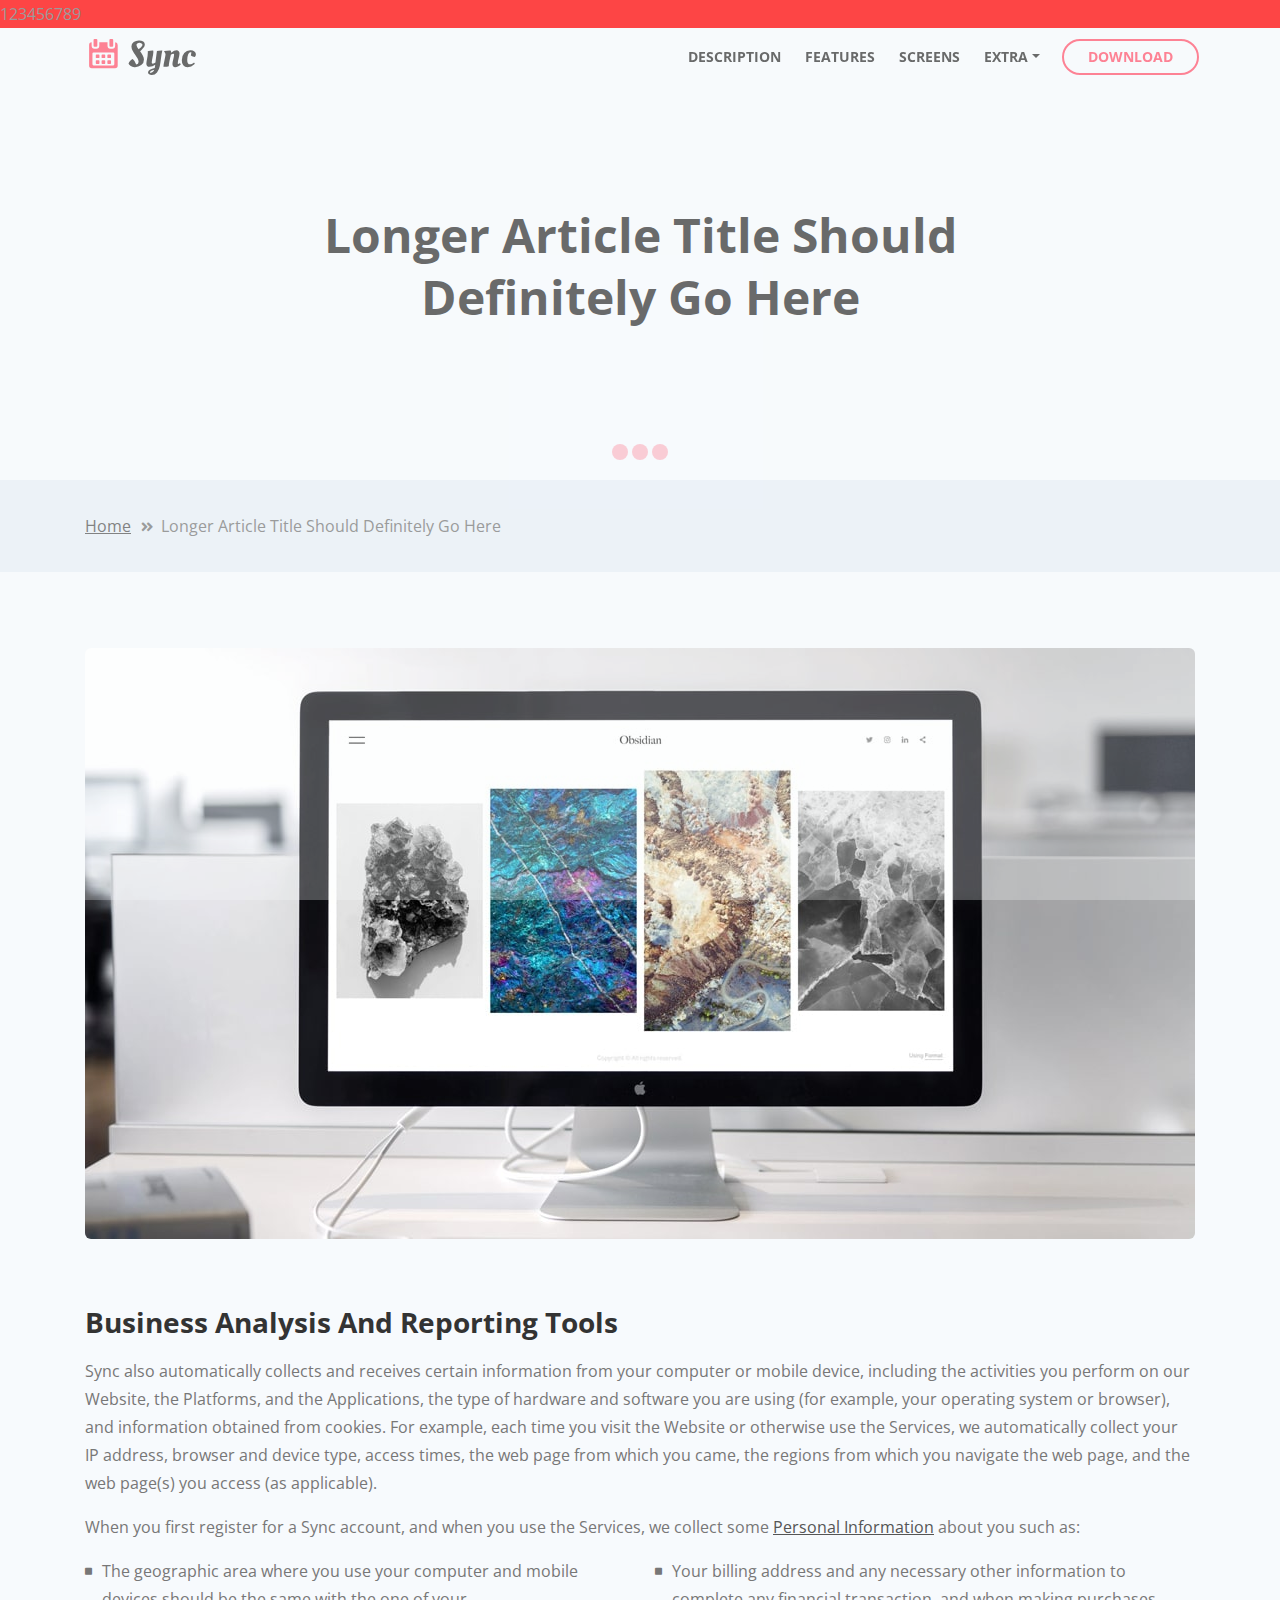
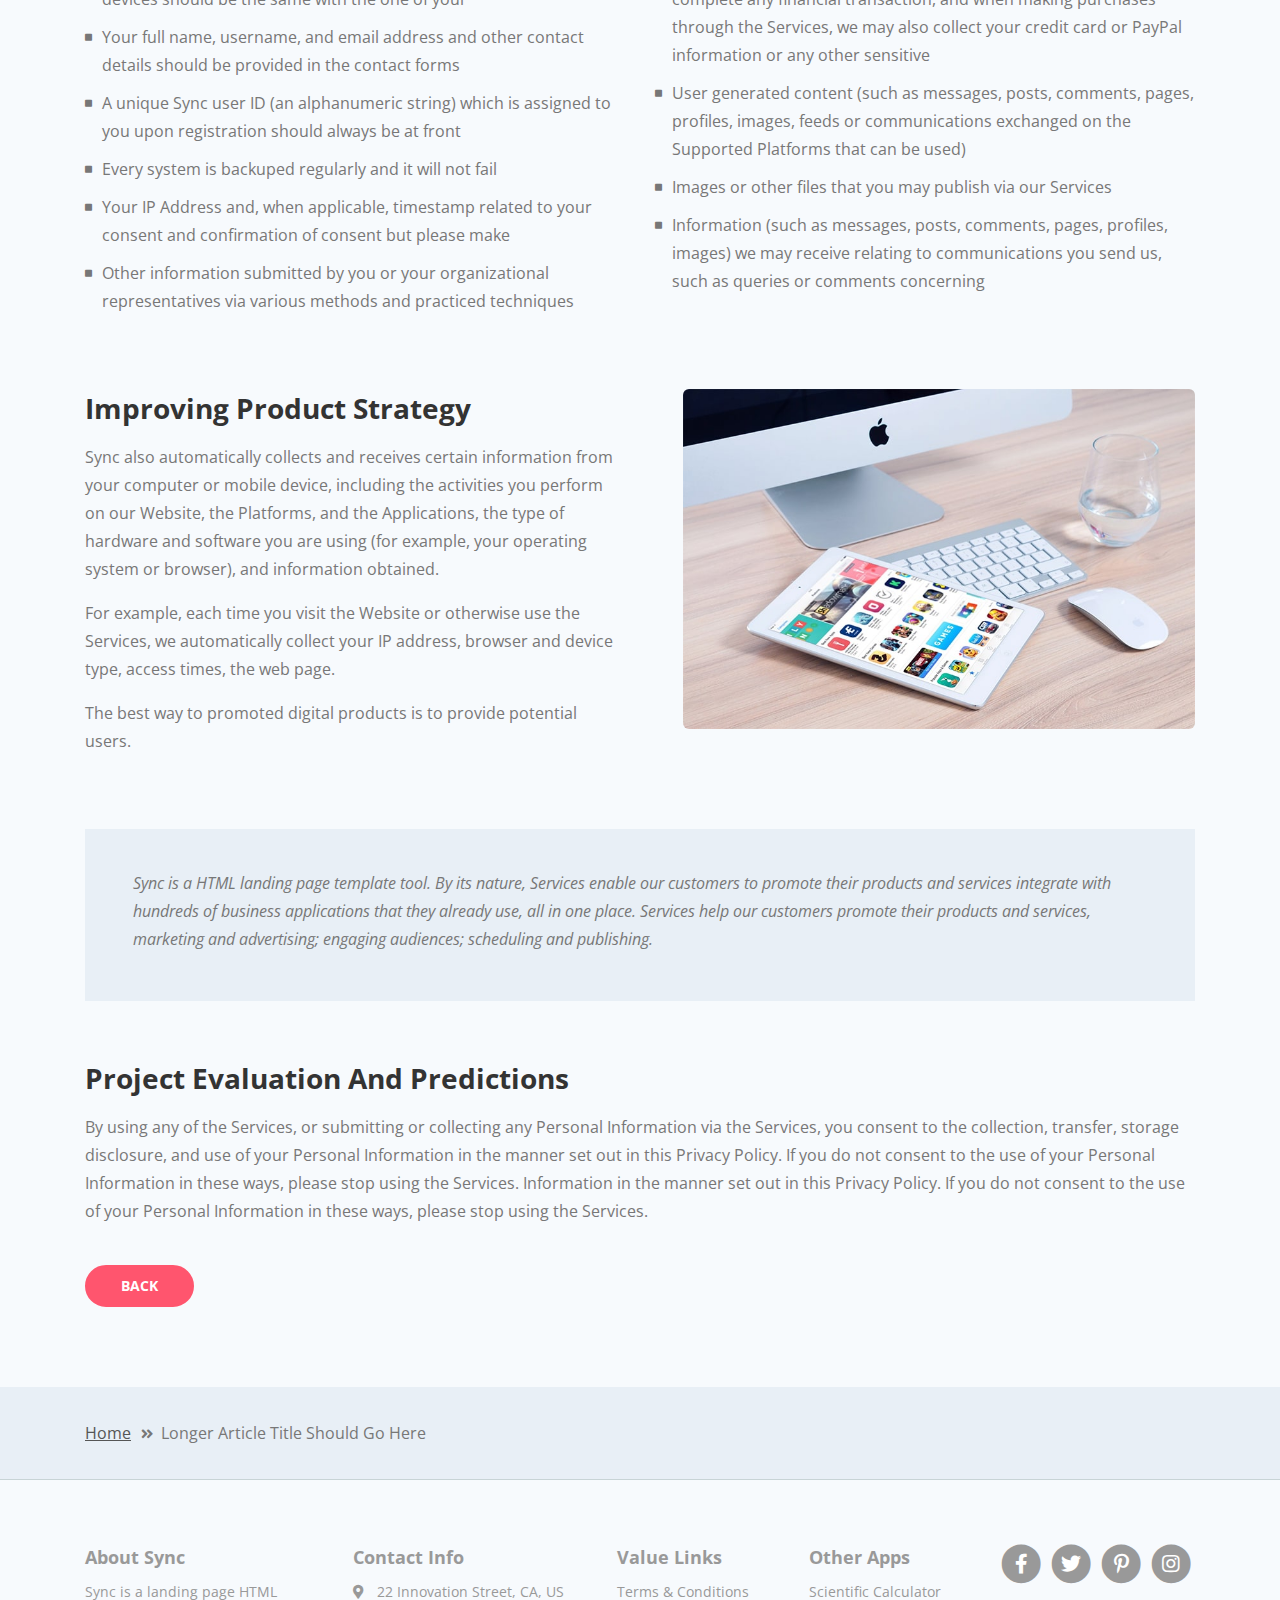
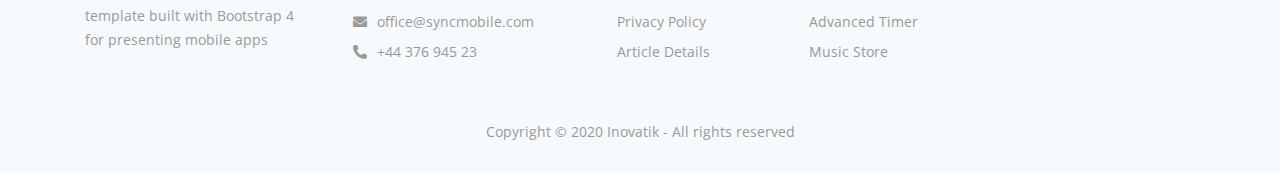
<file: article-details.html>
<!DOCTYPE html>
<html lang="en">
<head>
    <meta charset="utf-8">
    <meta name="viewport" content="width=device-width, initial-scale=1, shrink-to-fit=no">
    
    <!-- SEO Meta Tags -->
    <meta name="description" content="Sync is a landing page HTML template built with Bootstrap 4 for presenting mobile apps to the online audience and for getting visitors to become users.">
    <meta name="author" content="Inovatik">

    <!-- OG Meta Tags to improve the way the post looks when you share the page on LinkedIn, Facebook, Google+ -->
	<meta property="og:site_name" content="" /> <!-- website name -->
	<meta property="og:site" content="" /> <!-- website link -->
	<meta property="og:title" content=""/> <!-- title shown in the actual shared post -->
	<meta property="og:description" content="" /> <!-- description shown in the actual shared post -->
	<meta property="og:image" content="" /> <!-- image link, make sure it's jpg -->
	<meta property="og:url" content="" /> <!-- where do you want your post to link to -->
	<meta property="og:type" content="article" />

    <!-- Webpage Title -->
    <title>Article Details - Sync</title>
    
    <!-- Styles -->
    <link href="https://fonts.googleapis.com/css?family=Open+Sans:400,400i,700&display=swap&subset=latin-ext" rel="stylesheet">
    <link href="css/bootstrap.css" rel="stylesheet">
    <link href="css/fontawesome-all.css" rel="stylesheet">
    <link href="css/swiper.css" rel="stylesheet">
	<link href="css/magnific-popup.css" rel="stylesheet">
    <link href="css/styles.css" rel="stylesheet">
    123456789
	
	<!-- Favicon  -->
    <link rel="icon" href="images/favicon.png">
</head>
<body data-spy="scroll" data-target=".fixed-top" style="background: red;">
    
    <!-- Preloader -->
	<div class="spinner-wrapper">
        <div class="spinner">
            <div class="bounce1"></div>
            <div class="bounce2"></div>
            <div class="bounce3"></div>
        </div>
    </div>
    <!-- end of preloader -->
    

    <!-- Navigation -->
    <nav class="navbar navbar-expand-lg navbar-dark navbar-custom fixed-top">
        <div class="container">
            <!-- Text Logo - Use this if you don't have a graphic logo -->
            <!-- <a class="navbar-brand logo-text page-scroll" href="index.html">Sync</a> -->

            <!-- Image Logo -->
            <a class="navbar-brand logo-image" href="index.html"><img src="images/logo.svg" alt="alternative"></a> 
            
            <!-- Mobile Menu Toggle Button -->
            <button class="navbar-toggler" type="button" data-toggle="collapse" data-target="#navbarsExampleDefault" aria-controls="navbarsExampleDefault" aria-expanded="false" aria-label="Toggle navigation">
                <span class="navbar-toggler-awesome fas fa-bars"></span>
                <span class="navbar-toggler-awesome fas fa-times"></span>
            </button>
            <!-- end of mobile menu toggle button -->

            <div class="collapse navbar-collapse" id="navbarsExampleDefault">
                <ul class="navbar-nav ml-auto">
                    <li class="nav-item">
                        <a class="nav-link page-scroll" href="index.html#description">DESCRIPTION <span class="sr-only">(current)</span></a>
                    </li>
                    <li class="nav-item">
                        <a class="nav-link page-scroll" href="index.html#features">FEATURES</a>
                    </li>
                    <li class="nav-item">
                        <a class="nav-link page-scroll" href="index.html#screens">SCREENS</a>
                    </li>

                    <!-- Dropdown Menu -->          
                    <li class="nav-item dropdown">
                        <a class="nav-link dropdown-toggle page-scroll" id="navbarDropdown" role="button" aria-haspopup="true" aria-expanded="false">EXTRA</a>
                        <div class="dropdown-menu" aria-labelledby="navbarDropdown">
                            <a class="dropdown-item" href="article-details.html"><span class="item-text">ARTICLE DETAILS</span></a>
                            <div class="dropdown-divider"></div>
                            <a class="dropdown-item" href="terms-conditions.html"><span class="item-text">TERMS CONDITIONS</span></a>
                            <div class="dropdown-divider"></div>
                            <a class="dropdown-item" href="privacy-policy.html"><span class="item-text">PRIVACY POLICY</span></a>
                        </div>
                    </li>
                    <!-- end of dropdown menu -->

                </ul>
                <span class="nav-item">
                    <a class="btn-outline-sm page-scroll" href="#download">DOWNLOAD</a>
                </span>
            </div>
        </div> <!-- end of container -->
    </nav> <!-- end of navbar -->
    <!-- end of navigation -->


    <!-- Header -->
    <header id="header" class="ex-header">
        <div class="container">
            <div class="row">
                <div class="col-md-12">
                    <h1>Longer Article Title Should Definitely Go Here</h1>
                </div> <!-- end of col -->
            </div> <!-- end of row -->
        </div> <!-- end of container -->
    </header> <!-- end of ex-header -->
    <!-- end of header -->


    <!-- Breadcrumbs -->
    <div class="ex-basic-1">
        <div class="container">
            <div class="row">
                <div class="col-lg-12">
                    <div class="breadcrumbs">
                        <a href="index.html">Home</a><i class="fa fa-angle-double-right"></i><span>Longer Article Title Should Definitely Go Here</span>
                    </div> <!-- end of breadcrumbs -->
                </div> <!-- end of col -->
            </div> <!-- end of row -->
        </div> <!-- end of container -->
    </div> <!-- end of ex-basic-1 -->
    <!-- end of breadcrumbs -->


    <!-- Privacy Content -->
    <div class="ex-basic-2">
        <div class="container">
            <div class="row">
                <div class="col-lg-12">
                    <div class="image-container-large">
                        <img class="img-fluid" src="images/article-details-large.jpg" alt="alternative">
                    </div> <!-- end of image-container-large -->
                    <div class="text-container">
                        <h3>Business Analysis And Reporting Tools</h3>
                        <p>Sync also automatically collects and receives certain information from your computer or mobile device, including the activities you perform on our Website, the Platforms, and the Applications, the type of hardware and software you are using (for example, your operating system or browser), and information obtained from cookies. For example, each time you visit the Website or otherwise use the Services, we automatically collect your IP address, browser and device type, access times, the web page from which you came, the regions from which you navigate the web page, and the web page(s) you access (as applicable).</p>
                        <p>When you first register for a Sync account, and when you use the Services, we collect some <a href="#your-link">Personal Information</a> about you such as:</p>
                        <div class="row">
                            <div class="col-md-6">
                                <ul class="list-unstyled li-space-lg">
                                    <li class="media">
                                        <i class="fas fa-square"></i>
                                        <div class="media-body">The geographic area where you use your computer and mobile devices should be the same with the one of your</div>
                                    </li>
                                    <li class="media">
                                        <i class="fas fa-square"></i>
                                        <div class="media-body">Your full name, username, and email address and other contact details should be provided in the contact forms</div>
                                    </li>
                                    <li class="media">
                                        <i class="fas fa-square"></i>
                                        <div class="media-body">A unique Sync user ID (an alphanumeric string) which is assigned to you upon registration should always be at front</div>
                                    </li>
                                    <li class="media">
                                        <i class="fas fa-square"></i>
                                        <div class="media-body">Every system is backuped regularly and it will not fail</div>
                                    </li>
                                    <li class="media">
                                        <i class="fas fa-square"></i>
                                        <div class="media-body">Your IP Address and, when applicable, timestamp related to your consent and confirmation of consent but please make</div>
                                    </li>
                                    <li class="media">
                                        <i class="fas fa-square"></i>
                                        <div class="media-body">Other information submitted by you or your organizational representatives via various methods and practiced techniques</div>
                                    </li>
                                </ul>
                            </div> <!-- end of col -->

                            <div class="col-md-6">
                                <ul class="list-unstyled li-space-lg">
                                    <li class="media">
                                        <i class="fas fa-square"></i>
                                        <div class="media-body">Your billing address and any necessary other information to complete any financial transaction, and when making purchases through the Services, we may also collect your credit card or PayPal information or any other sensitive</div>
                                    </li>
                                    <li class="media">
                                        <i class="fas fa-square"></i>
                                        <div class="media-body">User generated content (such as messages, posts, comments, pages, profiles, images, feeds or communications exchanged on the Supported Platforms that can be used)</div>
                                    </li>
                                    <li class="media">
                                        <i class="fas fa-square"></i>
                                        <div class="media-body">Images or other files that you may publish via our Services</div>
                                    </li>
                                    <li class="media">
                                        <i class="fas fa-square"></i>
                                        <div class="media-body">Information (such as messages, posts, comments, pages, profiles, images) we may receive relating to communications you send us, such as queries or comments concerning</div>
                                    </li>
                                </ul>
                            </div> <!-- end of col -->
                        </div> <!-- end of row -->
                    </div> <!-- end of text-container-->
                    
                    <div class="text-container">
                        <div class="row">
                            <div class="col-md-6">
                                <h3>Improving Product Strategy</h3>
                                <p>Sync also automatically collects and receives certain information from your computer or mobile device, including the activities you perform on our Website, the Platforms, and the Applications, the type of hardware and software you are using (for example, your operating system or browser), and information obtained.</p>
                                <p>For example, each time you visit the Website or otherwise use the Services, we automatically collect your IP address, browser and device type, access times, the web page.</p>
                                <p>The best way to promoted digital products is to provide potential users.</p>
                            </div> <!-- end of col -->
                            <div class="col-md-6">
                                <div class="image-container-small">
                                    <img class="img-fluid" src="images/article-details-small.jpg" alt="alternative">
                                </div> <!-- end of image-container-small -->
                            </div> <!-- end of col -->
                        </div> <!-- end of row -->
                    </div> <!-- end of text-container -->

                    <div class="text-container dark">
                        <p class="testimonial-text">Sync is a HTML landing page template tool. By its nature, Services enable our customers to promote their products and services integrate with hundreds of business applications that they already use, all in one place. Services help our customers promote their products and services, marketing and advertising; engaging audiences; scheduling and publishing.</p>
                    </div> <!-- end of text container -->

                    <div class="text-container last">
                        <h3>Project Evaluation And Predictions</h3>
					    <p>By using any of the Services, or submitting or collecting any Personal Information via the Services, you consent to the collection, transfer, storage disclosure, and use of your Personal Information in the manner set out in this Privacy Policy. If you do not consent to the use of your Personal Information in these ways, please stop using the Services. Information in the manner set out in this Privacy Policy. If you do not consent to the use of your Personal Information in these ways, please stop using the Services.</p>
                    </div> <!-- end of text-container -->
                    <a class="btn-solid-reg" href="index.html">BACK</a>
                </div> <!-- end of col-->
            </div> <!-- end of row -->
        </div> <!-- end of container -->
    </div> <!-- end of ex-basic-2 -->
    <!-- end of privacy content -->


    <!-- Breadcrumbs -->
    <div class="ex-basic-1">
        <div class="container">
            <div class="row">
                <div class="col-lg-12">
                    <div class="breadcrumbs">
                        <a href="index.html">Home</a><i class="fa fa-angle-double-right"></i><span>Longer Article Title Should Go Here</span>
                    </div> <!-- end of breadcrumbs -->
                </div> <!-- end of col -->
            </div> <!-- end of row -->
        </div> <!-- end of container -->
    </div> <!-- end of ex-basic-1 -->
    <!-- end of breadcrumbs -->

    
    <!-- Footer -->
    <div class="footer">
        <div class="container">
            <div class="row">
                <div class="col-lg-12">
                    <div class="footer-col first">
                        <h5>About Sync</h5>
                        <p class="p-small">Sync is a landing page HTML template built with Bootstrap 4 for presenting mobile apps</p>
                    </div> <!-- end of footer-col -->
                    <div class="footer-col second">
                        <h5>Contact Info</h5>
                        <ul class="list-unstyled li-space-lg p-small">
                            <li class="media">
                                <i class="fas fa-map-marker-alt"></i>
                                <div class="media-body">22 Innovation Street, CA, US</div>
                            </li>
                            <li class="media">
                                <i class="fas fa-envelope"></i>
                                <div class="media-body"><a href="#your-link">office@syncmobile.com</a></div>
                            </li>
                            <li class="media">
                                <i class="fas fa-phone-alt"></i>
                                <div class="media-body"><a href="#your-link">+44 376 945 23</a></div>
                            </li>
                        </ul>
                    </div> <!-- end of footer-col -->
                    <div class="footer-col third">
                        <h5>Value Links</h5>
                        <ul class="list-unstyled li-space-lg p-small">
                            <li><a href="terms-conditions.html">Terms & Conditions</a></li>
                            <li><a href="privacy-policy.html">Privacy Policy</a></li>
                            <li><a href="article-details.html">Article Details</a></li>
                        </ul>
                    </div> <!-- end of footer-col -->
                    <div class="footer-col fourth">
                        <h5>Other Apps</h5>
                        <ul class="list-unstyled li-space-lg p-small">
                            <li><a href="#your-link">Scientific Calculator</a></li>
                            <li><a href="#your-link">Advanced Timer</a></li>
                            <li><a href="#your-link">Music Store</a></li>
                        </ul>
                    </div> <!-- end of footer-col -->
                    <div class="footer-col fifth">
                        <span class="fa-stack">
                            <a href="#your-link">
                                <i class="fas fa-circle fa-stack-2x"></i>
                                <i class="fab fa-facebook-f fa-stack-1x"></i>
                            </a>
                        </span>
                        <span class="fa-stack">
                            <a href="#your-link">
                                <i class="fas fa-circle fa-stack-2x"></i>
                                <i class="fab fa-twitter fa-stack-1x"></i>
                            </a>
                        </span>
                        <span class="fa-stack">
                            <a href="#your-link">
                                <i class="fas fa-circle fa-stack-2x"></i>
                                <i class="fab fa-pinterest-p fa-stack-1x"></i>
                            </a>
                        </span>
                        <span class="fa-stack">
                            <a href="#your-link">
                                <i class="fas fa-circle fa-stack-2x"></i>
                                <i class="fab fa-instagram fa-stack-1x"></i>
                            </a>
                        </span>
                    </div> <!-- end of footer-col -->
                </div> <!-- end of col -->
            </div> <!-- end of row -->
        </div> <!-- end of container -->
    </div> <!-- end of footer -->  
    <!-- end of footer -->


    <!-- Copyright -->
    <div class="copyright">
        <div class="container">
            <div class="row">
                <div class="col-lg-12">
                    <p class="p-small">Copyright © 2020 <a href="https://inovatik.com">Inovatik</a> - All rights reserved</p>
                </div> <!-- end of col -->
            </div> <!-- enf of row -->
        </div> <!-- end of container -->
    </div> <!-- end of copyright --> 
    <!-- end of copyright -->
    
        
    <!-- Scripts -->
    <script src="js/jquery.min.js"></script> <!-- jQuery for Bootstrap's JavaScript plugins -->
    <script src="js/popper.min.js"></script> <!-- Popper tooltip library for Bootstrap -->
    <script src="js/bootstrap.min.js"></script> <!-- Bootstrap framework -->
    <script src="js/jquery.easing.min.js"></script> <!-- jQuery Easing for smooth scrolling between anchors -->
    <script src="js/swiper.min.js"></script> <!-- Swiper for image and text sliders -->
    <script src="js/jquery.magnific-popup.js"></script> <!-- Magnific Popup for lightboxes -->
    <script src="js/validator.min.js"></script> <!-- Validator.js - Bootstrap plugin that validates forms -->
    <script src="js/scripts.js"></script> <!-- Custom scripts -->
</body>
</html>
</file>
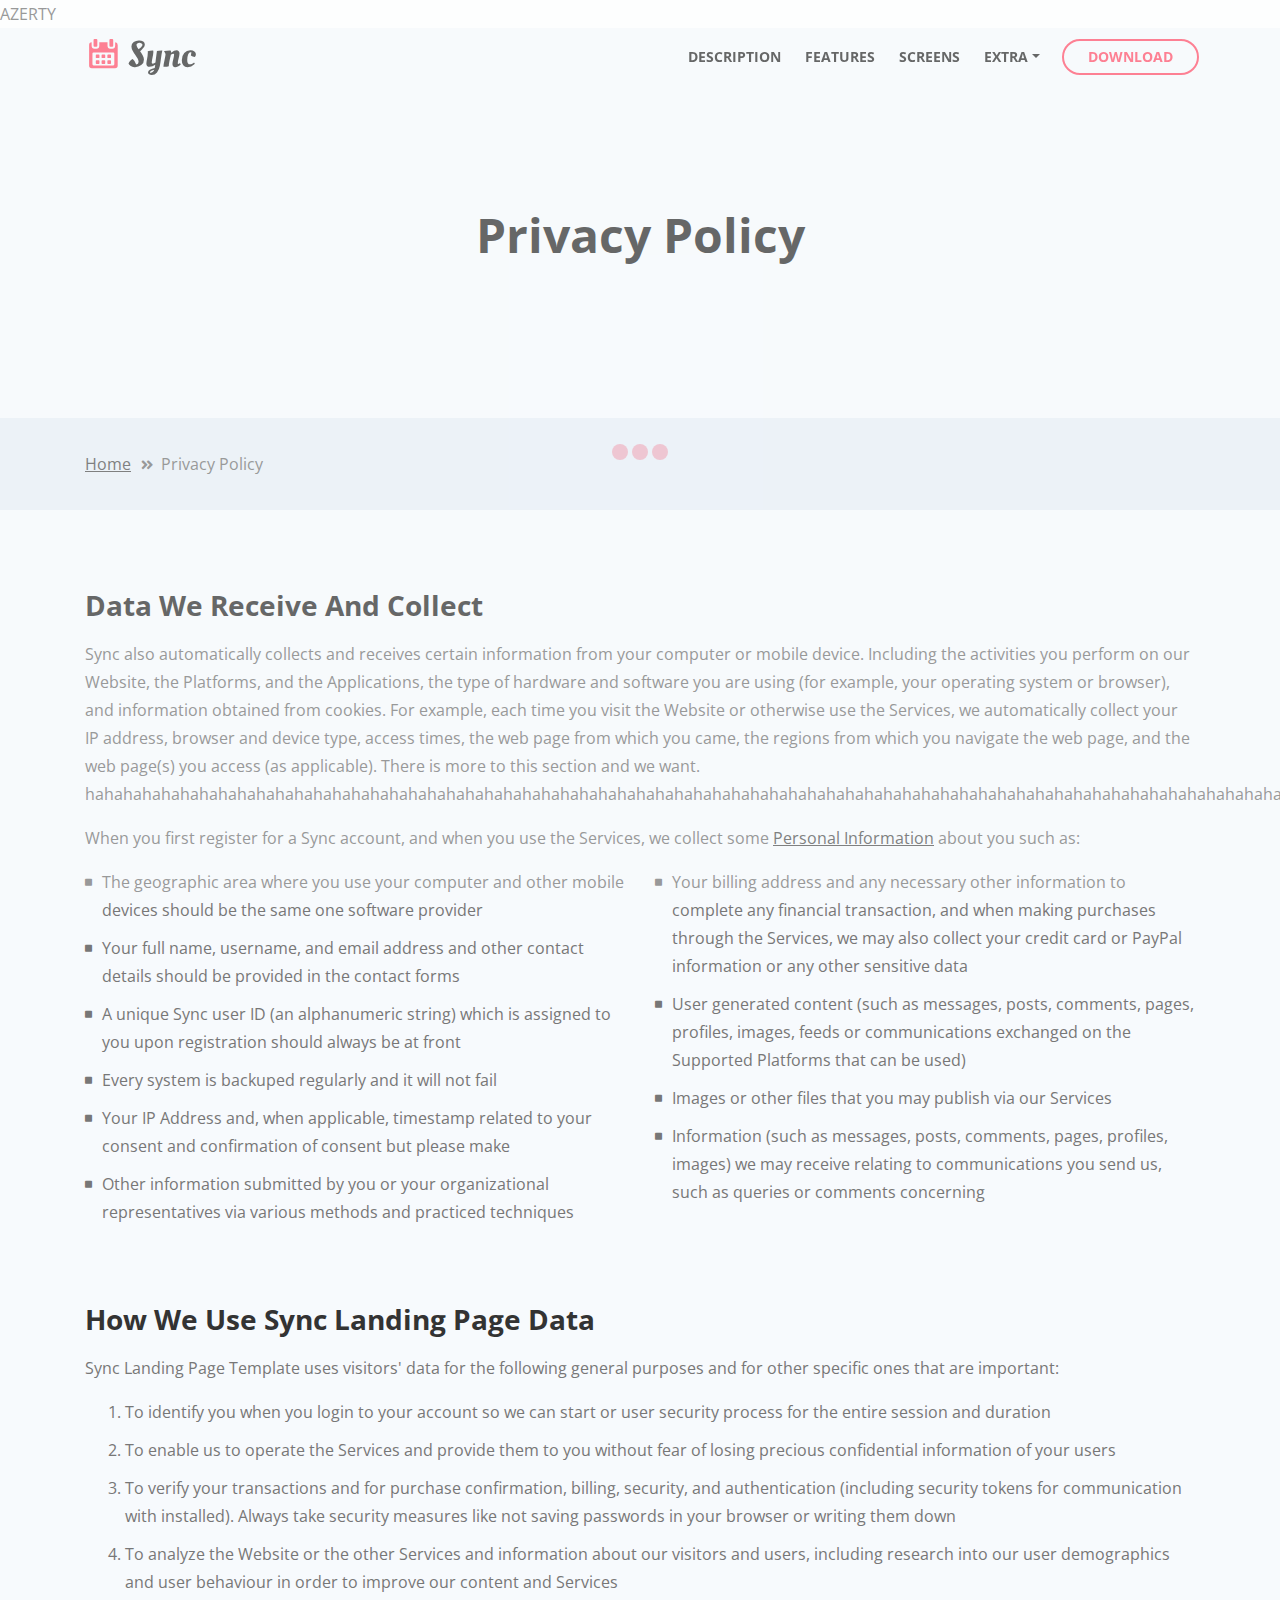
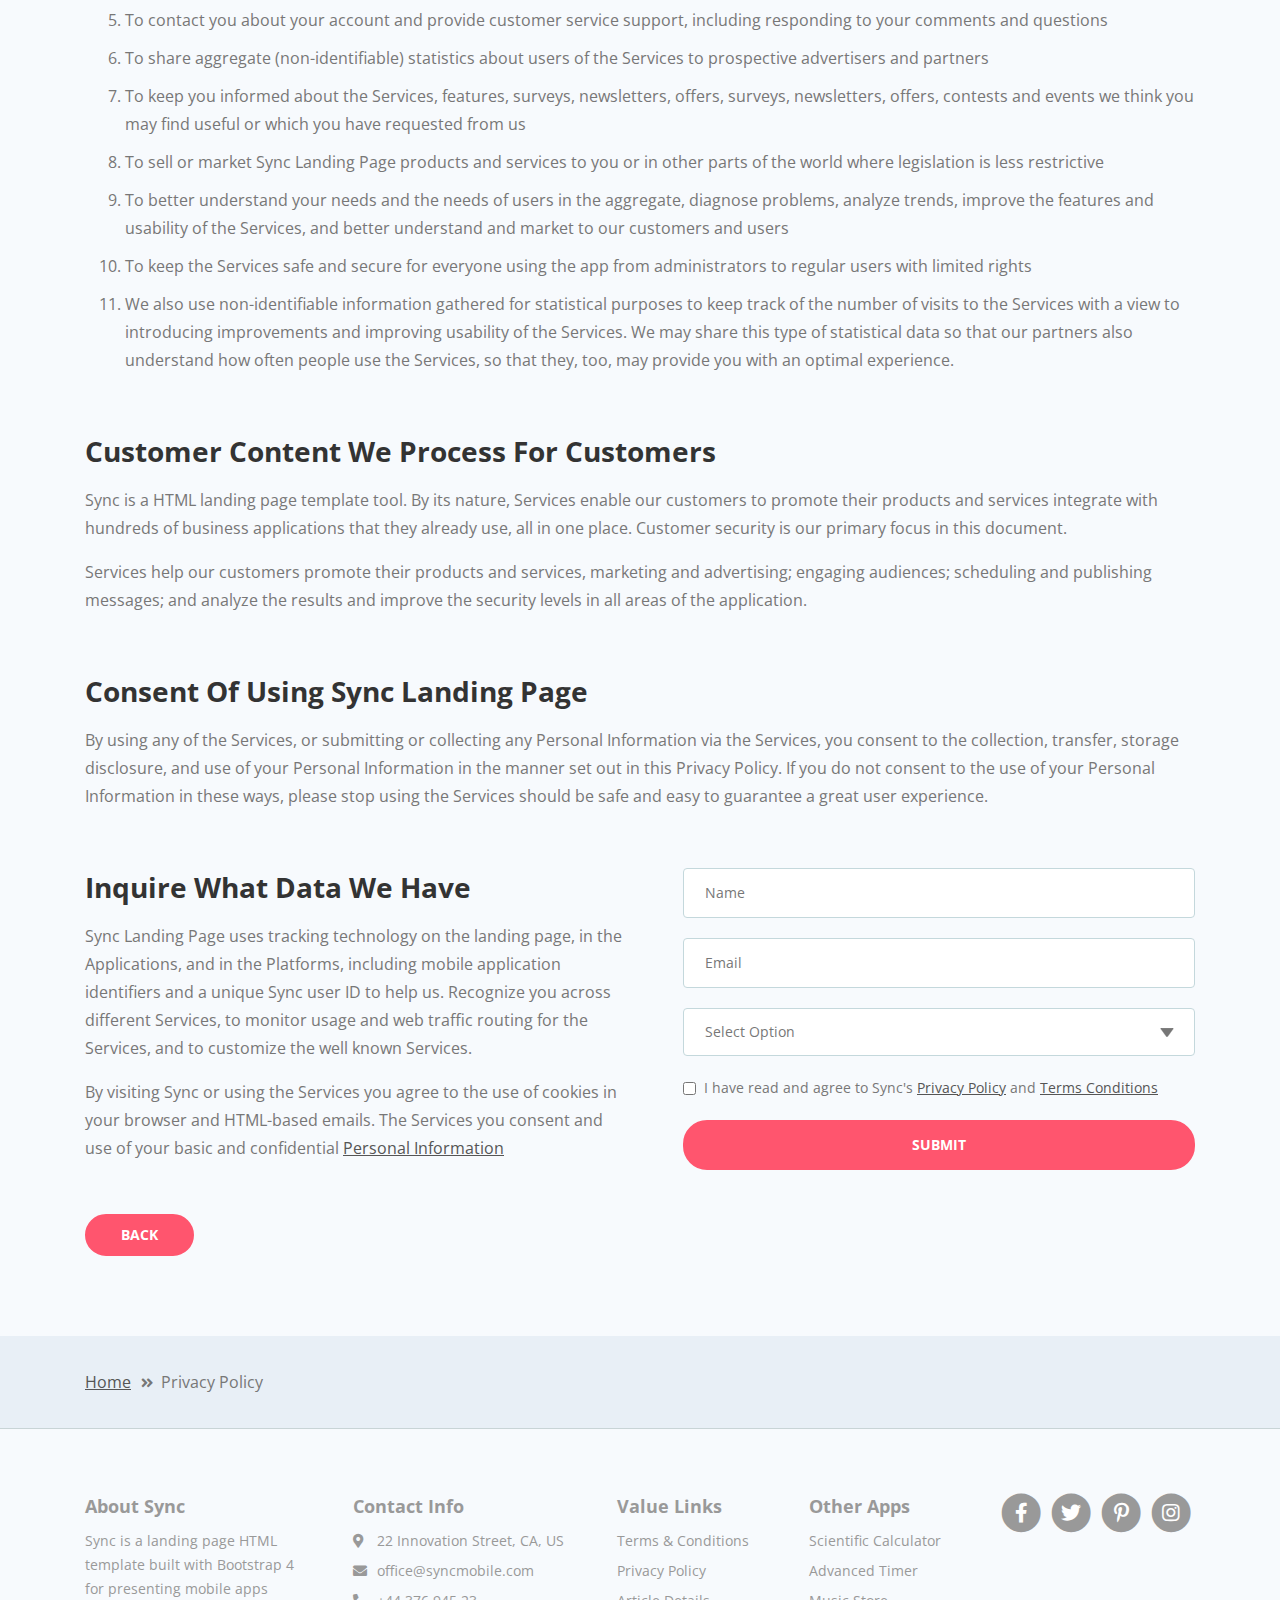
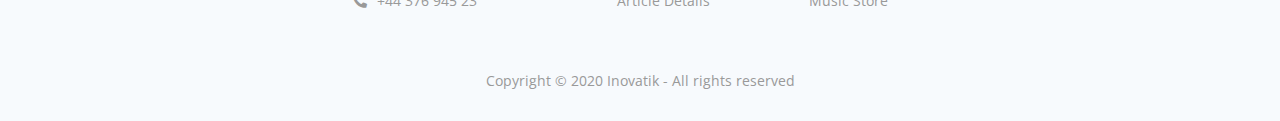
<file: privacy-policy.html>
<!DOCTYPE html>
<html lang="en">
  <head>
    <meta charset="utf-8" />
    <meta
      name="viewport"
      content="width=device-width, initial-scale=1, shrink-to-fit=no"
    />
    AZERTY

    <!-- SEO Meta Tags -->
    <meta
      name="description"
      content="Sync is a landing page HTML template built with Bootstrap 4 for presenting mobile apps to the online audience and for getting visitors to become users."
    />
    <meta name="author" content="Inovatik" />

    <!-- OG Meta Tags to improve the way the post looks when you share the page on LinkedIn, Facebook, Google+ -->
    <meta property="og:site_name" content="" />
    <!-- website name -->
    <meta property="og:site" content="" />
    <!-- website link -->
    <meta property="og:title" content="" />
    <!-- title shown in the actual shared post -->
    <meta property="og:description" content="" />
    <!-- description shown in the actual shared post -->
    <meta property="og:image" content="" />
    <!-- image link, make sure it's jpg -->
    <meta property="og:url" content="" />
    <!-- where do you want your post to link to -->
    <meta property="og:type" content="article" />

    <!-- Webpage Title -->
    <title>Privacy Policy - Sync</title>

    <!-- Styles -->
    <link
      href="https://fonts.googleapis.com/css?family=Open+Sans:400,400i,700&display=swap&subset=latin-ext"
      rel="stylesheet"
    />
    <link href="css/bootstrap.css" rel="stylesheet" />
    <link href="css/fontawesome-all.css" rel="stylesheet" />
    <link href="css/swiper.css" rel="stylesheet" />
    <link href="css/magnific-popup.css" rel="stylesheet" />
    <link href="css/styles.css" rel="stylesheet" />

    <!-- Favicon  -->
    <link rel="icon" href="images/favicon.png" />
  </head>
  <body data-spy="scroll" data-target=".fixed-top">
    <!-- Preloader -->
    <div class="spinner-wrapper">
      <div class="spinner">
        <div class="bounce1"></div>
        <div class="bounce2"></div>
        <div class="bounce3"></div>
      </div>
    </div>
    <!-- end of preloader -->

    <!-- Navigation -->
    <nav class="navbar navbar-expand-lg navbar-dark navbar-custom fixed-top">
      <div class="container">
        <!-- Text Logo - Use this if you don't have a graphic logo -->
        <!-- <a class="navbar-brand logo-text page-scroll" href="index.html">Sync</a> -->

        <!-- Image Logo -->
        <a class="navbar-brand logo-image" href="index.html"
          ><img src="images/logo.svg" alt="alternative"
        /></a>

        <!-- Mobile Menu Toggle Button -->
        <button
          class="navbar-toggler"
          type="button"
          data-toggle="collapse"
          data-target="#navbarsExampleDefault"
          aria-controls="navbarsExampleDefault"
          aria-expanded="false"
          aria-label="Toggle navigation"
        >
          <span class="navbar-toggler-awesome fas fa-bars"></span>
          <span class="navbar-toggler-awesome fas fa-times"></span>
        </button>
        <!-- end of mobile menu toggle button -->

        <div class="collapse navbar-collapse" id="navbarsExampleDefault">
          <ul class="navbar-nav ml-auto">
            <li class="nav-item">
              <a class="nav-link page-scroll" href="index.html#description"
                >DESCRIPTION <span class="sr-only">(current)</span></a
              >
            </li>
            <li class="nav-item">
              <a class="nav-link page-scroll" href="index.html#features"
                >FEATURES</a
              >
            </li>
            <li class="nav-item">
              <a class="nav-link page-scroll" href="index.html#screens"
                >SCREENS</a
              >
            </li>

            <!-- Dropdown Menu -->
            <li class="nav-item dropdown">
              <a
                class="nav-link dropdown-toggle page-scroll"
                id="navbarDropdown"
                role="button"
                aria-haspopup="true"
                aria-expanded="false"
                >EXTRA</a
              >
              <div class="dropdown-menu" aria-labelledby="navbarDropdown">
                <a class="dropdown-item" href="article-details.html"
                  ><span class="item-text">ARTICLE DETAILS</span></a
                >
                <div class="dropdown-divider"></div>
                <a class="dropdown-item" href="terms-conditions.html"
                  ><span class="item-text">TERMS CONDITIONS</span></a
                >
                <div class="dropdown-divider"></div>
                <a class="dropdown-item" href="privacy-policy.html"
                  ><span class="item-text">PRIVACY POLICY</span></a
                >
              </div>
            </li>
            <!-- end of dropdown menu -->
          </ul>
          <span class="nav-item">
            <a class="btn-outline-sm page-scroll" href="#download">DOWNLOAD</a>
          </span>
        </div>
      </div>
      <!-- end of container -->
    </nav>
    <!-- end of navbar -->
    <!-- end of navigation -->

    <!-- Header -->
    <header id="header" class="ex-header">
      <div class="container">
        <div class="row">
          <div class="col-md-12">
            <h1>Privacy Policy</h1>
          </div>
          <!-- end of col -->
        </div>
        <!-- end of row -->
      </div>
      <!-- end of container -->
    </header>
    <!-- end of ex-header -->
    <!-- end of header -->

    <!-- Breadcrumbs -->
    <div class="ex-basic-1">
      <div class="container">
        <div class="row">
          <div class="col-lg-12">
            <div class="breadcrumbs">
              <a href="index.html">Home</a
              ><i class="fa fa-angle-double-right"></i
              ><span>Privacy Policy</span>
            </div>
            <!-- end of breadcrumbs -->
          </div>
          <!-- end of col -->
        </div>
        <!-- end of row -->
      </div>
      <!-- end of container -->
    </div>
    <!-- end of ex-basic-1 -->
    <!-- end of breadcrumbs -->

    <!-- Privacy Content -->
    <div class="ex-basic-2">
      <div class="container">
        <div class="row">
          <div class="col-lg-12">
            <div class="text-container">
              <h3>Data We Receive And Collect</h3>
              <p>
                Sync also automatically collects and receives certain
                information from your computer or mobile device. Including the
                activities you perform on our Website, the Platforms, and the
                Applications, the type of hardware and software you are using
                (for example, your operating system or browser), and information
                obtained from cookies. For example, each time you visit the
                Website or otherwise use the Services, we automatically collect
                your IP address, browser and device type, access times, the web
                page from which you came, the regions from which you navigate
                the web page, and the web page(s) you access (as applicable).
                There is more to this section and we want.
                [base64].
              </p>
              <p>
                When you first register for a Sync account, and when you use the
                Services, we collect some
                <a href="#your-link">Personal Information</a> about you such as:
              </p>
              <div class="row">
                <div class="col-md-6">
                  <ul class="list-unstyled li-space-lg">
                    <li class="media">
                      <i class="fas fa-square"></i>
                      <div class="media-body">
                        The geographic area where you use your computer and
                        other mobile devices should be the same one software
                        provider
                      </div>
                    </li>
                    <li class="media">
                      <i class="fas fa-square"></i>
                      <div class="media-body">
                        Your full name, username, and email address and other
                        contact details should be provided in the contact forms
                      </div>
                    </li>
                    <li class="media">
                      <i class="fas fa-square"></i>
                      <div class="media-body">
                        A unique Sync user ID (an alphanumeric string) which is
                        assigned to you upon registration should always be at
                        front
                      </div>
                    </li>
                    <li class="media">
                      <i class="fas fa-square"></i>
                      <div class="media-body">
                        Every system is backuped regularly and it will not fail
                      </div>
                    </li>
                    <li class="media">
                      <i class="fas fa-square"></i>
                      <div class="media-body">
                        Your IP Address and, when applicable, timestamp related
                        to your consent and confirmation of consent but please
                        make
                      </div>
                    </li>
                    <li class="media">
                      <i class="fas fa-square"></i>
                      <div class="media-body">
                        Other information submitted by you or your
                        organizational representatives via various methods and
                        practiced techniques
                      </div>
                    </li>
                  </ul>
                </div>
                <!-- end of col -->

                <div class="col-md-6">
                  <ul class="list-unstyled li-space-lg">
                    <li class="media">
                      <i class="fas fa-square"></i>
                      <div class="media-body">
                        Your billing address and any necessary other information
                        to complete any financial transaction, and when making
                        purchases through the Services, we may also collect your
                        credit card or PayPal information or any other sensitive
                        data
                      </div>
                    </li>
                    <li class="media">
                      <i class="fas fa-square"></i>
                      <div class="media-body">
                        User generated content (such as messages, posts,
                        comments, pages, profiles, images, feeds or
                        communications exchanged on the Supported Platforms that
                        can be used)
                      </div>
                    </li>
                    <li class="media">
                      <i class="fas fa-square"></i>
                      <div class="media-body">
                        Images or other files that you may publish via our
                        Services
                      </div>
                    </li>
                    <li class="media">
                      <i class="fas fa-square"></i>
                      <div class="media-body">
                        Information (such as messages, posts, comments, pages,
                        profiles, images) we may receive relating to
                        communications you send us, such as queries or comments
                        concerning
                      </div>
                    </li>
                  </ul>
                </div>
                <!-- end of col -->
              </div>
              <!-- end of row -->
            </div>
            <!-- end of text-container-->

            <div class="text-container">
              <h3>How We Use Sync Landing Page Data</h3>
              <p>
                Sync Landing Page Template uses visitors' data for the following
                general purposes and for other specific ones that are important:
              </p>
              <ol class="li-space-lg">
                <li>
                  To identify you when you login to your account so we can start
                  or user security process for the entire session and duration
                </li>
                <li>
                  To enable us to operate the Services and provide them to you
                  without fear of losing precious confidential information of
                  your users
                </li>
                <li>
                  To verify your transactions and for purchase confirmation,
                  billing, security, and authentication (including security
                  tokens for communication with installed). Always take security
                  measures like not saving passwords in your browser or writing
                  them down
                </li>
                <li>
                  To analyze the Website or the other Services and information
                  about our visitors and users, including research into our user
                  demographics and user behaviour in order to improve our
                  content and Services
                </li>
                <li>
                  To contact you about your account and provide customer service
                  support, including responding to your comments and questions
                </li>
                <li>
                  To share aggregate (non-identifiable) statistics about users
                  of the Services to prospective advertisers and partners
                </li>
                <li>
                  To keep you informed about the Services, features, surveys,
                  newsletters, offers, surveys, newsletters, offers, contests
                  and events we think you may find useful or which you have
                  requested from us
                </li>
                <li>
                  To sell or market Sync Landing Page products and services to
                  you or in other parts of the world where legislation is less
                  restrictive
                </li>
                <li>
                  To better understand your needs and the needs of users in the
                  aggregate, diagnose problems, analyze trends, improve the
                  features and usability of the Services, and better understand
                  and market to our customers and users
                </li>
                <li>
                  To keep the Services safe and secure for everyone using the
                  app from administrators to regular users with limited rights
                </li>
                <li>
                  We also use non-identifiable information gathered for
                  statistical purposes to keep track of the number of visits to
                  the Services with a view to introducing improvements and
                  improving usability of the Services. We may share this type of
                  statistical data so that our partners also understand how
                  often people use the Services, so that they, too, may provide
                  you with an optimal experience.
                </li>
              </ol>
            </div>
            <!-- end of text-container -->

            <div class="text-container">
              <h3>Customer Content We Process For Customers</h3>
              <p>
                Sync is a HTML landing page template tool. By its nature,
                Services enable our customers to promote their products and
                services integrate with hundreds of business applications that
                they already use, all in one place. Customer security is our
                primary focus in this document.
              </p>
              <p>
                Services help our customers promote their products and services,
                marketing and advertising; engaging audiences; scheduling and
                publishing messages; and analyze the results and improve the
                security levels in all areas of the application.
              </p>
            </div>
            <!-- end of text container -->

            <div class="text-container">
              <h3>Consent Of Using Sync Landing Page</h3>
              <p>
                By using any of the Services, or submitting or collecting any
                Personal Information via the Services, you consent to the
                collection, transfer, storage disclosure, and use of your
                Personal Information in the manner set out in this Privacy
                Policy. If you do not consent to the use of your Personal
                Information in these ways, please stop using the Services should
                be safe and easy to guarantee a great user experience.
              </p>
            </div>
            <!-- end of text-container -->

            <div class="row">
              <div class="col-md-6">
                <div class="text-container last">
                  <h3>Inquire What Data We Have</h3>
                  <p>
                    Sync Landing Page uses tracking technology on the landing
                    page, in the Applications, and in the Platforms, including
                    mobile application identifiers and a unique Sync user ID to
                    help us. Recognize you across different Services, to monitor
                    usage and web traffic routing for the Services, and to
                    customize the well known Services.
                  </p>
                  <p>
                    By visiting Sync or using the Services you agree to the use
                    of cookies in your browser and HTML-based emails. The
                    Services you consent and use of your basic and confidential
                    <a href="#your-link">Personal Information</a>
                  </p>
                </div>
                <!-- end of text container -->
              </div>
              <!-- end of col-->
              <div class="col-md-6">
                <!-- Privacy Form -->
                <div class="form-container">
                  <form
                    id="privacyForm"
                    data-toggle="validator"
                    data-focus="false"
                  >
                    <div class="form-group">
                      <input
                        type="text"
                        class="form-control-input"
                        id="pname"
                        required
                      />
                      <label class="label-control" for="pname">Name</label>
                      <div class="help-block with-errors"></div>
                    </div>
                    <div class="form-group">
                      <input
                        type="email"
                        class="form-control-input"
                        id="pemail"
                        required
                      />
                      <label class="label-control" for="pemail">Email</label>
                      <div class="help-block with-errors"></div>
                    </div>
                    <div class="form-group">
                      <select class="form-control-select" id="pselect" required>
                        <option
                          class="select-option"
                          value=""
                          disabled
                          selected
                        >
                          Select Option
                        </option>
                        <option class="select-option" value="Delete data">
                          Delete my data
                        </option>
                        <option class="select-option" value="Show me data">
                          Show me my data
                        </option>
                      </select>
                      <div class="help-block with-errors"></div>
                    </div>
                    <div class="form-group checkbox p-small">
                      <input
                        type="checkbox"
                        id="pterms"
                        value="Agreed-to-Terms"
                        required
                      />I have read and agree to Sync's
                      <a href="privacy-policy.html">Privacy Policy</a> and
                      <a href="terms-conditions.html">Terms Conditions</a>
                      <div class="help-block with-errors"></div>
                    </div>
                    <div class="form-group">
                      <button type="submit" class="form-control-submit-button">
                        SUBMIT
                      </button>
                    </div>
                    <div class="form-message">
                      <div id="pmsgSubmit" class="h3 text-center hidden"></div>
                    </div>
                  </form>
                </div>
                <!-- end of form container -->
                <!-- end of privacy form -->
              </div>
              <!-- end of col-->
            </div>
            <!-- end of row -->
            <a class="btn-solid-reg" href="index.html">BACK</a>
          </div>
          <!-- end of col-->
        </div>
        <!-- end of row -->
      </div>
      <!-- end of container -->
    </div>
    <!-- end of ex-basic-2 -->
    <!-- end of privacy content -->

    <!-- Breadcrumbs -->
    <div class="ex-basic-1">
      <div class="container">
        <div class="row">
          <div class="col-lg-12">
            <div class="breadcrumbs">
              <a href="index.html">Home</a
              ><i class="fa fa-angle-double-right"></i
              ><span>Privacy Policy</span>
            </div>
            <!-- end of breadcrumbs -->
          </div>
          <!-- end of col -->
        </div>
        <!-- end of row -->
      </div>
      <!-- end of container -->
    </div>
    <!-- end of ex-basic-1 -->
    <!-- end of breadcrumbs -->

    <!-- Footer -->
    <div class="footer">
      <div class="container">
        <div class="row">
          <div class="col-lg-12">
            <div class="footer-col first">
              <h5>About Sync</h5>
              <p class="p-small">
                Sync is a landing page HTML template built with Bootstrap 4 for
                presenting mobile apps
              </p>
            </div>
            <!-- end of footer-col -->
            <div class="footer-col second">
              <h5>Contact Info</h5>
              <ul class="list-unstyled li-space-lg p-small">
                <li class="media">
                  <i class="fas fa-map-marker-alt"></i>
                  <div class="media-body">22 Innovation Street, CA, US</div>
                </li>
                <li class="media">
                  <i class="fas fa-envelope"></i>
                  <div class="media-body">
                    <a href="#your-link">office@syncmobile.com</a>
                  </div>
                </li>
                <li class="media">
                  <i class="fas fa-phone-alt"></i>
                  <div class="media-body">
                    <a href="#your-link">+44 376 945 23</a>
                  </div>
                </li>
              </ul>
            </div>
            <!-- end of footer-col -->
            <div class="footer-col third">
              <h5>Value Links</h5>
              <ul class="list-unstyled li-space-lg p-small">
                <li><a href="terms-conditions.html">Terms & Conditions</a></li>
                <li><a href="privacy-policy.html">Privacy Policy</a></li>
                <li><a href="article-details.html">Article Details</a></li>
              </ul>
            </div>
            <!-- end of footer-col -->
            <div class="footer-col fourth">
              <h5>Other Apps</h5>
              <ul class="list-unstyled li-space-lg p-small">
                <li><a href="#your-link">Scientific Calculator</a></li>
                <li><a href="#your-link">Advanced Timer</a></li>
                <li><a href="#your-link">Music Store</a></li>
              </ul>
            </div>
            <!-- end of footer-col -->
            <div class="footer-col fifth">
              <span class="fa-stack">
                <a href="#your-link">
                  <i class="fas fa-circle fa-stack-2x"></i>
                  <i class="fab fa-facebook-f fa-stack-1x"></i>
                </a>
              </span>
              <span class="fa-stack">
                <a href="#your-link">
                  <i class="fas fa-circle fa-stack-2x"></i>
                  <i class="fab fa-twitter fa-stack-1x"></i>
                </a>
              </span>
              <span class="fa-stack">
                <a href="#your-link">
                  <i class="fas fa-circle fa-stack-2x"></i>
                  <i class="fab fa-pinterest-p fa-stack-1x"></i>
                </a>
              </span>
              <span class="fa-stack">
                <a href="#your-link">
                  <i class="fas fa-circle fa-stack-2x"></i>
                  <i class="fab fa-instagram fa-stack-1x"></i>
                </a>
              </span>
            </div>
            <!-- end of footer-col -->
          </div>
          <!-- end of col -->
        </div>
        <!-- end of row -->
      </div>
      <!-- end of container -->
    </div>
    <!-- end of footer -->
    <!-- end of footer -->

    <!-- Copyright -->
    <div class="copyright">
      <div class="container">
        <div class="row">
          <div class="col-lg-12">
            <p class="p-small">
              Copyright © 2020 <a href="https://inovatik.com">Inovatik</a> - All
              rights reserved
            </p>
          </div>
          <!-- end of col -->
        </div>
        <!-- enf of row -->
      </div>
      <!-- end of container -->
    </div>
    <!-- end of copyright -->
    <!-- end of copyright -->

    <!-- Scripts -->
    <script src="js/jquery.min.js"></script>
    <!-- jQuery for Bootstrap's JavaScript plugins -->
    <script src="js/popper.min.js"></script>
    <!-- Popper tooltip library for Bootstrap -->
    <script src="js/bootstrap.min.js"></script>
    <!-- Bootstrap framework -->
    <script src="js/jquery.easing.min.js"></script>
    <!-- jQuery Easing for smooth scrolling between anchors -->
    <script src="js/swiper.min.js"></script>
    <!-- Swiper for image and text sliders -->
    <script src="js/jquery.magnific-popup.js"></script>
    <!-- Magnific Popup for lightboxes -->
    <script src="js/validator.min.js"></script>
    <!-- Validator.js - Bootstrap plugin that validates forms -->
    <script src="js/scripts.js"></script>
    <!-- Custom scripts -->
  </body>
</html>
</file>
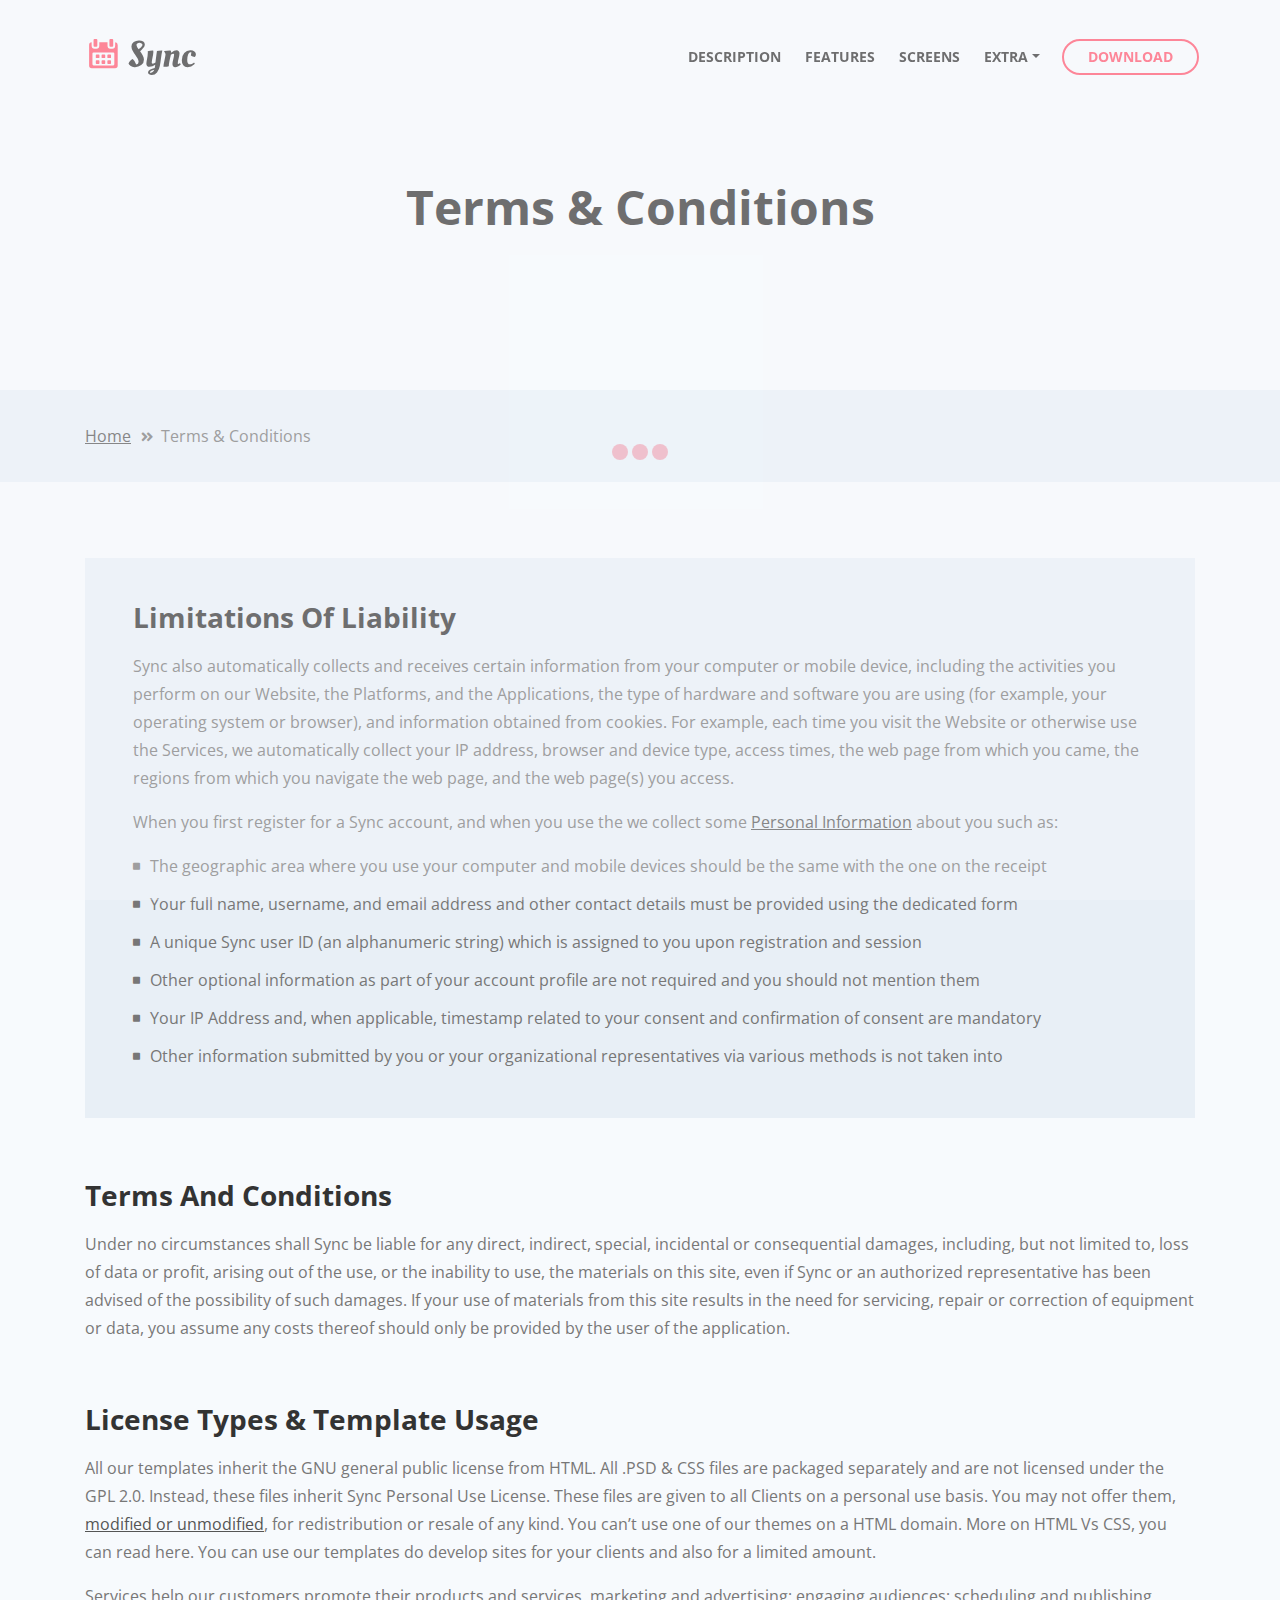
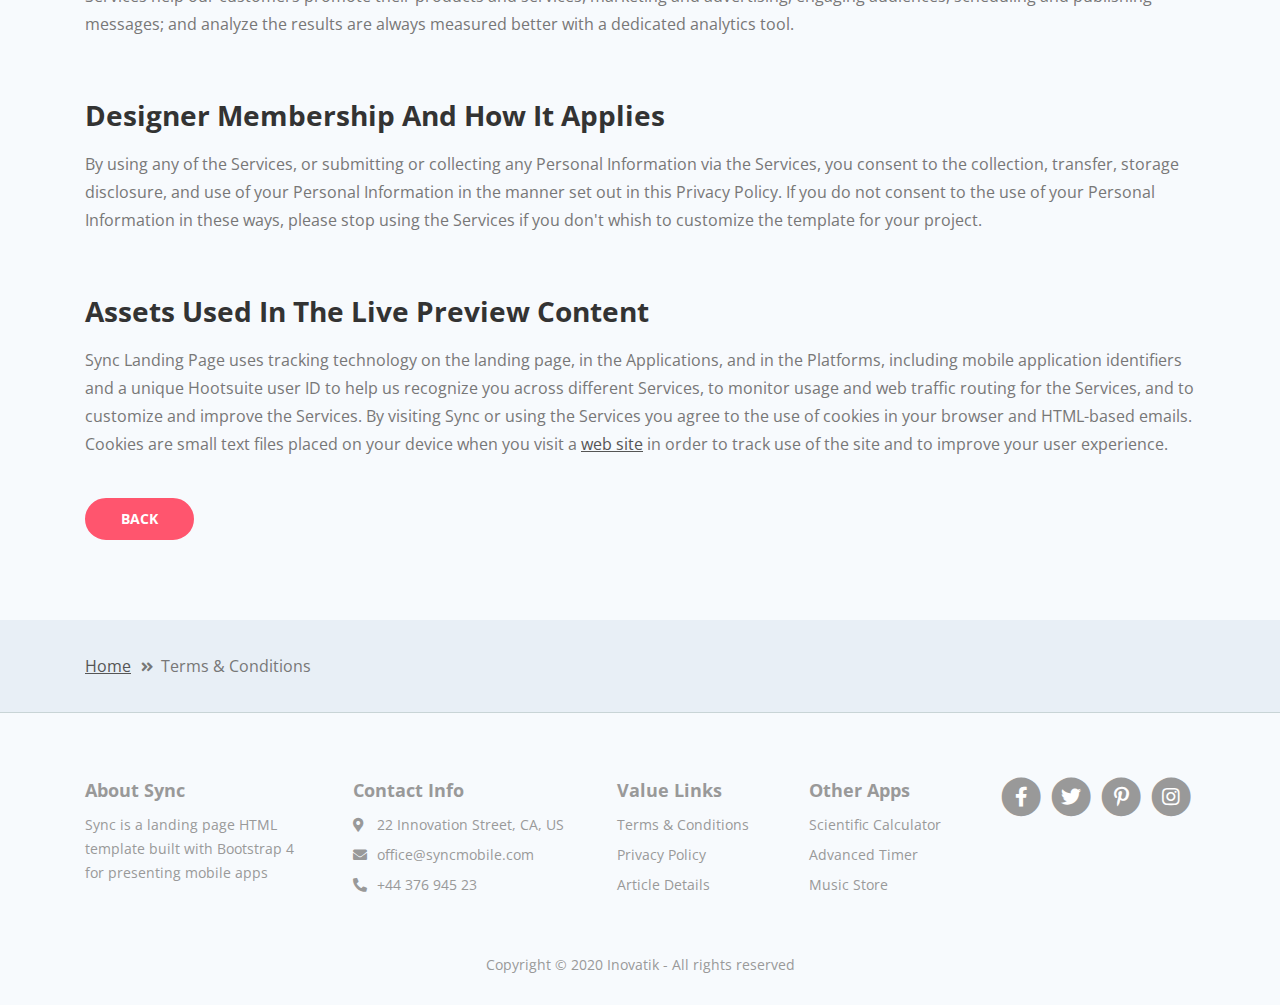
<file: terms-conditions.html>
<!DOCTYPE html>
<html lang="en">
<head>
    <meta charset="utf-8">
    <meta name="viewport" content="width=device-width, initial-scale=1, shrink-to-fit=no">
    
    <!-- SEO Meta Tags -->
    <meta name="description" content="Sync is a landing page HTML template built with Bootstrap 4 for presenting mobile apps to the online audience and for getting visitors to become users.">
    <meta name="author" content="Inovatik">

    <!-- OG Meta Tags to improve the way the post looks when you share the page on LinkedIn, Facebook, Google+ -->
	<meta property="og:site_name" content="" /> <!-- website name -->
	<meta property="og:site" content="" /> <!-- website link -->
	<meta property="og:title" content=""/> <!-- title shown in the actual shared post -->
	<meta property="og:description" content="" /> <!-- description shown in the actual shared post -->
	<meta property="og:image" content="" /> <!-- image link, make sure it's jpg -->
	<meta property="og:url" content="" /> <!-- where do you want your post to link to -->
	<meta property="og:type" content="article" />

    <!-- Webpage Title -->
    <title>Terms Conditions - Sync</title>
    
    <!-- Styles -->
    <link href="https://fonts.googleapis.com/css?family=Open+Sans:400,400i,700&display=swap&subset=latin-ext" rel="stylesheet">
    <link href="css/bootstrap.css" rel="stylesheet">
    <link href="css/fontawesome-all.css" rel="stylesheet">
    <link href="css/swiper.css" rel="stylesheet">
	<link href="css/magnific-popup.css" rel="stylesheet">
	<link href="css/styles.css" rel="stylesheet">
	
	<!-- Favicon  -->
    <link rel="icon" href="images/favicon.png">
</head>
<body data-spy="scroll" data-target=".fixed-top">
    
    <!-- Preloader -->
	<div class="spinner-wrapper">
        <div class="spinner">
            <div class="bounce1"></div>
            <div class="bounce2"></div>
            <div class="bounce3"></div>
        </div>
    </div>
    <!-- end of preloader -->
    

    <!-- Navigation -->
    <nav class="navbar navbar-expand-lg navbar-dark navbar-custom fixed-top">
        <div class="container">
            <!-- Text Logo - Use this if you don't have a graphic logo -->
            <!-- <a class="navbar-brand logo-text page-scroll" href="index.html">Sync</a> -->

            <!-- Image Logo -->
            <a class="navbar-brand logo-image" href="index.html"><img src="images/logo.svg" alt="alternative"></a> 
            
            <!-- Mobile Menu Toggle Button -->
            <button class="navbar-toggler" type="button" data-toggle="collapse" data-target="#navbarsExampleDefault" aria-controls="navbarsExampleDefault" aria-expanded="false" aria-label="Toggle navigation">
                <span class="navbar-toggler-awesome fas fa-bars"></span>
                <span class="navbar-toggler-awesome fas fa-times"></span>
            </button>
            <!-- end of mobile menu toggle button -->

            <div class="collapse navbar-collapse" id="navbarsExampleDefault">
                <ul class="navbar-nav ml-auto">
                    <li class="nav-item">
                        <a class="nav-link page-scroll" href="index.html#description">DESCRIPTION <span class="sr-only">(current)</span></a>
                    </li>
                    <li class="nav-item">
                        <a class="nav-link page-scroll" href="index.html#features">FEATURES</a>
                    </li>
                    <li class="nav-item">
                        <a class="nav-link page-scroll" href="index.html#screens">SCREENS</a>
                    </li>

                    <!-- Dropdown Menu -->          
                    <li class="nav-item dropdown">
                        <a class="nav-link dropdown-toggle page-scroll" id="navbarDropdown" role="button" aria-haspopup="true" aria-expanded="false">EXTRA</a>
                        <div class="dropdown-menu" aria-labelledby="navbarDropdown">
                            <a class="dropdown-item" href="article-details.html"><span class="item-text">ARTICLE DETAILS</span></a>
                            <div class="dropdown-divider"></div>
                            <a class="dropdown-item" href="terms-conditions.html"><span class="item-text">TERMS CONDITIONS</span></a>
                            <div class="dropdown-divider"></div>
                            <a class="dropdown-item" href="privacy-policy.html"><span class="item-text">PRIVACY POLICY</span></a>
                        </div>
                    </li>
                    <!-- end of dropdown menu -->

                </ul>
                <span class="nav-item">
                    <a class="btn-outline-sm page-scroll" href="#download">DOWNLOAD</a>
                </span>
            </div>
        </div> <!-- end of container -->
    </nav> <!-- end of navbar -->
    <!-- end of navigation -->


    <!-- Header -->
    <header id="header" class="ex-header">
        <div class="container">
            <div class="row">
                <div class="col-lg-12">
                    <h1>Terms & Conditions</h1>
                </div> <!-- end of col -->
            </div> <!-- end of row -->
        </div> <!-- end of container -->
    </header> <!-- end of ex-header -->
    <!-- end of header -->


    <!-- Breadcrumbs -->
    <div class="ex-basic-1">
        <div class="container">
            <div class="row">
                <div class="col-lg-12">
                    <div class="breadcrumbs">
                        <a href="index.html">Home</a><i class="fa fa-angle-double-right"></i><span>Terms & Conditions</span>
                    </div> <!-- end of breadcrumbs -->
                </div> <!-- end of col -->
            </div> <!-- end of row -->
        </div> <!-- end of container -->
    </div> <!-- end of ex-basic-1 -->
    <!-- end of breadcrumbs -->


    <!-- Terms Content -->
    <div class="ex-basic-2">
        <div class="container">
            <div class="row">
                <div class="col-lg-12">
                    <div class="text-container dark">
                        <h3>Limitations Of Liability</h3>
                        <p>Sync also automatically collects and receives certain information from your computer or mobile device, including the activities you perform on our Website, the Platforms, and the Applications, the type of hardware and software you are using (for example, your operating system or browser), and information obtained from cookies. For example, each time you visit the Website or otherwise use the Services, we automatically collect your IP address, browser and device type, access times, the web page from which you came, the regions from which you navigate the web page, and the web page(s) you access.</p>
                        <p>When you first register for a Sync account, and when you use the we collect some <a href="#your-link">Personal Information</a> about you such as:</p>
                        <ul class="list-unstyled li-space-lg">
                            <li class="media">
                                <i class="fas fa-square"></i>
                                <div class="media-body">The geographic area where you use your computer and mobile devices should be the same with the one on the receipt</div>
                            </li>
                            <li class="media">
                                <i class="fas fa-square"></i>
                                <div class="media-body">Your full name, username, and email address and other contact details must be provided using the dedicated form</div>
                            </li>
                            <li class="media">
                                <i class="fas fa-square"></i>
                                <div class="media-body">A unique Sync user ID (an alphanumeric string) which is assigned to you upon registration and session</div>
                            </li>
                            <li class="media">
                                <i class="fas fa-square"></i>
                                <div class="media-body">Other optional information as part of your account profile are not required and you should not mention them</div>
                            </li>
                            <li class="media">
                                <i class="fas fa-square"></i>
                                <div class="media-body">Your IP Address and, when applicable, timestamp related to your consent and confirmation of consent are mandatory</div>
                            </li>
                            <li class="media">
                                <i class="fas fa-square"></i>
                                <div class="media-body">Other information submitted by you or your organizational representatives via various methods is not taken into</div>
                            </li>
                        </ul>
                    </div> <!-- end of text-container -->
                    
                    <div class="text-container">
                        <h3>Terms And Conditions</h3>
                        <p>Under no circumstances shall Sync be liable for any direct, indirect, special, incidental or consequential damages, including, but not limited to, loss of data or profit, arising out of the use, or the inability to use, the materials on this site, even if Sync or an authorized representative has been advised of the possibility of such damages. If your use of materials from this site results in the need for servicing, repair or correction of equipment or data, you assume any costs thereof should only be provided by the user of the application.</p>
                    </div> <!-- end of text-container -->

                    <div class="text-container">
                        <h3>License Types & Template Usage</h3>
                        <p>All our templates inherit the GNU general public license from HTML. All .PSD & CSS files are packaged separately and are not licensed under the GPL 2.0. Instead, these files inherit Sync Personal Use License. These files are given to all Clients on a personal use basis. You may not offer them, <a href="#your-link">modified or unmodified</a>, for redistribution or resale of any kind. You can’t use one of our themes on a HTML domain. More on HTML Vs CSS, you can read here. You can use our templates do develop sites for your clients and also for a limited amount.</p>
                        <p>Services help our customers promote their products and services, marketing and advertising; engaging audiences; scheduling and publishing messages; and analyze the results are always measured better with a dedicated analytics tool.</p>
                    </div> <!-- end of text-container -->

                    <div class="text-container">
                        <h3>Designer Membership And How It Applies</h3>
                        <p>By using any of the Services, or submitting or collecting any Personal Information via the Services, you consent to the collection, transfer, storage disclosure, and use of your Personal Information in the manner set out in this Privacy Policy. If you do not consent to the use of your Personal Information in these ways, please stop using the Services if you don't whish to customize the template for your project.</p>
                    </div> <!-- end of text-container -->
                    
                    <div class="text-container last">
                        <h3>Assets Used In The Live Preview Content</h3>
                        <p>Sync Landing Page uses tracking technology on the landing page, in the Applications, and in the Platforms, including mobile application identifiers and a unique Hootsuite user ID to help us recognize you across different Services, to monitor usage and web traffic routing for the Services, and to customize and improve the Services. By visiting Sync or using the Services you agree to the use of cookies in your browser and HTML-based emails. Cookies are small text files placed on your device when you visit a <a href="#your-link">web site</a> in order to track use of the site and to improve your user experience.</p>
                        <a class="btn-solid-reg" href="index.html">BACK</a>
                    </div> <!-- end of text-container -->
                </div>
            </div> <!-- end of row -->
        </div> <!-- end of container -->
    </div> <!-- end of ex-basic -->
    <!-- end of terms content -->

    
    <!-- Breadcrumbs -->
    <div class="ex-basic-1">
        <div class="container">
            <div class="row">
                <div class="col-lg-12">
                    <div class="breadcrumbs">
                        <a href="index.html">Home</a><i class="fa fa-angle-double-right"></i><span>Terms & Conditions</span>
                    </div> <!-- end of breadcrumbs -->
                </div> <!-- end of col -->
            </div> <!-- end of row -->
        </div> <!-- end of container -->
    </div> <!-- end of ex-basic-1 -->
    <!-- end of breadcrumbs -->


    <!-- Footer -->
    <div class="footer">
        <div class="container">
            <div class="row">
                <div class="col-lg-12">
                    <div class="footer-col first">
                        <h5>About Sync</h5>
                        <p class="p-small">Sync is a landing page HTML template built with Bootstrap 4 for presenting mobile apps</p>
                    </div> <!-- end of footer-col -->
                    <div class="footer-col second">
                        <h5>Contact Info</h5>
                        <ul class="list-unstyled li-space-lg p-small">
                            <li class="media">
                                <i class="fas fa-map-marker-alt"></i>
                                <div class="media-body">22 Innovation Street, CA, US</div>
                            </li>
                            <li class="media">
                                <i class="fas fa-envelope"></i>
                                <div class="media-body"><a href="#your-link">office@syncmobile.com</a></div>
                            </li>
                            <li class="media">
                                <i class="fas fa-phone-alt"></i>
                                <div class="media-body"><a href="#your-link">+44 376 945 23</a></div>
                            </li>
                        </ul>
                    </div> <!-- end of footer-col -->
                    <div class="footer-col third">
                        <h5>Value Links</h5>
                        <ul class="list-unstyled li-space-lg p-small">
                            <li><a href="terms-conditions.html">Terms & Conditions</a></li>
                            <li><a href="privacy-policy.html">Privacy Policy</a></li>
                            <li><a href="article-details.html">Article Details</a></li>
                        </ul>
                    </div> <!-- end of footer-col -->
                    <div class="footer-col fourth">
                        <h5>Other Apps</h5>
                        <ul class="list-unstyled li-space-lg p-small">
                            <li><a href="#your-link">Scientific Calculator</a></li>
                            <li><a href="#your-link">Advanced Timer</a></li>
                            <li><a href="#your-link">Music Store</a></li>
                        </ul>
                    </div> <!-- end of footer-col -->
                    <div class="footer-col fifth">
                        <span class="fa-stack">
                            <a href="#your-link">
                                <i class="fas fa-circle fa-stack-2x"></i>
                                <i class="fab fa-facebook-f fa-stack-1x"></i>
                            </a>
                        </span>
                        <span class="fa-stack">
                            <a href="#your-link">
                                <i class="fas fa-circle fa-stack-2x"></i>
                                <i class="fab fa-twitter fa-stack-1x"></i>
                            </a>
                        </span>
                        <span class="fa-stack">
                            <a href="#your-link">
                                <i class="fas fa-circle fa-stack-2x"></i>
                                <i class="fab fa-pinterest-p fa-stack-1x"></i>
                            </a>
                        </span>
                        <span class="fa-stack">
                            <a href="#your-link">
                                <i class="fas fa-circle fa-stack-2x"></i>
                                <i class="fab fa-instagram fa-stack-1x"></i>
                            </a>
                        </span>
                    </div> <!-- end of footer-col -->
                </div> <!-- end of col -->
            </div> <!-- end of row -->
        </div> <!-- end of container -->
    </div> <!-- end of footer -->  
    <!-- end of footer -->


    <!-- Copyright -->
    <div class="copyright">
        <div class="container">
            <div class="row">
                <div class="col-lg-12">
                    <p class="p-small">Copyright © 2020 <a href="https://inovatik.com">Inovatik</a> - All rights reserved</p>
                </div> <!-- end of col -->
            </div> <!-- enf of row -->
        </div> <!-- end of container -->
    </div> <!-- end of copyright --> 
    <!-- end of copyright -->
    
        
    <!-- Scripts -->
    <script src="js/jquery.min.js"></script> <!-- jQuery for Bootstrap's JavaScript plugins -->
    <script src="js/popper.min.js"></script> <!-- Popper tooltip library for Bootstrap -->
    <script src="js/bootstrap.min.js"></script> <!-- Bootstrap framework -->
    <script src="js/jquery.easing.min.js"></script> <!-- jQuery Easing for smooth scrolling between anchors -->
    <script src="js/swiper.min.js"></script> <!-- Swiper for image and text sliders -->
    <script src="js/jquery.magnific-popup.js"></script> <!-- Magnific Popup for lightboxes -->
    <script src="js/validator.min.js"></script> <!-- Validator.js - Bootstrap plugin that validates forms -->
    <script src="js/scripts.js"></script> <!-- Custom scripts -->
</body>
</html>
</file>
<file: css/styles.css>
/* Template: Sync - Free Mobile App Landing Page HTML Template
   Author: Inovatik
   Created: Dec 2019
   Description: Master CSS file
*/

/*****************************************
Table Of Contents:

01. General Styles
02. Preloader
03. Navigation
04. Header
05. Small Features
06. Description 1
07. Description 1 Details Lightbox
08. Description 2
09. Features
10. Screenshots
11. Testimonials
12. Statistics
13. Download
14. Footer
15. Copyright
16. Back To Top Button
17. Extra Pages
18. Media Queries
******************************************/

/*****************************************
Colors:
- Backgrounds - light gray #f7fafd
- Backgrounds - gray #e8eff6
- Buttons - red #ff556e
- Headings text, navbar links - black #333
- Body text - dark gray #777
******************************************/


/******************************/
/*     01. General Styles     */
/******************************/
body,
html {
    width: 100%;
	height: 100%;
}

body, p {
	color: #777; 
	font: 400 1rem/1.75rem "Open Sans", sans-serif;
}

.p-large {
	font: 400 1.125rem/1.875rem "Open Sans", sans-serif;
}

.p-small {
	font: 400 0.875rem/1.5rem "Open Sans", sans-serif;
}

.p-heading {
	margin-bottom: 4rem;
	text-align: center;
}

h1 {
	color: #333;
	font: 700 2.625rem/3.375rem "Open Sans", sans-serif;
}

h2 {
	color: #333;
	font: 700 2.125rem/2.75rem "Open Sans", sans-serif;
}

h3 {
	color: #333;
	font: 700 1.75rem/2.375rem "Open Sans", sans-serif;
}

h4 {
	color: #333;
	font: 700 1.25rem/1.75rem "Open Sans", sans-serif;
}

h5 {
	color: #333;
	font: 700 1.125rem/1.625rem "Open Sans", sans-serif;
}

h6 {
	color: #333;
	font: 700 1rem/1.5rem "Open Sans", sans-serif;
}

.testimonial-text {
	font-style: italic;
}

.testimonial-author {
	font-weight: 700;
	font-size: 1rem;
	line-height: 1.5rem;
}

.li-space-lg li {
	margin-bottom: 0.625rem;
}

a {
	color: #555;
	text-decoration: underline;
}

a:hover {
	color: #555;
	text-decoration: underline;
}

a.red {
	color: #ff556e;
}

.btn-solid-reg {
	display: inline-block;
	padding: 1.1875rem 2.125rem 1.1875rem 2.125rem;
	border: 0.125rem solid #ff556e;
	border-radius: 2rem;
	background-color: #ff556e;
	color: #fff;
	font: 700 0.875rem/0 "Open Sans", sans-serif;
	text-decoration: none;
	transition: all 0.2s;
}

.btn-solid-reg:hover {
	border: 0.125rem solid #ff556e;
	background-color: transparent;
	color: #ff556e;
	text-decoration: none;
}

.btn-solid-lg {
	display: inline-block;
	padding: 1.5rem 2.375rem 1.5rem 2.375rem;
	border: 0.125rem solid #ff556e;
	border-radius: 2rem;
	background-color: #ff556e;
	color: #fff;
	font: 700 0.875rem/0 "Open Sans", sans-serif;
	text-decoration: none;
	transition: all 0.2s;
}

.btn-solid-lg:hover {
	border: 0.125rem solid #ff556e;
	background-color: transparent;
	color: #ff556e;
	text-decoration: none;
}

.btn-solid-lg .fab {
	margin-right: 0.5rem;
	font-size: 1.25rem;
	line-height: 0;
	vertical-align: top;
}

.btn-solid-lg .fab.fa-google-play {
	font-size: 1rem;
}

.btn-outline-reg {
	display: inline-block;
	padding: 1.1875rem 2.125rem 1.1875rem 2.125rem;
	border: 0.125rem solid #333;
	border-radius: 2rem;
	background-color: transparent;
	color: #333;
	font: 700 0.875rem/0 "Open Sans", sans-serif;
	text-decoration: none;
	transition: all 0.2s;
}

.btn-outline-reg:hover {
	border: 0.125rem solid #333;
	background-color: #333;
	color: #fff;
	text-decoration: none;
}

.btn-outline-lg {
	display: inline-block;
	padding: 1.5rem 2.375rem 1.5rem 2.375rem;
	border: 0.125rem solid #333;
	border-radius: 2rem;
	background-color: transparent;
	color: #333;
	font: 700 0.875rem/0 "Open Sans", sans-serif;
	text-decoration: none;
	transition: all 0.2s;
}

.btn-outline-lg:hover {
	border: 0.125rem solid #333;
	background-color: #333;
	color: #fff;
	text-decoration: none;
}

.btn-outline-sm {
	display: inline-block;
	padding: 1rem 1.5rem 1rem 1.5rem;
	border: 0.125rem solid #333;
	border-radius: 2rem;
	background-color: transparent;
	color: #333;
	font: 700 0.875rem/0 "Open Sans", sans-serif;
	text-decoration: none;
	transition: all 0.2s;
}

.btn-outline-sm:hover {
	border: 0.125rem solid #333;
	background-color: #333;
	color: #fff;
	text-decoration: none;
}

.form-group {
	position: relative;
	margin-bottom: 1.25rem;
}

.form-group.has-error.has-danger {
	margin-bottom: 0.625rem;
}

.form-group.has-error.has-danger .help-block.with-errors ul {
	margin-top: 0.375rem;
}

.label-control {
	position: absolute;
	top: 0.87rem;
	left: 1.375rem;
	color: #777;
	opacity: 1;
	font: 400 0.875rem/1.375rem "Open Sans", sans-serif;
	cursor: text;
	transition: all 0.2s ease;
}

/* IE10+ hack to solve lower label text position compared to the rest of the browsers */
@media screen and (-ms-high-contrast: active), screen and (-ms-high-contrast: none) {  
	.label-control {
		top: 0.9375rem;
	}
}

.form-control-input:focus + .label-control,
.form-control-input.notEmpty + .label-control,
.form-control-textarea:focus + .label-control,
.form-control-textarea.notEmpty + .label-control {
	top: 0.125rem;
	opacity: 1;
	font-size: 0.75rem;
	font-weight: 700;
}

.form-control-input,
.form-control-select {
	display: block; /* needed for proper display of the label in Firefox, IE, Edge */
	width: 100%;
	padding-top: 1.0625rem;
	padding-bottom: 0.0625rem;
	padding-left: 1.3125rem;
	border: 1px solid #c4d8dc;
	border-radius: 0.25rem;
	background-color: #fff;
	color: #777;
	font: 400 0.875rem/1.875rem "Open Sans", sans-serif;
	transition: all 0.2s;
	-webkit-appearance: none; /* removes inner shadow on form inputs on ios safari */
}

.form-control-select {
	padding-top: 0.5rem;
	padding-bottom: 0.5rem;
	height: 3rem;
}

/* IE10+ hack to solve lower label text position compared to the rest of the browsers */
@media screen and (-ms-high-contrast: active), screen and (-ms-high-contrast: none) {  
	.form-control-input {
		padding-top: 1.25rem;
		padding-bottom: 0.75rem;
		line-height: 1.75rem;
	}

	.form-control-select {
		padding-top: 0.875rem;
		padding-bottom: 0.75rem;
		height: 3.125rem;
		line-height: 2.125rem;
	}
}

select {
    /* you should keep these first rules in place to maintain cross-browser behavior */
    -webkit-appearance: none;
	-moz-appearance: none;
	-ms-appearance: none;
    -o-appearance: none;
    appearance: none;
    background-image: url('../images/down-arrow.png');
    background-position: 96% 50%;
    background-repeat: no-repeat;
    outline: none;
}

select::-ms-expand {
    display: none; /* removes the ugly default down arrow on select form field in IE11 */
}

.form-control-textarea {
	display: block; /* used to eliminate a bottom gap difference between Chrome and IE/FF */
	width: 100%;
	height: 8rem; /* used instead of html rows to normalize height between Chrome and IE/FF */
	padding-top: 1.25rem;
	padding-left: 1.3125rem;
	border: 1px solid #c4d8dc;
	border-radius: 0.25rem;
	background-color: #fff;
	color: #777;
	font: 400 0.875rem/1.75rem "Open Sans", sans-serif;
	transition: all 0.2s;
}

.form-control-input:focus,
.form-control-select:focus,
.form-control-textarea:focus {
	border: 1px solid #a1a1a1;
	outline: none; /* Removes blue border on focus */
}

.form-control-input:hover,
.form-control-select:hover,
.form-control-textarea:hover {
	border: 1px solid #a1a1a1;
}

input[type='checkbox'] {
	vertical-align: -10%;
	margin-right: 0.5rem;
}

/* IE10+ hack to raise checkbox field position compared to the rest of the browsers */
@media screen and (-ms-high-contrast: active), screen and (-ms-high-contrast: none) {  
	input[type='checkbox'] {
		vertical-align: -9%;
	}
}

.form-control-submit-button {
	display: inline-block;
	width: 100%;
	height: 3.125rem;
	border: 0.125rem solid #ff556e;
	border-radius: 1.5rem;
	background-color: #ff556e;
	color: #fff;
	font: 700 0.875rem/0 "Open Sans", sans-serif;
	cursor: pointer;
	transition: all 0.2s;
}

.form-control-submit-button:hover {
	border: 0.125rem solid #ff556e;
	background-color: transparent;
	color: #ff556e;
}

/* Form Success And Error Message Formatting */
#pmsgSubmit.h3.text-center.tada.animated,
#pmsgSubmit.h3.text-center {
	display: block;
	margin-bottom: 0;
	color: #ff556e;
	font-weight: 400;
	font-size: 1.125rem;
	line-height: 1rem;
}

.help-block.with-errors .list-unstyled {
	font-size: 0.75rem;
	line-height: 1.125rem;
	text-align: left;
}

.help-block.with-errors ul {
	margin-bottom: 0;
}
/* end of form success and error message formatting */

/* Form Success And Error Message Animation - Animate.css */
@-webkit-keyframes tada {
	from {
		-webkit-transform: scale3d(1, 1, 1);
		-ms-transform: scale3d(1, 1, 1);
		transform: scale3d(1, 1, 1);
	}
	10%, 20% {
		-webkit-transform: scale3d(.9, .9, .9) rotate3d(0, 0, 1, -3deg);
		-ms-transform: scale3d(.9, .9, .9) rotate3d(0, 0, 1, -3deg);
		transform: scale3d(.9, .9, .9) rotate3d(0, 0, 1, -3deg);
	}
	30%, 50%, 70%, 90% {
		-webkit-transform: scale3d(1.1, 1.1, 1.1) rotate3d(0, 0, 1, 3deg);
		-ms-transform: scale3d(1.1, 1.1, 1.1) rotate3d(0, 0, 1, 3deg);
		transform: scale3d(1.1, 1.1, 1.1) rotate3d(0, 0, 1, 3deg);
	}
	40%, 60%, 80% {
		-webkit-transform: scale3d(1.1, 1.1, 1.1) rotate3d(0, 0, 1, -3deg);
		-ms-transform: scale3d(1.1, 1.1, 1.1) rotate3d(0, 0, 1, -3deg);
		transform: scale3d(1.1, 1.1, 1.1) rotate3d(0, 0, 1, -3deg);
	}
	to {
		-webkit-transform: scale3d(1, 1, 1);
		-ms-transform: scale3d(1, 1, 1);
		transform: scale3d(1, 1, 1);
	}
}

@keyframes tada {
	from {
		-webkit-transform: scale3d(1, 1, 1);
		-ms-transform: scale3d(1, 1, 1);
		transform: scale3d(1, 1, 1);
	}
	10%, 20% {
		-webkit-transform: scale3d(.9, .9, .9) rotate3d(0, 0, 1, -3deg);
		-ms-transform: scale3d(.9, .9, .9) rotate3d(0, 0, 1, -3deg);
		transform: scale3d(.9, .9, .9) rotate3d(0, 0, 1, -3deg);
	}
	30%, 50%, 70%, 90% {
		-webkit-transform: scale3d(1.1, 1.1, 1.1) rotate3d(0, 0, 1, 3deg);
		-ms-transform: scale3d(1.1, 1.1, 1.1) rotate3d(0, 0, 1, 3deg);
		transform: scale3d(1.1, 1.1, 1.1) rotate3d(0, 0, 1, 3deg);
	}
	40%, 60%, 80% {
		-webkit-transform: scale3d(1.1, 1.1, 1.1) rotate3d(0, 0, 1, -3deg);
		-ms-transform: scale3d(1.1, 1.1, 1.1) rotate3d(0, 0, 1, -3deg);
		transform: scale3d(1.1, 1.1, 1.1) rotate3d(0, 0, 1, -3deg);
	}
	to {
		-webkit-transform: scale3d(1, 1, 1);
		-ms-transform: scale3d(1, 1, 1);
		transform: scale3d(1, 1, 1);
	}
}

.tada {
	-webkit-animation-name: tada;
	animation-name: tada;
}

.animated {
	-webkit-animation-duration: 1s;
	animation-duration: 1s;
	-webkit-animation-fill-mode: both;
	animation-fill-mode: both;
}
/* end of form success and error message animation - Animate.css */

/* Fade-move Animation For Details Lightbox - Magnific Popup */
/* at start */
.my-mfp-slide-bottom .zoom-anim-dialog {
	opacity: 0;
	transition: all 0.2s ease-out;
	-webkit-transform: translateY(-1.25rem) perspective(37.5rem) rotateX(10deg);
	-ms-transform: translateY(-1.25rem) perspective(37.5rem) rotateX(10deg);
	transform: translateY(-1.25rem) perspective(37.5rem) rotateX(10deg);
}

/* animate in */
.my-mfp-slide-bottom.mfp-ready .zoom-anim-dialog {
	opacity: 1;
	-webkit-transform: translateY(0) perspective(37.5rem) rotateX(0); 
	-ms-transform: translateY(0) perspective(37.5rem) rotateX(0); 
	transform: translateY(0) perspective(37.5rem) rotateX(0); 
}

/* animate out */
.my-mfp-slide-bottom.mfp-removing .zoom-anim-dialog {
	opacity: 0;
	-webkit-transform: translateY(-0.625rem) perspective(37.5rem) rotateX(10deg); 
	-ms-transform: translateY(-0.625rem) perspective(37.5rem) rotateX(10deg); 
	transform: translateY(-0.625rem) perspective(37.5rem) rotateX(10deg); 
}

/* dark overlay, start state */
.my-mfp-slide-bottom.mfp-bg {
	opacity: 0;
	transition: opacity 0.2s ease-out;
}

/* animate in */
.my-mfp-slide-bottom.mfp-ready.mfp-bg {
	opacity: 0.8;
}
/* animate out */
.my-mfp-slide-bottom.mfp-removing.mfp-bg {
	opacity: 0;
}
/* end of fade-move animation for details lightbox - magnific popup */

/* Fade Animation For Image Lightbox - Magnific Popup */
@-webkit-keyframes fadeIn {
	from {
		opacity: 0;
	}
	to {
		opacity: 1;
	}
}

@keyframes fadeIn {
	from {
		opacity: 0;
	}
	to {
		opacity: 1;
	}
}

.fadeIn {
	-webkit-animation: fadeIn 0.6s;
	animation: fadeIn 0.6s;
}

@-webkit-keyframes fadeOut {
	from {
		opacity: 1;
	}
	to {
		opacity: 0;
	}
}

@keyframes fadeOut {
	from {
		opacity: 1;
	}
	to {
		opacity: 0;
	}
}

.fadeOut {
	-webkit-animation: fadeOut 0.8s;
	animation: fadeOut 0.8s;
}
/* end of fade animation for details lightbox - magnific popup */


/*************************/
/*     02. Preloader     */
/*************************/
.spinner-wrapper {
	position: fixed;
	z-index: 999999;
	top: 0;
	right: 0;
	bottom: 0;
	left: 0;
	background: #f7fafd;
}

.spinner {
	position: absolute;
	top: 50%; /* centers the loading animation vertically one the screen */
	left: 50%; /* centers the loading animation horizontally one the screen */
	width: 3.75rem;
	height: 1.25rem;
	margin: -0.625rem 0 0 -1.875rem; /* is width and height divided by two */ 
	text-align: center;
}

.spinner > div {
	display: inline-block;
	width: 1rem;
	height: 1rem;
	border-radius: 100%;
	background-color: #ff556e;
	-webkit-animation: sk-bouncedelay 1.4s infinite ease-in-out both;
	animation: sk-bouncedelay 1.4s infinite ease-in-out both;
}

.spinner .bounce1 {
	-webkit-animation-delay: -0.32s;
	animation-delay: -0.32s;
}

.spinner .bounce2 {
	-webkit-animation-delay: -0.16s;
	animation-delay: -0.16s;
}

@-webkit-keyframes sk-bouncedelay {
	0%, 80%, 100% { -webkit-transform: scale(0); }
	40% { -webkit-transform: scale(1.0); }
}

@keyframes sk-bouncedelay {
	0%, 80%, 100% { 
		-webkit-transform: scale(0);
		-ms-transform: scale(0);
		transform: scale(0);
	} 40% { 
		-webkit-transform: scale(1.0);
		-ms-transform: scale(1.0);
		transform: scale(1.0);
	}
}


/**************************/
/*     03. Navigation     */
/**************************/
.navbar-custom {
	background-color: #f7fafd;
	box-shadow: 0 0.0625rem 0.375rem 0 rgba(0, 0, 0, 0.1);
	font: 700 0.875rem/0.875rem "Open Sans", sans-serif;
	transition: all 0.2s;
}

.navbar-custom .navbar-brand.logo-image img {
    width: 6.6875rem;
	height: 2.25rem;
}

.navbar-custom .navbar-brand.logo-text {
	font: 700 2rem/1rem "Open Sans", sans-serif;
	color: #333;
	text-decoration: none;
}

.navbar-custom .navbar-nav {
	margin-top: 0.75rem;
	margin-bottom: 0.5rem;
}

.navbar-custom .nav-item .nav-link {
	padding: 0.625rem 0.75rem;
	color: #333;
	text-decoration: none;
	transition: all 0.2s ease;
}

.navbar-custom .nav-item .nav-link:hover,
.navbar-custom .nav-item .nav-link.active {
	color: #ff556e;
}

/* Dropdown Menu */
.navbar-custom .dropdown:hover > .dropdown-menu {
	display: block; /* this makes the dropdown menu stay open while hovering it */
	min-width: auto;
	animation: fadeDropdown 0.2s; /* required for the fade animation */
}

@keyframes fadeDropdown {
    0% {
        opacity: 0;
    }

    100% {
        opacity: 1;
    }
}

.navbar-custom .dropdown-toggle {
	cursor: default;
}

.navbar-custom .dropdown-toggle:focus { /* removes dropdown outline on focus */
	outline: 0;
}

.navbar-custom .dropdown-menu {
	margin-top: 0;
	border: none;
	border-radius: 0.25rem;
	background-color: #f7fafd;
}

.navbar-custom .dropdown-item {
	color: #333;
	text-decoration: none;
}

.navbar-custom .dropdown-item:hover {
	background-color: #f7fafd;
}

.navbar-custom .dropdown-item .item-text {
	font: 700 0.875rem/0.875rem "Open Sans", sans-serif;
}

.navbar-custom .dropdown-item:hover .item-text {
	color: #ff556e;
}

.navbar-custom .dropdown-divider {
	width: 100%;
	height: 1px;
	margin: 0.75rem auto 0.725rem auto;
	border: none;
	background-color: #c4d8dc;
	opacity: 0.2;
}
/* end of dropdown menu */

.navbar-custom .nav-item .btn-outline-sm {
	margin-top: 0.125rem;
	margin-bottom: 1.375rem;
	margin-left: 0.5rem;
	border: 0.125rem solid #ff556e;
	color: #ff556e;
}

.navbar-custom .nav-item .btn-outline-sm:hover {
	border: 0.125rem solid #ff556e;
	background-color: #ff556e;
	color: #fff;
}

.navbar-custom .navbar-toggler {
	padding: 0;
	border: none;
	color: #333;
	font-size: 2rem;
}

.navbar-custom button[aria-expanded='false'] .navbar-toggler-awesome.fas.fa-times{
	display: none;
}

.navbar-custom button[aria-expanded='false'] .navbar-toggler-awesome.fas.fa-bars{
	display: inline-block;
}

.navbar-custom button[aria-expanded='true'] .navbar-toggler-awesome.fas.fa-bars{
	display: none;
}

.navbar-custom button[aria-expanded='true'] .navbar-toggler-awesome.fas.fa-times{
	display: inline-block;
	margin-right: 0.125rem;
}


/*********************/
/*    04. Header     */
/*********************/
.header {
	position: relative;
	overflow: hidden;
	padding-top: 8rem;
	padding-bottom: 3rem;
	background-color: #f7fafd;
	text-align: center;
}

.header .text-container {
	margin-bottom: 3rem;
}

.header h1 {
	margin-bottom: 1rem;
}

.header .p-heading {
	margin-bottom: 2rem;
}

.header .btn-solid-lg {
	margin-right: 0.5rem;
	margin-bottom: 1.125rem;
	margin-left: 0.5rem;
}

.header .deco-white-circle-1,
.header .deco-white-circle-2,
.header .deco-blue-circle,
.header .deco-yellow-circle,
.header .deco-green-diamond {
	display: none;
}


/******************************/
/*     05. Small Features     */
/******************************/
.cards-1 {
	padding-top: 1rem;
	padding-bottom: 2rem;
	background-color: #f7fafd;
	text-align: center;
}

.cards-1 .card {
	max-width: 11rem;
	margin-right: auto;
	margin-bottom: 3rem;
	margin-left: auto;
	padding: 0;
	border: none;
	background-color: transparent;
}

.cards-1 .card-image {
	width: 7.5rem;
	height: 7.5rem;
	margin-right: auto;
	margin-bottom: 1.5rem;
	margin-left: auto;
	border-radius: 50%;
	background-color: #ebe7fa;
}

.cards-1 .card-image .fas {
	color: #aa7eec;
	font-size: 3.25rem;
	line-height: 7.5rem;
}

.cards-1 .card-image.green {
	background-color: #daf4ef;
}

.cards-1 .card-image.green .fas {
	color: #19ca94;
}

.cards-1 .card-image.red {
	background-color: #f8e5ea;
}

.cards-1 .card-image.red .fas {
	color: #ff556e;
}

.cards-1 .card-image.yellow {
	background-color: #f8f1de;
}

.cards-1 .card-image.yellow .fas {
	color: #ffb30f;
}

.cards-1 .card-image.blue {
	background-color: #e1f2fa;
}

.cards-1 .card-image.blue .fas {
	color: #50b9e8;
}

.cards-1 .card-body {
	padding: 0;
}

.cards-1 .card-title {
	margin-bottom: 0.5rem;
}


/*****************************/
/*     06. Description 1     */
/*****************************/
.basic-1 {
	padding-top: 3rem;
	padding-bottom: 8rem;
	background-color: #f7fafd;
}

.basic-1 .image-container {
	margin-bottom: 5rem;
}

.basic-1 h2 {
	margin-bottom: 1.5rem;
}

.basic-1 .list-unstyled {
	margin-bottom: 1.75rem;
}

.basic-1 .list-unstyled .fas {
	color: #777;
	font-size: 0.5rem;
	line-height: 1.75rem;
}

.basic-1 .list-unstyled .media-body {
	margin-left: 0.5rem;
}


/**********************************************/
/*     07. Description 1 Details Lightbox     */
/**********************************************/
.lightbox-basic {
	position: relative;
	max-width: 71.875rem;
	margin: 2.5rem auto;
	padding: 3rem 1rem;
	background-color: #fff;
	text-align: left;
}

.lightbox-basic .image-container {
	margin-bottom: 3rem;
	text-align: center;
}

.lightbox-basic h3 {
	margin-bottom: 0.5rem;
}

.lightbox-basic hr {
	width: 2.75rem;
	margin-top: 0.125rem;
	margin-bottom: 1rem;
	margin-left: 0;
	border-top: 0.125rem solid #e0e0e0;
}

.lightbox-basic h4 {
	margin-top: 1.75rem;
	margin-bottom: 0.625rem;
}

.lightbox-basic .list-unstyled {
	margin-bottom: 1.5rem;
}

.lightbox-basic .list-unstyled .far {
	color: #19ca94;
	font-size: 1.125rem;
	line-height: 1.75rem;
}

.lightbox-basic .list-unstyled .media-body {
	margin-left: 0.625rem;
}

.lightbox-basic .list-unstyled {
	margin-bottom: 1.5rem;
}

/* Action Button */
.lightbox-basic .btn-solid-reg.mfp-close {
	position: relative;
	width: auto;
	height: auto;
	color: #fff;
	opacity: 1;
}

.lightbox-basic .btn-solid-reg.mfp-close:hover {
	color: #ff556e;
}
/* end of action Button */

/* Back Button */
.lightbox-basic .btn-outline-reg.mfp-close.as-button {
	position: relative;
	display: inline-block;
	width: auto;
	height: auto;
	margin-left: 0.375rem;
	padding: 1.25rem 2.25rem 1.25rem 2.25rem;
	border: 0.125rem solid #333;
	color: #333;
	opacity: 1;
}

.lightbox-basic .btn-outline-reg.mfp-close.as-button:hover {
	color: #fff;
}
/* end of back button */

/* Close X Button */
.lightbox-basic button.mfp-close.x-button {
	position: absolute;
	top: -0.125rem;
	right: -0.125rem;
	width: 2.75rem;
	height: 2.75rem;
	color: #555;
}
/* end of close x button */


/****************************/
/*     08. Description 2    */
/****************************/
.tabs {
	padding-top: 8rem;
	padding-bottom: 8rem;
	background-color: #e8eff6;
}

.tabs .tabs-container {
	margin-bottom: 5rem;
}

.tabs .nav-tabs {
	margin-bottom: 1.125rem;
	border: none;
}

.tabs .nav-item {
	width: 100%;
	margin-bottom: 0.75rem;
	text-align: center;
}

.tabs .nav-link {
	padding: 0.5rem 1.5rem;
	border-radius: 0;
	background-color: #f7fafd;
	color: #777;
	font-weight: 700;
	font-size: 1.125rem;
	text-decoration: none;
	transition: all 0.2s ease;
}

.tabs .nav-link.active {
	background-color: #9a67e7;
	color: #fff;
}

.tabs .nav-link:hover {
	background-color: #9a67e7;
	color: #fff;
}

.tabs .nav-link .fas,
.tabs .nav-link .far {
	margin-right: 0.375rem;
}

.tabs .li-space-lg li {
	margin-bottom: 0.875rem;
}

.tabs .list-unstyled .fas,
.tabs .list-unstyled .far {
	color: #19ca94;
	font-size: 1.125rem;
	line-height: 1.75rem;
}

.tabs .list-unstyled .media-body {
	margin-left: 0.625rem;
}

.tabs #tab-1 .list-unstyled {
	margin-bottom: 1.5rem;
}

.tabs #tab-1 .btn-solid-reg {
	margin-right: 0.5rem;
}


/************************/
/*     09. Features     */
/************************/
.basic-2 {
	padding-top: 7rem;
	padding-bottom: 5rem;
	background-color: #f7fafd;
}

.basic-2 h2 {
	margin-bottom: 0.875rem;
	text-align: center;
}

.basic-2 .li-space-lg li {
	margin-bottom: 1.375rem;
}

.basic-2 .li-space-lg.first li:last-of-type  {
	margin-bottom: 4rem;
}

.basic-2 .fa-stack {
	width: 2em;
	margin-right: 0.625rem;
	font-size: 1.25rem;
}

.basic-2 .fa-stack-2x {
	color: #aa7eec;
}

.basic-2 .fa-stack-2x.green {
	color: #19ca94;
}

.basic-2 .fa-stack-2x.red {
	color: #ff556e;
}

.basic-2 .fa-stack-2x.yellow {
	color: #ffb30f;
}

.basic-2 .fa-stack-2x.blue {
	color: #50b9e8;
}

.basic-2 .fa-stack-1x {
	color: #fff;
}

.basic-2 .media-body h4 {
	margin-bottom: 0.25rem;
}

.basic-2 img {
	display: block;
	width: 100%;
	max-width: 20rem;
	margin-right: auto;
	margin-bottom: 5rem;
	margin-left: auto;
}


/***************************/
/*     10. Screenshots     */
/***************************/
.slider {
	padding-top: 8rem;
	padding-bottom: 8rem;
	background-color: #e8eff6;
}

.slider .slider-container {
	position: relative;
}

.slider .swiper-container {
	position: static;
	width: 90%;
	text-align: center;
}

.slider .swiper-button-prev,
.slider .swiper-button-next {
	top: 50%;
	width: 1.125rem;
}

.slider .swiper-button-prev:focus,
.slider .swiper-button-next:focus {
	/* even if you can't see it chrome you can see it on mobile device */
	outline: none;
}

.slider .swiper-button-prev {
	left: -0.5rem;
	background-image: url("data:image/svg+xml;charset=utf-8,%3Csvg%20xmlns%3D'http%3A%2F%2Fwww.w3.org%2F2000%2Fsvg'%20viewBox%3D'0%200%2028%2044'%3E%3Cpath%20d%3D'M0%2C22L22%2C0l2.1%2C2.1L4.2%2C22l19.9%2C19.9L22%2C44L0%2C22L0%2C22L0%2C22z'%20fill%3D'%23777777'%2F%3E%3C%2Fsvg%3E");
	background-size: 1.125rem 1.75rem;
}

.slider .swiper-button-next {
	right: -0.5rem;
	background-image: url("data:image/svg+xml;charset=utf-8,%3Csvg%20xmlns%3D'http%3A%2F%2Fwww.w3.org%2F2000%2Fsvg'%20viewBox%3D'0%200%2028%2044'%3E%3Cpath%20d%3D'M27%2C22L27%2C22L5%2C44l-2.1-2.1L22.8%2C22L2.9%2C2.1L5%2C0L27%2C22L27%2C22z'%20fill%3D'%23777777'%2F%3E%3C%2Fsvg%3E");
	background-size: 1.125rem 1.75rem;
}


/****************************/
/*     11. Testimonials     */
/****************************/
.cards-2 {
	padding-top: 7rem;
	padding-bottom: 3rem;
	background-color: #f7fafd;
	text-align: center;
}

.cards-2 h2 {
	margin-bottom: 3.25rem;
}

.cards-2 .card {
	max-width: 22rem;
	margin-right: auto;
	margin-bottom: 4.75rem;
	margin-left: auto;
	border: 0;
	background-color: transparent;
}

.cards-2 .fa-star {
	margin-right: 0.25rem;
	color: #ffb30f;
	font-size: 1.375rem;
}

.cards-2 .testimonial-line {
	width: 3rem;
	margin-bottom: 1rem;
	border-top: 0.125rem solid #e0e0e0;
}

.cards-2 .card-body {
	padding: 0;
}

.cards-2 .testimonial-text {
	margin-bottom: 0.625rem;
}

.cards-2 .testimonial-author {
	color: #333;
}

.cards-2 .image-container {
	margin-bottom: 5.25rem;
	padding: 2.5rem 2rem 0 2rem;
	border-radius: 0.5rem;
	background-color: #fff;
}

.cards-2 .image-container img {
	margin-right: 1rem;
	margin-bottom: 2.5rem;
	margin-left: 1rem;
}


/**************************/
/*     12. Statistics     */
/**************************/
.counter {
	padding-top: 8rem;
	padding-bottom: 5rem;
	background-color: #e8eff6;
	text-align: center;
}

.counter #counter {
	margin-bottom: 0.75rem;
}

.counter #counter .cell {
	display: inline-block;
	width: 6.25rem;
	margin-right: 1.5rem;
	margin-bottom: 2rem;
	margin-left: 1.5rem;
	vertical-align: top;
}

.counter #counter .fas {
	margin-bottom: 0.875rem;
	font-size: 2.5rem;
	color: #aa7eec;
}

.counter #counter .fas.green {
	color: #19ca94;
}

.counter #counter .fas.red {
	color: #ff556e;
}

.counter #counter .fas.yellow {
	color: #ffb30f;
}

.counter #counter .fas.blue {
	color: #50b9e8;
}

.counter #counter .counter-value {
	color: #333;
	font-weight: 700;
	font-size: 3.5rem;
	line-height: 4.25rem;
	vertical-align: middle;
}

.counter #counter .counter-info {
	margin-bottom: 0;
	vertical-align: middle;
}


/************************/
/*     13. Download     */
/************************/
.basic-3 {
	position: relative;
	overflow: hidden;
	padding-top: 8rem;
	padding-bottom: 8rem;
	background-color: #f7fafd;
	text-align: center;
}

.basic-3 .image-container {
	margin-bottom: 2rem;
}

.basic-3 .p-large {
	margin-bottom: 1.75rem;
}

.basic-3 .btn-solid-lg {
	margin-right: 0.5rem;
	margin-bottom: 1.125rem;
	margin-left: 0.5rem;
}

.basic-3 .deco-white-circle-1,
.basic-3 .deco-white-circle-2,
.basic-3 .deco-blue-circle,
.basic-3 .deco-yellow-circle,
.basic-3 .deco-green-diamond {
	display: none;
}



/**********************/
/*     14. Footer     */
/**********************/
.footer {
	padding-top: 4rem;
	padding-bottom: 1rem;
	border-top: 1px solid #c8d4d6;
	background-color: #f7fafd;
}

.footer p,
.footer h5,
.footer ul,
.footer a {
	color: #999;
}

.footer a {
	text-decoration: none;
}

.footer .footer-col {
	display: inline-block;
	width: 14.5rem;
    margin-right: 1rem;
	margin-bottom: 1.5rem;
    vertical-align: top;
}

.footer h5 {
	margin-bottom: 0.625rem;
}

.footer .li-space-lg li {
	margin-bottom: 0.375rem;
}

.footer .list-unstyled .fab,
.footer .list-unstyled .fas {
	width: 0.875rem;
	font-size: 0.875rem;
	line-height: 1.5rem;
}

.footer .list-unstyled .media-body {
	margin-left: 0.625rem;
}

.footer .fa-stack {
	width: 2em;
	margin-bottom: 0.75rem;
	margin-right: 0.375rem;
	font-size: 1.25rem;
}

.footer .fa-stack .fa-stack-1x {
    color: #fff;
	transition: all 0.2s ease;
}

.footer .fa-stack .fa-stack-2x {
	color: #999;
	transition: all 0.2s ease;
}

.footer .fa-stack:hover .fa-stack-1x {
	color: #fff;
}

.footer .fa-stack:hover .fa-stack-2x {
    color: #555;
}


/*************************/
/*     15. Copyright     */
/*************************/
.copyright {
	padding-bottom: 0.75rem;
	background-color: #f7fafd;
	text-align: center;
}

.copyright p,
.copyright a {
	color: #999;
}

.copyright a {
	text-decoration: none;
}


/**********************************/
/*     16. Back To Top Button     */
/**********************************/
a.back-to-top {
	position: fixed;
	z-index: 999;
	right: 0.75rem;
	bottom: 0.75rem;
	display: none;
	width: 2.625rem;
	height: 2.625rem;
	border-radius: 1.875rem;
	background: #333 url("../images/up-arrow.png") no-repeat center 47%;
	background-size: 1.125rem 1.125rem;
	text-indent: -9999px;
}

a:hover.back-to-top {
	background-color: #555; 
}


/***************************/
/*     17. Extra Pages     */
/***************************/
.ex-header {
	padding-top: 8rem;
	padding-bottom: 5rem;
	background-color: #f7fafd;
	text-align: center;
}

.ex-basic-1 {
	padding-top: 2rem;
	padding-bottom: 0.875rem;
	background-color: #e8eff6;
}

.ex-basic-1 .breadcrumbs {
	margin-bottom: 1.125rem;
}

.ex-basic-1 .breadcrumbs .fa {
	margin-right: 0.5rem;
	margin-left: 0.625rem;
	font-size: 0.875rem;
}

.ex-basic-2 {
	padding-top: 4.75rem;
	padding-bottom: 4rem;
	background-color: #f7fafd;
}

.ex-basic-2 h3 {
	margin-bottom: 1rem;
}

.ex-basic-2 .text-container {
	margin-bottom: 3.625rem;
}

.ex-basic-2 .text-container.last {
	margin-bottom: 0;
}

.ex-basic-2 .text-container.dark {
	padding: 1.625rem 1.5rem 0.75rem 2rem;
	background-color: #e8eff6;
}

.ex-basic-2 .image-container-large {
	margin-bottom: 4rem;
}

.ex-basic-2 .image-container-large img {
	border-radius: 0.375rem;
}

.ex-basic-2 .image-container-small img {
	border-radius: 0.375rem;
}

.ex-basic-2 .list-unstyled .fas {
	color: #777;
	font-size: 0.5rem;
	line-height: 1.75rem;
}

.ex-basic-2 .list-unstyled .media-body {
	margin-left: 0.625rem;
}

.ex-basic-2 .form-container {
	margin-top: 3rem;
}

.ex-basic-2 .btn-solid-reg {
	margin-top: 1.5rem;
}


/*****************************/
/*     18. Media Queries     */
/*****************************/	
/* Min-width 768px */
@media (min-width: 768px) {
	
	/* Header */
	.header .text-container {
		margin-bottom: 6rem;
	}

	.header .btn-solid-lg {
		margin-bottom: 0;
		margin-left: 0;
	}
	/* end of header */


	/* Small Features */
	.cards-1 .card {
		display: inline-block;
		margin-right: 1rem;
		margin-left: 1rem;
		width: 11rem;
		max-width: 100%;
		vertical-align: top;
	}
	/* end of small features */


	/* Description 2 */
	.tabs .nav-item {
		width: auto;
		margin-right: 0.625rem;
	}
	/* end of description 2 */


	/* Screenshots */
	.slider .swiper-button-prev {
		left: -0.625rem;
	}
	
	.slider .swiper-button-next {
		right: -0.625rem;
	}
	/* end of screenshots */


	/* Download */
	.basic-3 .btn-solid-lg {
		margin-bottom: 0;
		margin-left: 0;
	}
	/* end of download */


	/* Extra Pages */
	.ex-header {
		padding-top: 11rem;
		padding-bottom: 9rem;
	}

	.ex-basic-2 .text-container.dark {
		padding: 2.5rem 3rem 2rem 3rem;
	}

	.ex-basic-2 .form-container {
		margin-top: 0;
	}
	/* end of extra pages */
}
/* end of min-width 768px */


/* Min-width 992px */
@media (min-width: 992px) {
	
	/* General Styles */
	.p-heading {
		width: 80%;
		margin-right: auto;
		margin-left: auto;
	}

	h1 {
		font-size: 3rem;
		line-height: 3.875rem;
	}
	
	h2 {
		font-size: 2.5rem;
		line-height: 3.25rem;
	}
	/* end of general styles */


	/* Navigation */
	.navbar-custom {
		padding: 2.125rem 1.5rem 2.125rem 2rem;
        background: transparent;
		box-shadow: none;
	}
	
	.navbar-custom .navbar-nav {
		margin-top: 0;
		margin-bottom: 0;
	}

	.navbar-custom .nav-item .nav-link {
		padding: 0.25rem 0.75rem;
	}
	
	.navbar-custom.top-nav-collapse {
        padding: 0.5rem 1.5rem 0.5rem 2rem;
		background-color: #f7fafd;
		box-shadow: 0 0.0625rem 0.375rem 0 rgba(0, 0, 0, 0.1);
	}

	.navbar-custom.top-nav-collapse .nav-item .nav-link {
		color: #333;
	}

	.navbar-custom.top-nav-collapse .nav-item .nav-link:hover,
	.navbar-custom.top-nav-collapse .nav-item .nav-link.active {
		color: #ff556e;
	}

	.navbar-custom .dropdown-menu {
		padding-top: 1rem;
		padding-bottom: 1rem;
		border-top: 0.75rem solid rgba(0, 0, 0, 0);
		border-radius: 0.25rem;
		box-shadow: 0 0.375rem 0.375rem 0 rgba(0, 0, 0, 0.1);
	}

	.navbar-custom.top-nav-collapse .dropdown-menu {
		border-top: 0.75rem solid rgba(0, 0, 0, 0);
		box-shadow: 0 0.375rem 0.375rem 0 rgba(0, 0, 0, 0.1);
	}

	.navbar-custom .dropdown-item {
		padding-top: 0.25rem;
		padding-bottom: 0.25rem;
	}

	.navbar-custom .dropdown-divider {
		width: 84%;
	}

	.navbar-custom .nav-item .btn-outline-sm {
		margin-top: 0;
		margin-bottom: 0;
		margin-left: 0.625rem;
	}
	/* end of navigation */


	/* Header */
	.header {
		padding-top: 12rem;
	}

	.header h1 {
		font-size: 4rem;
		line-height: 4.875rem;
		letter-spacing: -1px;
	}

	.header .deco-white-circle-1 {
		position: absolute;
		top: 26rem;
		left: -12rem;
		display: block;
		width: 22rem;
		height: 22rem;
	}

	.header .deco-white-circle-2 {
		position: absolute;
		top: 19rem;
		right: -12rem;
		display: block;
		width: 20rem;
		height: 20rem;
	}

	.header .deco-blue-circle {
		position: absolute;
		top: 28rem;
		left: 5rem;
		display: block;
		width: 5rem;
		height: 5rem;
	}

	.header .deco-yellow-circle {
		position: absolute;
		top: 9rem;
		right: 7rem;
		display: block;
		width: 1.5rem;
		height: 1.5rem;
	}

	.header .deco-green-diamond {
		position: absolute;
		top: 9rem;
		left: 4rem;
		display: block;
		width: 1rem;
		height: 1rem;
	}
	/* end of header */


	/* Description 1 */
	.basic-1 .image-container {
		margin-bottom: 0;
	}
	/* end of description 1 */


	/* Description 1 Details Lightbox */
	.lightbox-basic {
		padding: 3rem 3rem;
	}

	.lightbox-basic .image-container {
		margin-bottom: 0;
		text-align: left;
	}
	/* end of description 1 details lightbox */


	/* Description 2 */
	.tabs .tabs-container {
		margin-bottom: 0;
	}
	/* end of description 2 */


	/* Features */
	.basic-2 {
		padding-bottom: 8rem;
	}

	.basic-2 .list-unstyled {
		margin-top: 2.5rem;
	}

	.basic-2 .li-space-lg li {
		margin-bottom: 1.875rem;
	}

	.basic-2 .li-space-lg.first li:last-of-type  {
		margin-bottom: 1.875rem;
	}
	
	.basic-2 .fa-stack {
		margin-right: 1rem;
		font-size: 2.25rem;
	}

	.basic-2 .fa-stack .fa-stack-1x {
		font-size: 1.75rem;
	}

	.basic-2 .first .fa-stack {
		position: absolute;
		right: 0;
	}

	.basic-2 .first .media-body {
		max-width: 12.625rem;
		text-align: right;
	}

	.basic-2 img {
		max-width: 100%;
		margin-bottom: 0;
	}
	/* end of features */

	
	/* Screenshots */
	.slider .swiper-button-prev {
		left: 0;
	}
	
	.slider .swiper-button-next {
		right: 0;
	}
	/* end of screenshots */


	/* Testimonials */
	.cards-2 .card {
		display: inline-block;
		width: 18.125rem;
		max-width: 100%;
		margin-right: 0.5rem;
		margin-left: 0.5rem;
		vertical-align: top;
	}

	.cards-2 .card:first-of-type {
		margin-left: 0;
	}

	.cards-2 .card:last-of-type {
		margin-right: 0;
	}
	/* end of testimonials */


	/* Statistics */
	.counter #counter .cell {
		width: 8.25rem;
	}

	.counter #counter .fas {
		font-size: 3rem;
	}
	
	.counter #counter .counter-value {
		font-size: 4rem;
		line-height: 4.875rem;	
	}
	/* end of statistics */


	/* Download */
	.basic-3 .p-large {
		width: 51rem;
		margin-right: auto;
		margin-left: auto;
	}

	.basic-3 .deco-white-circle-1 {
		position: absolute;
		top: 23rem;
		left: -12rem;
		display: block;
		width: 20rem;
		height: 20rem;
	}

	.basic-3 .deco-white-circle-2 {
		position: absolute;
		top: 7rem;
		right: -12.5rem;
		display: block;
		width: 20rem;
		height: 20rem;
	}

	.basic-3 .deco-blue-circle {
		position: absolute;
		top: 15rem;
		right: 5rem;
		display: block;
		width: 5rem;
		height: 5rem;
	}

	.basic-3 .deco-yellow-circle {
		position: absolute;
		top: 31rem;
		left: 6.5rem;
		display: block;
		width: 2.5rem;
		height: 2.5rem;
	}

	.basic-3 .deco-green-diamond {
		position: absolute;
		top: 8rem;
		right: 12.5rem;
		display: block;
		width: 1rem;
		height: 1rem;
	}
	/* end of download */


	/* Footer */
	.footer .footer-col.first {
		display: none;
	}

	.footer .footer-col.third,
	.footer .footer-col.fourth {
		width: 11.5rem;
	}
	/* end of footer */


	/* Extra Pages */
	.ex-header h1 {
		width: 80%;
		margin-right: auto;
		margin-left: auto;
	}

	.ex-basic-2 {
		padding-bottom: 5rem;
	}
	/* end of extra pages */
}
/* end of min-width 992px */


/* Min-width 1200px */
@media (min-width: 1200px) {
	
	/* Header */
	.header .image-container {
		width: 58.0625rem;
		height: 36.125rem;
		margin-right: auto;
		margin-left: auto;
	}

	.header .deco-white-circle-1 {
		top: 14rem;
		left: -27rem;
		width: 40rem;
		height: 40rem;
	}

	.header .deco-white-circle-2 {
		right: -15rem;
		width: 25.5rem;
		height: 25.5rem;
	}

	.header .deco-blue-circle {
		top: 29rem;
		left: 10rem;
		width: 6rem;
		height: 6rem;
	}

	.header .deco-yellow-circle {
		top: 13.5rem;
		right: 8%;
		width: 2.5rem;
		height: 2.5rem;
	}

	.header .deco-green-diamond {
		top: 7rem;
		left: 18%;
		width: 1.25rem;
		height: 1.25rem;
	}
	/* end of header */


	/* Small Features */
	.cards-1 .card:first-of-type {
		margin-left: 0;
	}
	
	.cards-1 .card:last-of-type {
		margin-right: 0;
	}
	/* end of small features */


	/* Description 1 */
	.basic-1 .image-container {
		margin-right: 2.5rem;
		width: 31.0625rem;
		height: 36.625rem;
	}

	.basic-1 .text-container {
		margin-top: 5rem;
		margin-left: 2.5rem;
	}
	/* end of description 1 */


	/* Dscription 1 Details Lightbox */
	.lightbox-basic .image-container {
		margin-right: 1.5rem;
	}
	/* end of description 1 details lightbox */


	/* Description 2 */
	.tabs .image-container {
		margin-left: 2.5rem;
		width: 31.0625rem;
		height: 36.625rem;
	}

	.tabs .tabs-container {
		margin-top: 6rem;
		margin-right: 2.5rem;
	}
	/* end of description 2 */


	/* Features */
	.basic-2 .list-unstyled {
		margin-top: 4.5rem;
	}

	.basic-2 .li-space-lg li {
		margin-bottom: 2.875rem;
	}

	.basic-2 .first .media-body {
		max-width: 16.375rem;
		margin-right: 5.75rem;
		margin-left: auto;
	}

	.basic-2 img {
		width: 18.75rem;
		height: 39.8125rem;
	}
	/* end of features */


	/* Screenshots */
	.slider .swiper-container {
		width: 100%;
	}

	.slider .swiper-button-prev {
		left: -2.25rem;
		width: 1.375rem;
		background-size: 1.375rem 2.125rem;
	}
	
	.slider .swiper-button-next {
		right: -2.25rem;
		width: 1.375rem;
		background-size: 1.375rem 2.125rem;
	}
	/* end of screenshots */


	/* Testimonials */
	.cards-2 .card {
		width: 21rem;
		margin-right: 1.375rem;
		margin-left: 1.375rem;
	}

	.cards-2 .image-container img {
		margin-right: 1.25rem;
		margin-left: 1.25rem;
	}
	/* end of testimonials */


	/* Statistics */
	.counter #counter .cell {
		margin-right: 2.375rem;
		margin-left: 2.375rem;
	}
	/* end of statistics */


	/* Download */
	.basic-3 .image-container {
		width: 57.8125rem;
		height: 36.0625rem;
		margin-right: auto;
		margin-left: auto;
	}

	.basic-3 .deco-white-circle-1 {
		top: 20rem;
		left: -18rem;
		width: 30rem;
		height: 30rem;
	}

	.basic-3 .deco-white-circle-2 {
		top: 3rem;
		right: -20rem;
		width: 30rem;
		height: 30rem;
	}

	.basic-3 .deco-blue-circle {
		top: 17rem;
		right: 7rem;
		width: 6rem;
		height: 6rem;
	}

	.basic-3 .deco-yellow-circle {
		top: 33rem;
		left: 10rem;
		width: 3.5rem;
		height: 3.5rem;
	}

	.basic-3 .deco-green-diamond {
		top: 5rem;
		right: 25%;
		width: 1.5rem;
		height: 1.5rem;
	}
	/* end of download */


	/* Footer */
	.footer .footer-col.first {
		display: inline-block;
		width: 14rem;
		margin-right: 2.5rem;
	}
	
	.footer .footer-col.second {
		width: 14rem;
		margin-right: 2.25rem;
	}


	.footer .footer-col.third,
	.footer .footer-col.fourth {
		width: 8.5rem;
		margin-right: 3.25rem;
	}

	.footer .fa-stack:last-of-type {
		margin-right: 0;
	}

	.footer .footer-col.fifth {
		width: 12rem;
		margin-right: 0;
	}
	/* end of footer */


	/* Extra Pages */
	.ex-header h1 {
		width: 60%;
		margin-right: auto;
		margin-left: auto;
	}

	.ex-basic-2 .form-container {
		margin-left: 1.75rem;
	}

	.ex-basic-2 .image-container-small {
		margin-left: 1.75rem;
	}
	/* end of extra pages */
}
/* end of min-width 1200px */
</file>
